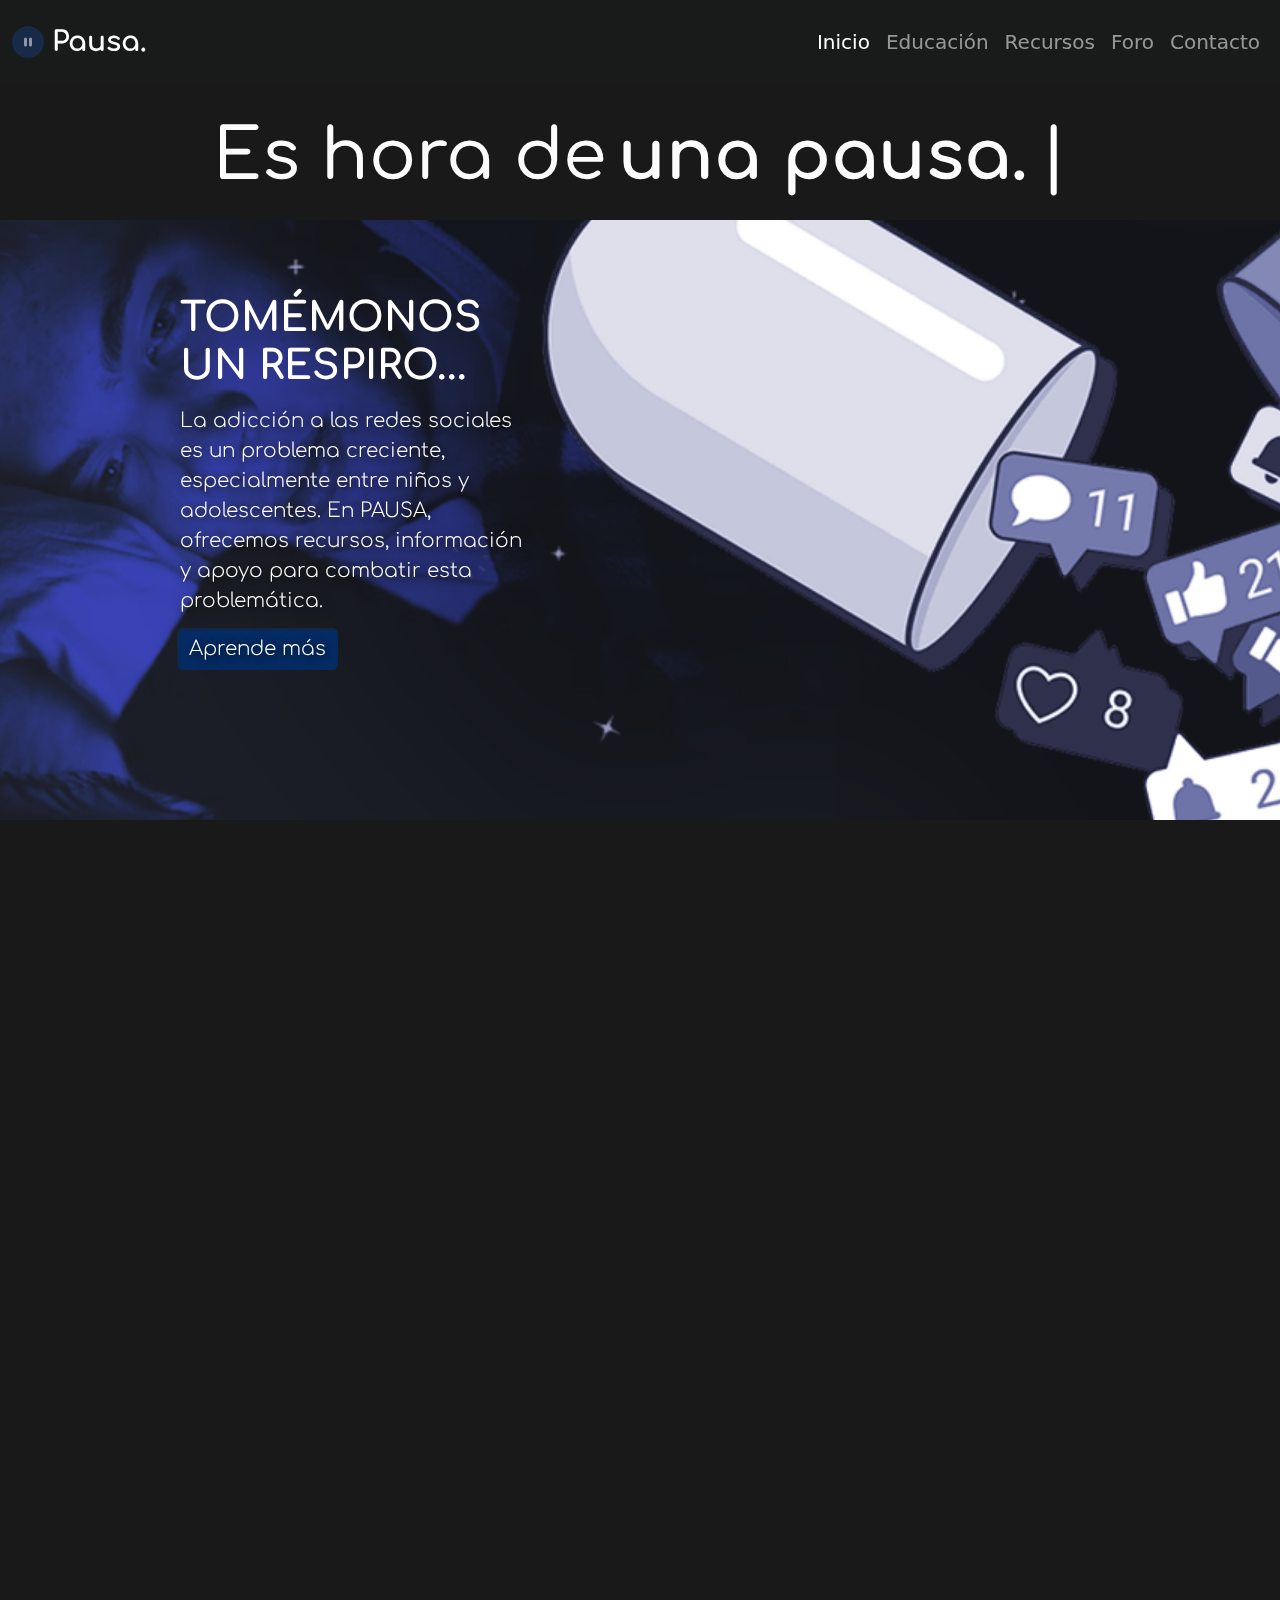
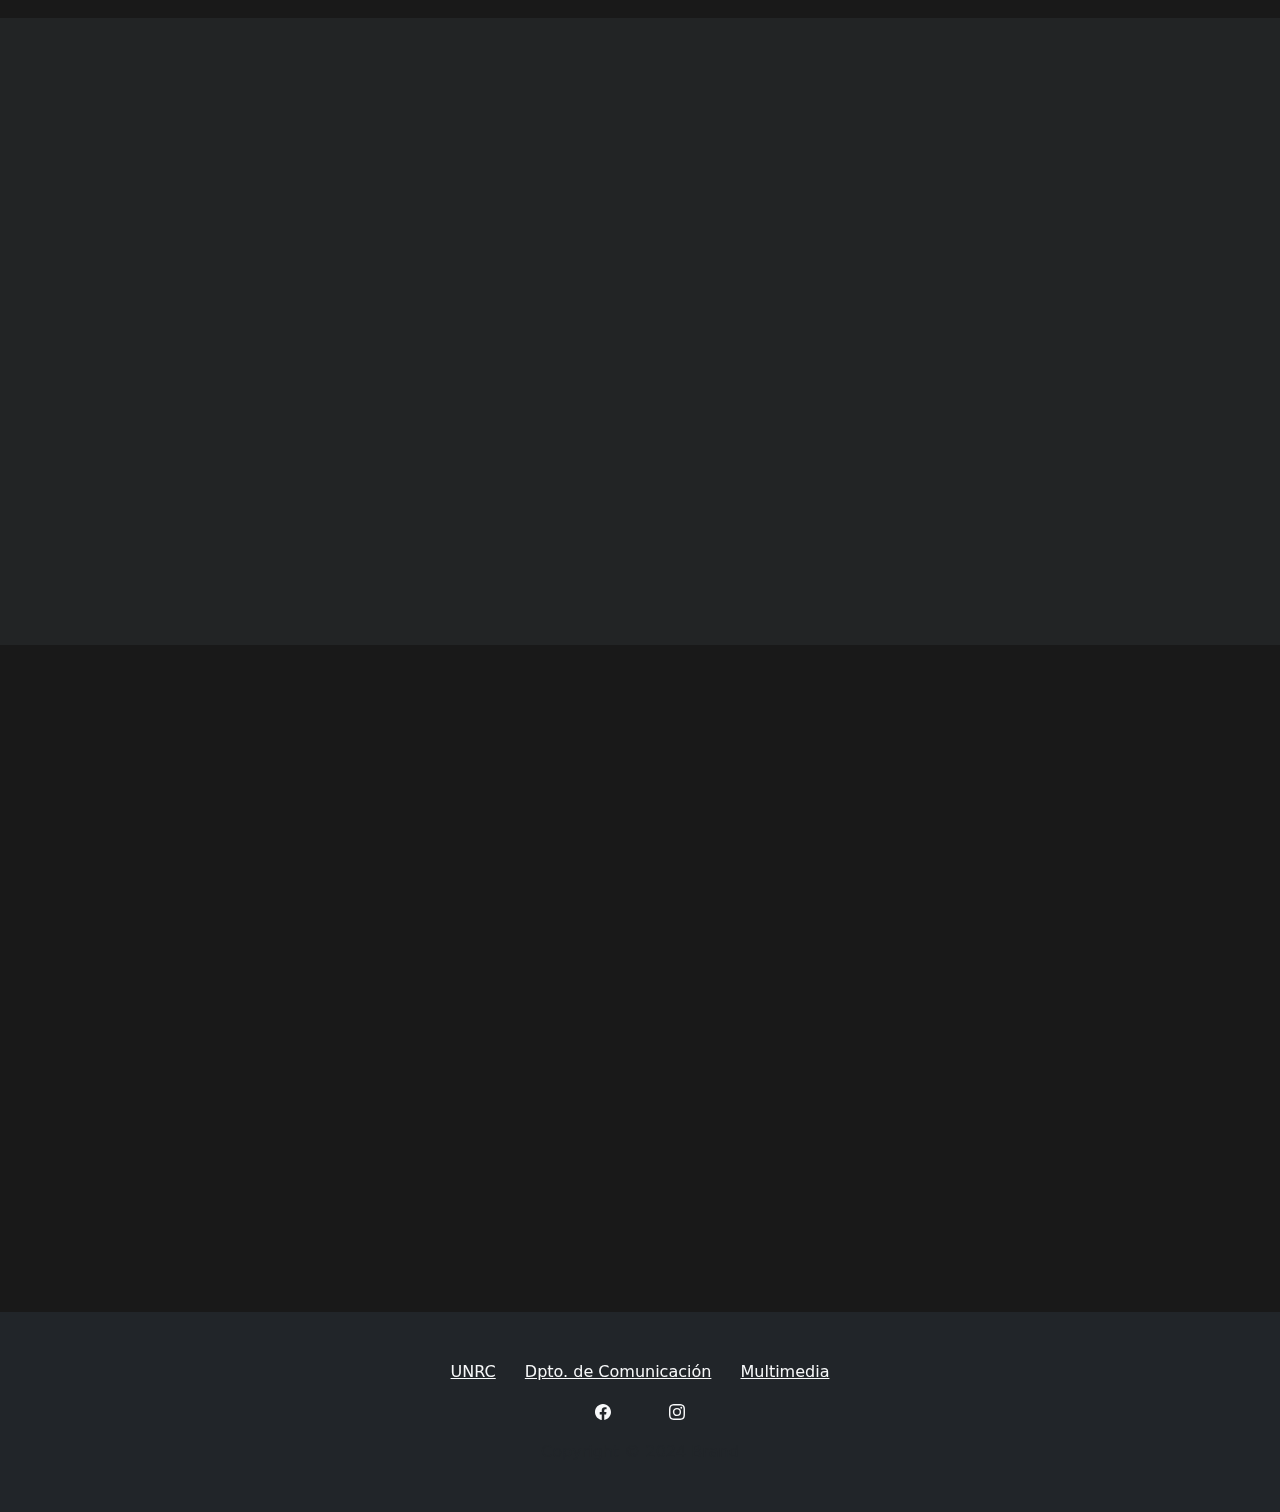
<file: index.html>
<!DOCTYPE html>
<html data-bs-theme="light" lang="en">

<head>
    <meta charset="utf-8">
    <meta name="viewport" content="width=device-width, initial-scale=1.0, shrink-to-fit=no">
    <title>Pausa . Web Pandolfi Nicolas</title>
    <link rel="icon" type="image/png" sizes="128x128" href="assets/img/Favicon.png">
    <link rel="icon" type="image/png" sizes="128x128" href="assets/img/Favicon.png" media="(prefers-color-scheme: dark)">
    <link rel="icon" type="image/png" sizes="128x128" href="assets/img/Favicon.png">
    <link rel="icon" type="image/png" sizes="128x128" href="assets/img/Favicon.png" media="(prefers-color-scheme: dark)">
    <link rel="icon" type="image/png" sizes="128x128" href="assets/img/Favicon.png">
    <link rel="icon" type="image/png" sizes="128x128" href="assets/img/Favicon.png">
    <link rel="icon" type="image/png" sizes="128x128" href="assets/img/Favicon.png">
    <link rel="stylesheet" href="assets/bootstrap/css/bootstrap.min.css">
    <link rel="stylesheet" href="https://fonts.googleapis.com/css?family=Arvo&amp;display=swap">
    <link rel="stylesheet" href="https://fonts.googleapis.com/css?family=Comfortaa&amp;display=swap">
    <link rel="stylesheet" href="https://fonts.googleapis.com/css?family=Inconsolata&amp;display=swap">
    <link rel="stylesheet" href="https://fonts.googleapis.com/css?family=Plus+Jakarta+Sans&amp;display=swap">
    <link rel="stylesheet" href="assets/fonts/fontawesome-all.min.css">
    <link rel="stylesheet" href="assets/css/aos.min.css">
    <link rel="stylesheet" href="assets/css/animated-services.css">
    <link rel="stylesheet" href="assets/css/Animated-Typing-With-Blinking.css">
    <link rel="stylesheet" href="assets/css/Community-ChatComments.css">
    <link rel="stylesheet" href="assets/css/Forum---Thread-listing-forum.css">
    <link rel="stylesheet" href="assets/css/Forum---Thread-listing.css">
    <link rel="stylesheet" href="assets/css/Hero-Carousel-images.css">
    <link rel="stylesheet" href="assets/css/Ludens---Custom-Code-Google-Map-just-the-iframe.css">
    <link rel="stylesheet" href="assets/css/Navbar-Right-Links-Dark-icons.css">
    <link rel="stylesheet" href="assets/css/Responsive-YouTube-Video-Section-Dark-Centered.css">
    <link rel="stylesheet" href="assets/css/Testimonial-Slider-9-1.css">
    <link rel="stylesheet" href="assets/css/Testimonial-Slider-9.css">
</head>

<body style="color: var(--bs-body-bg);background: rgb(25,25,25);">
    <nav class="navbar navbar-expand bg-dark bg-opacity-10 fs-5 fw-lighter py-3 navbar-dark" style="color: var(--bs-body-bg);">
        <div class="container-fluid"><a class="navbar-brand fs-3 fw-bold d-flex align-items-center" href="index.html"><span class="bs-icon-sm bs-icon-circle bs-icon-primary-light d-flex justify-content-center align-items-center me-2 bs-icon"><svg xmlns="http://www.w3.org/2000/svg" width="1em" height="1em" fill="currentColor" viewBox="0 0 16 16" class="bi bi-pause-fill text-white-50">
                        <path d="M5.5 3.5A1.5 1.5 0 0 1 7 5v6a1.5 1.5 0 0 1-3 0V5a1.5 1.5 0 0 1 1.5-1.5m5 0A1.5 1.5 0 0 1 12 5v6a1.5 1.5 0 0 1-3 0V5a1.5 1.5 0 0 1 1.5-1.5"></path>
                    </svg></span><span style="font-family: Comfortaa, serif;">Pausa.</span></a><button data-bs-toggle="collapse" class="navbar-toggler" data-bs-target="#navcol-5"><span class="visually-hidden">Toggle navigation</span><span class="navbar-toggler-icon"></span></button>
            <div class="collapse navbar-collapse" id="navcol-5">
                <ul class="navbar-nav ms-auto">
                    <li class="nav-item"><a class="nav-link active" href="index.html">Inicio</a></li>
                    <li class="nav-item"><a class="nav-link" href="Educacion.html">Educación</a></li>
                    <li class="nav-item"><a class="nav-link" href="Recursos.html">Recursos</a></li>
                    <li class="nav-item"><a class="nav-link" href="Foro.html">Foro</a></li>
                    <li class="nav-item"><a class="nav-link" href="Contacto.html">Contacto</a></li>
                </ul>
            </div>
        </div>
    </nav>
    <div class="text-nowrap d-flex justify-content-center align-items-center animated-text noSelect" data-aos="fade" data-aos-duration="1100" data-aos-delay="200" style="background: rgba(255,255,255,0);border-style: none;margin-top: 16px;width: 50%;margin-right: auto;margin-left: auto;font-family: Comfortaa, serif;text-align: center;color: var(--bs-light-bg-subtle);"><div class="caption v-middle text-center">
    <h1 class="cd-headline clip">
        <span class="blc">Es hora de</span>
        <span class="cd-words-wrapper">
          <b class="is-visible">una pausa.</b>
          <b>Busca ayuda.</b>
          <b>No estás solo.</b>
        </span>
        <span class="blinking">|</span>
    </h1>
</div></div>
    <section>
        <div data-bss-parallax-bg="true" style="height: 600px;background: url(&quot;assets/img/Portada.png&quot;) center / cover;">
            <div class="container h-100">
                <div class="row h-100">
                    <div class="col-md-6 text-center text-md-start d-flex d-sm-flex d-md-flex justify-content-center align-items-center justify-content-md-start align-items-md-center justify-content-xl-center">
                        <div style="max-width: 350px;">
                            <h1 class="text-uppercase fw-bold" data-aos="fade-up" data-aos-duration="500" style="font-family: Comfortaa, serif;">Tomémonos un respiro...</h1>
                            <p class="fs-5 fw-light my-3" data-aos="fade-up" data-aos-duration="500" data-aos-delay="200" style="font-weight: bold;text-shadow: 2px 2px 13px var(--bs-emphasis-color);font-family: Comfortaa, serif;">La adicción a las redes sociales es un problema creciente, especialmente entre niños y adolescentes. En PAUSA, ofrecemos recursos, información y apoyo para combatir esta problemática.<br><a class="btn btn-primary fs-5 fw-light" role="button" data-aos="fade-up" data-aos-duration="500" data-aos-delay="400" style="color: var(--bs-btn-disabled-color);background: var(--bs-primary-text-emphasis);border-style: hidden;border-color: var(--bs-btn-color);box-shadow: inset 1px 1px 3px 0px var(--bs-body-color);padding-left: 12px;margin-top: 12px;margin-left: -3px;" href="Educacion.html">Aprende más</a>
                            <div class="btn-group" role="group"></div><br></p>
                        </div>
                    </div>
                </div>
            </div>
        </div>
    </section>
    <section data-aos="fade-up" data-aos-duration="500" id="services" class="services" style="color: var(--bs-body-bg);background: var(--bs-secondary-color);font-family: Comfortaa, serif;">
        <div class="container-md section-title">
            <div class="text-center">
                <h5 class="d-inline-block justify-content-lg-center" data-aos="fade" style="width: 481px;margin-left: 0px;border-radius: 30px;padding: 5px;color: var(--bs-body-color);font-size: 18px;background: var(--bs-primary-bg-subtle);font-family: Comfortaa, serif;margin-bottom: 27px;margin-top: 38px;font-weight: bold;">¿QUIÉNES SOMOS Y QUÉ PROPONEMOS?</h5>
                <h2 data-aos="fade" style="color: #75aadb;font-family: Comfortaa, serif;">Pausa y reflexiona sobre tu relación con las redes sociales.</h2>
                <p class="d-inline-block" data-aos="fade" style="width: 72%;font-family: Comfortaa, serif;padding-left: 0px;margin-bottom: 40px;padding-top: 0px;">PAUSA es un sitio web dedicado a concienciar y proporcionar recursos sobre la adicción a las redes sociales, especialmente en niños y adolescentes. Nuestro objetivo es ofrecer información, estrategias y apoyo para promover un uso saludable de la tecnología y proteger el bienestar emocional y académico de los jóvenes.</p>
            </div>
            <div class="row">
                <div class="col-12 text-center col-md-6 col-lg-3 d-flex align-items-stretch mb-5 mb-lg-0">
                    <div class="text-center icon-box" style="color: var(--bs-emphasis-color);background: var(--bs-body-color);box-shadow: 0px 0px 20px var(--bs-emphasis-color);">
                        <div class="icon"><i class="far fa-lightbulb" style="margin-bottom: 15px;color: var(--bs-primary-border-subtle);"></i>
                            <h4 class="title" style="font-family: Comfortaa, serif;color: var(--bs-body-bg);">Educación</h4>
                            <p class="description" style="font-family: Comfortaa, serif;color: var(--bs-body-bg);">Información detallada sobre el uso y la adicción a las redes sociales, adaptada para diferentes grupos de edad y roles en la familia.</p>
                        </div><a class="btn btn-primary" role="button" href="Educacion.html" style="color: var(--bs-btn-disabled-color);background: var(--bs-gray-700);border-color: var(--bs-secondary-color);margin-top: -2px;">Ir</a>
                    </div>
                </div>
                <div class="col-12 col-md-6 col-lg-3 d-flex align-items-stretch mb-5 mb-lg-0">
                    <div class="icon-box" style="box-shadow: 0px 0px 20px var(--bs-emphasis-color);background: var(--bs-body-color);">
                        <div class="icon"><i class="far fa-object-ungroup" style="margin-bottom: 15px;"></i>
                            <h4 class="title" style="font-family: Comfortaa, serif;">Recursos</h4>
                        </div>
                        <p class="description">Ofrecemos guías, consejos y herramientas para un uso saludable de las redes sociales. Una sección repleta de ayuda y tips para ayudarte.</p><a class="btn btn-primary" role="button" href="Recursos.html" style="color: var(--bs-btn-disabled-color);background: var(--bs-gray-700);border-color: var(--bs-secondary-color);margin-top: 17px;">Ir</a>
                    </div>
                </div>
                <div class="col-12 col-md-6 col-lg-3 d-flex align-items-stretch mb-5 mb-lg-0">
                    <div class="icon-box" style="box-shadow: 0px 0px 20px var(--bs-emphasis-color);background: var(--bs-body-color);">
                        <div class="icon"><i class="far fa-comment-dots" style="margin-bottom: 15px;"></i>
                            <h4 class="title">Foro</h4>
                            <p class="description">Espacio para que los usuarios compartan experiencias y hagan preguntas. Espacio monitoreado por profesionales.</p>
                        </div><a class="btn btn-primary" role="button" href="Foro.html" style="color: var(--bs-btn-disabled-color);background: var(--bs-gray-700);border-color: var(--bs-secondary-color);">Ir</a>
                    </div>
                </div>
                <div class="col-12 col-md-6 col-lg-3 d-flex align-items-stretch mb-5 mb-lg-0">
                    <div class="icon-box" style="background: var(--bs-body-color);box-shadow: 0px 0px 20px var(--bs-emphasis-color);">
                        <div class="icon"><i class="far fa-map" style="margin-bottom: 15px;"></i>
                            <h4 class="title">Contacto</h4>
                            <p class="description">Información de contacto y redes de ayuda, incluyendo cómo conectarse con profesionales y centros de salud psicoterapéutica.</p>
                        </div><a class="btn btn-primary" role="button" href="Contacto.html" style="color: var(--bs-btn-disabled-color);background: var(--bs-gray-700);border-color: var(--bs-secondary-color);">Ir</a>
                    </div>
                </div>
            </div>
        </div>
    </section>
    <section class="clean-block clean-info dark">
        <div class="container">
            <div class="videoWrapper"><iframe allowfullscreen="" frameborder="0" src="https://www.youtube.com/embed/uNrdrMAXGUo" data-aos="zoom-in" data-aos-duration="500" class="embed-responsive-item" width="100%" height="auto"></iframe></div>
        </div>
    </section>
    <section data-aos="fade" class="py-4 py-xl-5" style="font-family: Comfortaa, serif;">
        <div class="container">
            <div class="row mb-5">
                <div class="col-md-8 col-xl-6 text-center mx-auto">
                    <h2>Contactate</h2>
                    <p>Si te interesa más y quieres contactarte con los desarrolladores de la página, ingresa tus datos y nos pondremos en contacto contigo.</p>
                </div>
            </div>
            <div class="row d-flex justify-content-center">
                <div class="col-md-6 col-lg-4 col-xl-4">
                    <div class="d-flex flex-column justify-content-center align-items-start h-100">
                        <div class="d-flex align-items-center p-3">
                            <div class="bs-icon-md bs-icon-rounded bs-icon-primary d-flex flex-shrink-0 justify-content-center align-items-center d-inline-block bs-icon" style="background: var(--bs-primary-border-subtle);"><svg xmlns="http://www.w3.org/2000/svg" width="1em" height="1em" fill="currentColor" viewBox="0 0 16 16" class="bi bi-telephone">
                                    <path d="M3.654 1.328a.678.678 0 0 0-1.015-.063L1.605 2.3c-.483.484-.661 1.169-.45 1.77a17.568 17.568 0 0 0 4.168 6.608 17.569 17.569 0 0 0 6.608 4.168c.601.211 1.286.033 1.77-.45l1.034-1.034a.678.678 0 0 0-.063-1.015l-2.307-1.794a.678.678 0 0 0-.58-.122l-2.19.547a1.745 1.745 0 0 1-1.657-.459L5.482 8.062a1.745 1.745 0 0 1-.46-1.657l.548-2.19a.678.678 0 0 0-.122-.58L3.654 1.328zM1.884.511a1.745 1.745 0 0 1 2.612.163L6.29 2.98c.329.423.445.974.315 1.494l-.547 2.19a.678.678 0 0 0 .178.643l2.457 2.457a.678.678 0 0 0 .644.178l2.189-.547a1.745 1.745 0 0 1 1.494.315l2.306 1.794c.829.645.905 1.87.163 2.611l-1.034 1.034c-.74.74-1.846 1.065-2.877.702a18.634 18.634 0 0 1-7.01-4.42 18.634 18.634 0 0 1-4.42-7.009c-.362-1.03-.037-2.137.703-2.877L1.885.511z"></path>
                                </svg></div>
                            <div class="px-2">
                                <h6 class="mb-0" style="font-weight: bold;">Teléfono</h6>
                                <p class="mb-0">+123456789</p>
                            </div>
                        </div>
                        <div class="d-flex align-items-center p-3">
                            <div class="bs-icon-md bs-icon-rounded bs-icon-primary d-flex flex-shrink-0 justify-content-center align-items-center d-inline-block bs-icon" style="background: var(--bs-primary-border-subtle);"><svg xmlns="http://www.w3.org/2000/svg" width="1em" height="1em" fill="currentColor" viewBox="0 0 16 16" class="bi bi-envelope">
                                    <path d="M0 4a2 2 0 0 1 2-2h12a2 2 0 0 1 2 2v8a2 2 0 0 1-2 2H2a2 2 0 0 1-2-2zm2-1a1 1 0 0 0-1 1v.217l7 4.2 7-4.2V4a1 1 0 0 0-1-1zm13 2.383-4.708 2.825L15 11.105zm-.034 6.876-5.64-3.471L8 9.583l-1.326-.795-5.64 3.47A1 1 0 0 0 2 13h12a1 1 0 0 0 .966-.741M1 11.105l4.708-2.897L1 5.383z"></path>
                                </svg></div>
                            <div class="px-2">
                                <h6 class="mb-0" style="font-weight: bold;">Email</h6>
                                <p class="mb-0">pausa@gmail.com</p>
                            </div>
                        </div>
                        <div class="d-flex align-items-center p-3">
                            <div class="bs-icon-md bs-icon-rounded bs-icon-primary d-flex flex-shrink-0 justify-content-center align-items-center d-inline-block bs-icon" style="background: var(--bs-primary-border-subtle);"><svg xmlns="http://www.w3.org/2000/svg" width="1em" height="1em" fill="currentColor" viewBox="0 0 16 16" class="bi bi-pin">
                                    <path d="M4.146.146A.5.5 0 0 1 4.5 0h7a.5.5 0 0 1 .5.5c0 .68-.342 1.174-.646 1.479-.126.125-.25.224-.354.298v4.431l.078.048c.203.127.476.314.751.555C12.36 7.775 13 8.527 13 9.5a.5.5 0 0 1-.5.5h-4v4.5c0 .276-.224 1.5-.5 1.5s-.5-1.224-.5-1.5V10h-4a.5.5 0 0 1-.5-.5c0-.973.64-1.725 1.17-2.189A5.921 5.921 0 0 1 5 6.708V2.277a2.77 2.77 0 0 1-.354-.298C4.342 1.674 4 1.179 4 .5a.5.5 0 0 1 .146-.354zm1.58 1.408-.002-.001.002.001m-.002-.001.002.001A.5.5 0 0 1 6 2v5a.5.5 0 0 1-.276.447h-.002l-.012.007-.054.03a4.922 4.922 0 0 0-.827.58c-.318.278-.585.596-.725.936h7.792c-.14-.34-.407-.658-.725-.936a4.915 4.915 0 0 0-.881-.61l-.012-.006h-.002A.5.5 0 0 1 10 7V2a.5.5 0 0 1 .295-.458 1.775 1.775 0 0 0 .351-.271c.08-.08.155-.17.214-.271H5.14c.06.1.133.191.214.271a1.78 1.78 0 0 0 .37.282"></path>
                                </svg></div>
                            <div class="px-2">
                                <h6 class="mb-0" style="font-weight: bold;">Ubicación</h6>
                                <p class="mb-0">Río Cuarto, Córdoba</p>
                            </div>
                        </div>
                    </div>
                </div>
                <div class="col-md-6 col-lg-5 col-xl-4">
                    <div>
                        <form class="p-3 p-xl-4" method="post">
                            <div class="mb-3"><input class="form-control" type="text" id="name-1" name="name" placeholder="Nombre"></div>
                            <div class="mb-3"><input class="form-control" type="email" id="email-1" name="email" placeholder="Email"></div>
                            <div class="mb-3"><textarea class="form-control" id="message-1" name="message" rows="6" placeholder="Deja acá tu mensaje"></textarea></div>
                            <div><button class="btn btn-primary d-block w-100" type="button" style="background: var(--bs-primary-border-subtle);color: var(--bs-emphasis-color);margin-right: 60px;padding-right: 12px;margin-left: -2px;">Enviar</button></div>
                        </form>
                    </div>
                </div>
            </div>
        </div>
    </section>
    <footer class="text-center bg-dark">
        <div class="container text-white py-4 py-lg-5">
            <ul class="list-inline">
                <li class="list-inline-item me-4"><a class="link-light" href="https://www.unrc.edu.ar/">UNRC</a></li>
                <li class="list-inline-item me-4"><a class="link-light" href="https://comunicampus.org/">Dpto. de Comunicación</a></li>
                <li class="list-inline-item"><a class="link-light" href="https://cubocampus.github.io/Multimedia/">Multimedia</a></li>
            </ul>
            <ul class="list-inline">
                <li class="list-inline-item me-4"><a href="https://www.facebook.com/comunicampus.org"><svg xmlns="http://www.w3.org/2000/svg" width="1em" height="1em" fill="currentColor" viewBox="0 0 16 16" class="bi bi-facebook text-light">
                            <path d="M16 8.049c0-4.446-3.582-8.05-8-8.05C3.58 0-.002 3.603-.002 8.05c0 4.017 2.926 7.347 6.75 7.951v-5.625h-2.03V8.05H6.75V6.275c0-2.017 1.195-3.131 3.022-3.131.876 0 1.791.157 1.791.157v1.98h-1.009c-.993 0-1.303.621-1.303 1.258v1.51h2.218l-.354 2.326H9.25V16c3.824-.604 6.75-3.934 6.75-7.951"></path>
                        </svg></a></li>
                <li class="list-inline-item me-4"></li>
                <li class="list-inline-item"><a href="https://www.instagram.com/comunicacion.unrc/"><svg xmlns="http://www.w3.org/2000/svg" width="1em" height="1em" fill="currentColor" viewBox="0 0 16 16" class="bi bi-instagram text-light">
                            <path d="M8 0C5.829 0 5.556.01 4.703.048 3.85.088 3.269.222 2.76.42a3.917 3.917 0 0 0-1.417.923A3.927 3.927 0 0 0 .42 2.76C.222 3.268.087 3.85.048 4.7.01 5.555 0 5.827 0 8.001c0 2.172.01 2.444.048 3.297.04.852.174 1.433.372 1.942.205.526.478.972.923 1.417.444.445.89.719 1.416.923.51.198 1.09.333 1.942.372C5.555 15.99 5.827 16 8 16s2.444-.01 3.298-.048c.851-.04 1.434-.174 1.943-.372a3.916 3.916 0 0 0 1.416-.923c.445-.445.718-.891.923-1.417.197-.509.332-1.09.372-1.942C15.99 10.445 16 10.173 16 8s-.01-2.445-.048-3.299c-.04-.851-.175-1.433-.372-1.941a3.926 3.926 0 0 0-.923-1.417A3.911 3.911 0 0 0 13.24.42c-.51-.198-1.092-.333-1.943-.372C10.443.01 10.172 0 7.998 0h.003zm-.717 1.442h.718c2.136 0 2.389.007 3.232.046.78.035 1.204.166 1.486.275.373.145.64.319.92.599.28.28.453.546.598.92.11.281.24.705.275 1.485.039.843.047 1.096.047 3.231s-.008 2.389-.047 3.232c-.035.78-.166 1.203-.275 1.485a2.47 2.47 0 0 1-.599.919c-.28.28-.546.453-.92.598-.28.11-.704.24-1.485.276-.843.038-1.096.047-3.232.047s-2.39-.009-3.233-.047c-.78-.036-1.203-.166-1.485-.276a2.478 2.478 0 0 1-.92-.598 2.48 2.48 0 0 1-.6-.92c-.109-.281-.24-.705-.275-1.485-.038-.843-.046-1.096-.046-3.233 0-2.136.008-2.388.046-3.231.036-.78.166-1.204.276-1.486.145-.373.319-.64.599-.92.28-.28.546-.453.92-.598.282-.11.705-.24 1.485-.276.738-.034 1.024-.044 2.515-.045v.002zm4.988 1.328a.96.96 0 1 0 0 1.92.96.96 0 0 0 0-1.92zm-4.27 1.122a4.109 4.109 0 1 0 0 8.217 4.109 4.109 0 0 0 0-8.217zm0 1.441a2.667 2.667 0 1 1 0 5.334 2.667 2.667 0 0 1 0-5.334"></path>
                        </svg></a></li>
            </ul>
            <p class="text-muted mb-0">Copyright © 2024 Brand</p>
        </div>
    </footer>
    <script src="assets/bootstrap/js/bootstrap.min.js"></script>
    <script src="assets/js/aos.min.js"></script>
    <script src="assets/js/bs-init.js"></script>
    <script src="assets/js/Animated-Typing-With-Blinking-Animated-Type-Heading.js"></script>
    <script src="assets/js/Testimonial-Slider-9.js"></script>
</body>

</html>
</file>
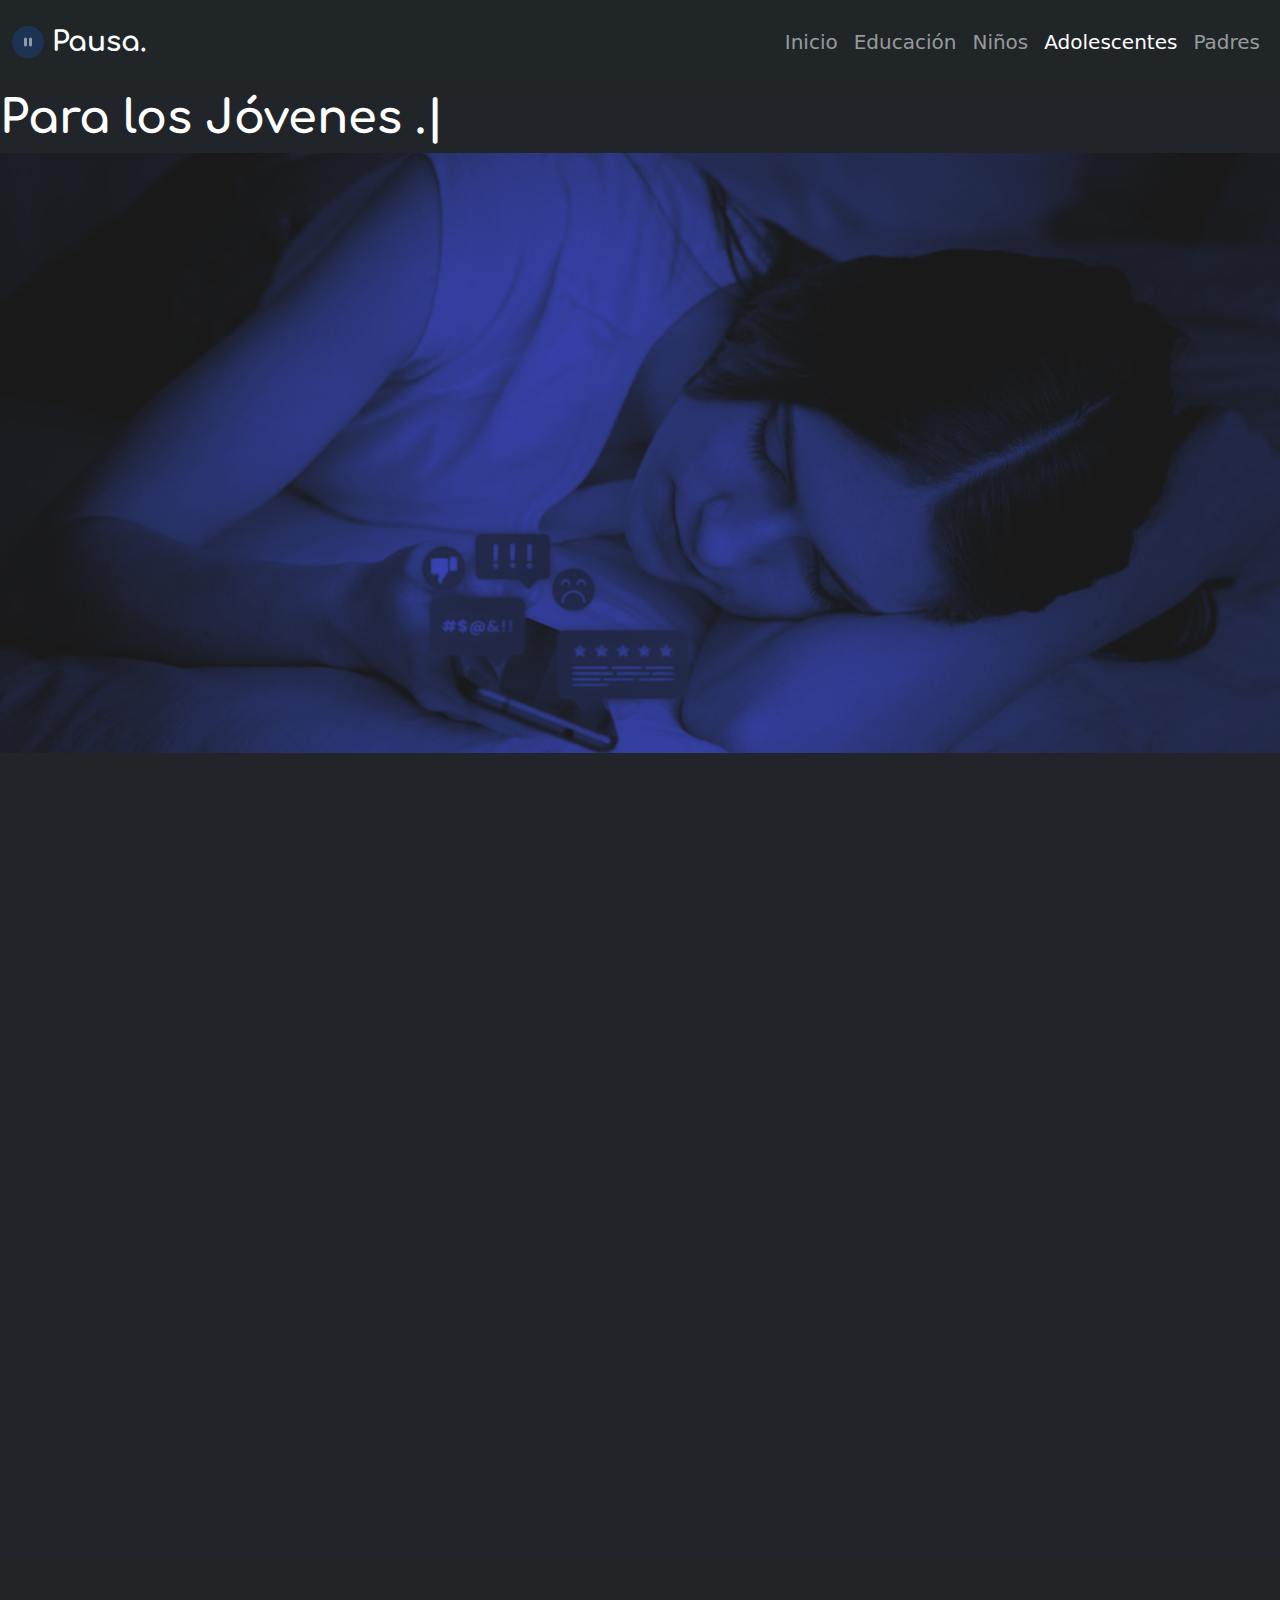
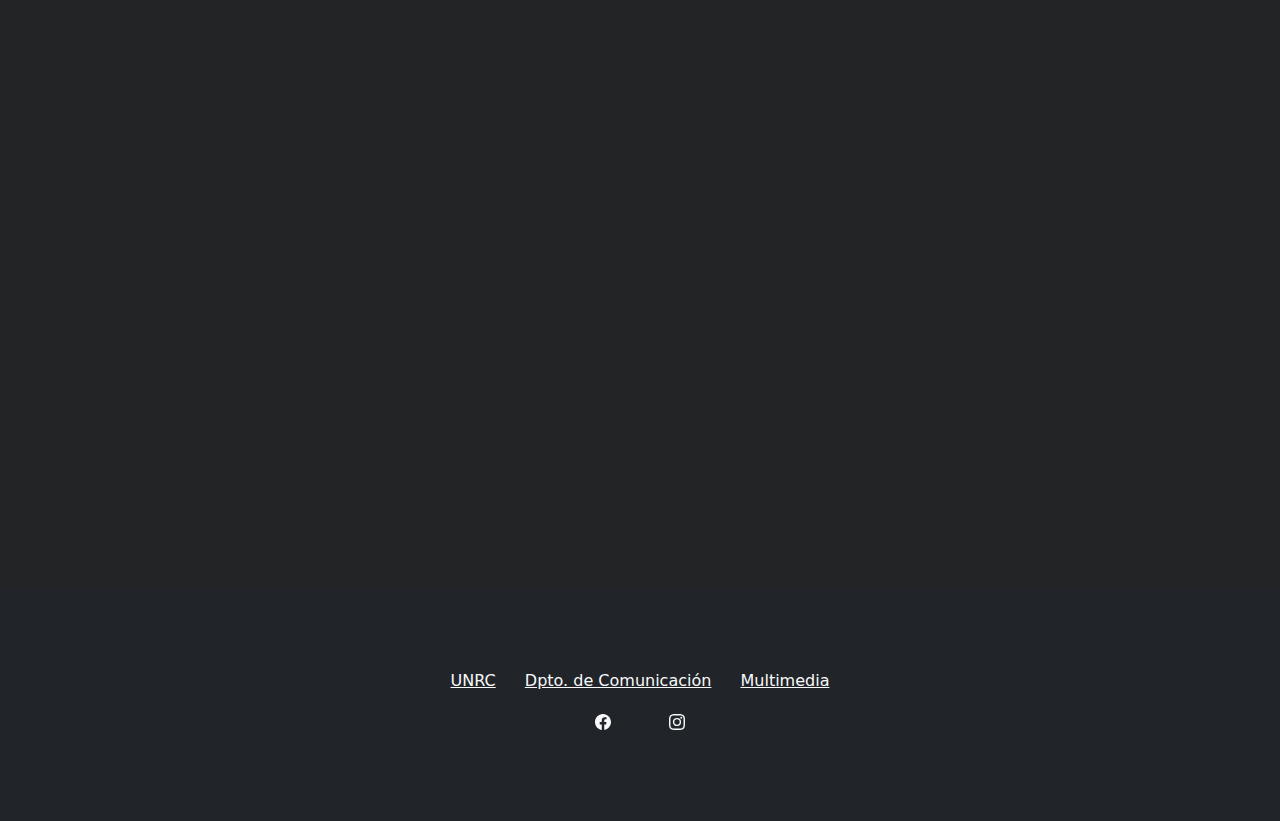
<file: Adolescentes.html>
<!DOCTYPE html>
<html data-bs-theme="light" lang="en">

<head>
    <meta charset="utf-8">
    <meta name="viewport" content="width=device-width, initial-scale=1.0, shrink-to-fit=no">
    <title>Pausa . Web Pandolfi Nicolas</title>
    <link rel="icon" type="image/png" sizes="128x128" href="assets/img/Favicon.png">
    <link rel="icon" type="image/png" sizes="128x128" href="assets/img/Favicon.png" media="(prefers-color-scheme: dark)">
    <link rel="icon" type="image/png" sizes="128x128" href="assets/img/Favicon.png">
    <link rel="icon" type="image/png" sizes="128x128" href="assets/img/Favicon.png" media="(prefers-color-scheme: dark)">
    <link rel="icon" type="image/png" sizes="128x128" href="assets/img/Favicon.png">
    <link rel="icon" type="image/png" sizes="128x128" href="assets/img/Favicon.png">
    <link rel="icon" type="image/png" sizes="128x128" href="assets/img/Favicon.png">
    <link rel="stylesheet" href="assets/bootstrap/css/bootstrap.min.css">
    <link rel="stylesheet" href="https://fonts.googleapis.com/css?family=Arvo&amp;display=swap">
    <link rel="stylesheet" href="https://fonts.googleapis.com/css?family=Comfortaa&amp;display=swap">
    <link rel="stylesheet" href="https://fonts.googleapis.com/css?family=Inconsolata&amp;display=swap">
    <link rel="stylesheet" href="https://fonts.googleapis.com/css?family=Plus+Jakarta+Sans&amp;display=swap">
    <link rel="stylesheet" href="assets/css/aos.min.css">
    <link rel="stylesheet" href="assets/css/animated-services.css">
    <link rel="stylesheet" href="assets/css/Animated-Typing-With-Blinking.css">
    <link rel="stylesheet" href="assets/css/Community-ChatComments.css">
    <link rel="stylesheet" href="assets/css/Forum---Thread-listing-forum.css">
    <link rel="stylesheet" href="assets/css/Forum---Thread-listing.css">
    <link rel="stylesheet" href="assets/css/Hero-Carousel-images.css">
    <link rel="stylesheet" href="assets/css/Ludens---Custom-Code-Google-Map-just-the-iframe.css">
    <link rel="stylesheet" href="assets/css/Navbar-Right-Links-Dark-icons.css">
    <link rel="stylesheet" href="assets/css/Responsive-YouTube-Video-Section-Dark-Centered.css">
    <link rel="stylesheet" href="assets/css/Testimonial-Slider-9-1.css">
    <link rel="stylesheet" href="assets/css/Testimonial-Slider-9.css">
</head>

<body style="background: var(--bs-body-color);">
    <nav class="navbar navbar-expand bg-dark bg-opacity-10 fs-5 fw-lighter py-3 navbar-dark" style="color: var(--bs-body-bg);">
        <div class="container-fluid"><a class="navbar-brand fs-3 fw-bold d-flex align-items-center" href="index.html"><span class="bs-icon-sm bs-icon-circle bs-icon-primary-light d-flex justify-content-center align-items-center me-2 bs-icon"><svg xmlns="http://www.w3.org/2000/svg" width="1em" height="1em" fill="currentColor" viewBox="0 0 16 16" class="bi bi-pause-fill text-white-50">
                        <path d="M5.5 3.5A1.5 1.5 0 0 1 7 5v6a1.5 1.5 0 0 1-3 0V5a1.5 1.5 0 0 1 1.5-1.5m5 0A1.5 1.5 0 0 1 12 5v6a1.5 1.5 0 0 1-3 0V5a1.5 1.5 0 0 1 1.5-1.5"></path>
                    </svg></span><span style="font-family: Comfortaa, serif;">Pausa.</span></a><button data-bs-toggle="collapse" class="navbar-toggler" data-bs-target="#navcol-1"><span class="visually-hidden">Toggle navigation</span><span class="navbar-toggler-icon"></span></button>
            <div class="collapse navbar-collapse" id="navcol-1">
                <ul class="navbar-nav ms-auto">
                    <li class="nav-item"><a class="nav-link" href="index.html">Inicio</a></li>
                    <li class="nav-item"><a class="nav-link" href="Educacion.html">Educación</a></li>
                    <li class="nav-item"><a class="nav-link" href="Niños.html">Niños</a></li>
                    <li class="nav-item"><a class="nav-link active" href="Adolescentes.html">Adolescentes</a></li>
                    <li class="nav-item"><a class="nav-link" href="Padres.html">Padres</a></li>
                </ul>
            </div>
        </div>
    </nav><strong class="text-center d-xxl-flex justify-content-xxl-center align-items-xxl-center" data-aos="fade" data-aos-duration="1100" data-aos-delay="200" style="text-align: center;font-size: 46px;color: var(--bs-body-bg);font-family: Comfortaa, serif;margin-bottom: 22px;margin-top: 22px;">Para los Jóvenes .|</strong>
    <section style="font-family: Comfortaa, serif;">
        <div style="height: 600px;background: url(&quot;assets/img/Niño.png&quot;) center / cover;"></div>
    </section>
    <div class="container text-white border rounded border-0 p-4 p-lg-5 py-4 py-xl-5" data-aos="fade" style="background: var(--bs-secondary-color);font-family: Comfortaa, serif;box-shadow: 0px 0px 20px var(--bs-emphasis-color);margin-top: 38px;margin-bottom: 44px;">
        <div class="row mb-5">
            <div class="col-md-8 col-xl-10 text-center mx-auto">
                <h2 class="text-white border rounded-pill border-0" style="background: var(--bs-primary-text-emphasis);font-weight: bold;border-style: none;box-shadow: 0px 0px 20px var(--bs-emphasis-color);margin: 23px;padding: 8px;">Efectos de la adicción a las redes sociales en la salud mental y el rendimiento escolar</h2>
                <p class="w-lg-50">La adicción a las redes sociales puede causar problemas como ansiedad, depresión, y trastornos del sueño. También puede distraerte de tus estudios, causando bajas calificaciones.&nbsp; Los adolescentes entenderán los riesgos y consecuencias de un uso excesivo de redes sociales.</p>
            </div>
        </div>
        <h2 class="text-white border rounded-pill border-0" style="background: var(--bs-primary-text-emphasis);font-weight: bold;border-style: none;box-shadow: 0px 0px 20px var(--bs-emphasis-color);margin: 23px;padding: 8px;text-align: center;">Consejos para mantener un uso saludable y equilibrado</h2>
        <div class="row gy-4 row-cols-1 row-cols-md-2 row-cols-xl-3">
            <div class="col">
                <div class="d-flex">
                    <div class="bs-icon-sm bs-icon-rounded bs-icon-semi-white text-primary d-flex flex-shrink-0 justify-content-center align-items-center d-inline-block mb-3 bs-icon"><svg xmlns="http://www.w3.org/2000/svg" width="1em" height="1em" viewBox="0 0 24 24" stroke-width="2" stroke="currentColor" fill="none" stroke-linecap="round" stroke-linejoin="round" class="icon icon-tabler icon-tabler-activity" style="color: var(--bs-primary-text-emphasis);">
                            <path stroke="none" d="M0 0h24v24H0z" fill="none"></path>
                            <path d="M3 12h4l3 8l4 -16l3 8h4"></path>
                        </svg></div>
                    <div class="px-3">
                        <h4 class="text-white" style="font-weight: bold;">Limita el tiempo en redes sociales a una hora al día.</h4>
                    </div>
                </div>
            </div>
            <div class="col">
                <div class="d-flex">
                    <div class="bs-icon-sm bs-icon-rounded bs-icon-semi-white text-primary d-flex flex-shrink-0 justify-content-center align-items-center d-inline-block mb-3 bs-icon"><svg xmlns="http://www.w3.org/2000/svg" width="1em" height="1em" fill="currentColor" viewBox="0 0 16 16" class="bi bi-brightness-alt-low" style="color: var(--bs-primary-text-emphasis);">
                            <path d="M8.5 5.5a.5.5 0 1 1-1 0 .5.5 0 0 1 1 0m5 6a.5.5 0 1 1 0-1 .5.5 0 0 1 0 1M2 11a.5.5 0 1 0 1 0 .5.5 0 0 0-1 0m10.243-3.536a.5.5 0 1 1-.707-.707.5.5 0 0 1 .707.707m-8.486-.707a.5.5 0 1 0 .707.707.5.5 0 0 0-.707-.707M8 7a4 4 0 0 0-4 4 .5.5 0 0 0 .5.5h7a.5.5 0 0 0 .5-.5 4 4 0 0 0-4-4m0 1a3 3 0 0 1 2.959 2.5H5.04A3 3 0 0 1 8 8"></path>
                        </svg></div>
                    <div class="px-3">
                        <h4 class="text-white" style="font-weight: bold;">Establece momentos del día sin dispositivos, como durante las comidas o antes de dormir.</h4>
                    </div>
                </div>
            </div>
            <div class="col">
                <div class="d-flex">
                    <div class="bs-icon-sm bs-icon-rounded bs-icon-semi-white text-primary d-flex flex-shrink-0 justify-content-center align-items-center d-inline-block mb-3 bs-icon"><svg xmlns="http://www.w3.org/2000/svg" width="1em" height="1em" fill="currentColor" viewBox="0 0 16 16" class="bi bi-people" style="color: var(--bs-primary-text-emphasis);">
                            <path d="M15 14s1 0 1-1-1-4-5-4-5 3-5 4 1 1 1 1zm-7.978-1A.261.261 0 0 1 7 12.996c.001-.264.167-1.03.76-1.72C8.312 10.629 9.282 10 11 10c1.717 0 2.687.63 3.24 1.276.593.69.758 1.457.76 1.72l-.008.002a.274.274 0 0 1-.014.002H7.022ZM11 7a2 2 0 1 0 0-4 2 2 0 0 0 0 4m3-2a3 3 0 1 1-6 0 3 3 0 0 1 6 0M6.936 9.28a5.88 5.88 0 0 0-1.23-.247A7.35 7.35 0 0 0 5 9c-4 0-5 3-5 4 0 .667.333 1 1 1h4.216A2.238 2.238 0 0 1 5 13c0-1.01.377-2.042 1.09-2.904.243-.294.526-.569.846-.816M4.92 10A5.493 5.493 0 0 0 4 13H1c0-.26.164-1.03.76-1.724.545-.636 1.492-1.256 3.16-1.275ZM1.5 5.5a3 3 0 1 1 6 0 3 3 0 0 1-6 0m3-2a2 2 0 1 0 0 4 2 2 0 0 0 0-4"></path>
                        </svg></div>
                    <div class="px-3">
                        <h4 class="text-white" style="font-weight: bold;">Enfócate en actividades que te apasionen, como deportes, música o arte.</h4>
                    </div>
                </div>
            </div>
            <div class="col">
                <div class="d-flex"></div>
            </div>
            <div class="col">
                <div class="d-flex"></div>
            </div>
        </div>
        <h2 class="text-white border rounded-pill border-0" style="background: var(--bs-primary-text-emphasis);font-weight: bold;border-style: none;box-shadow: 0px 0px 20px var(--bs-emphasis-color);margin: 23px;padding: 8px;text-align: center;">Mira el siguiente video y reflexiona...</h2>
    </div>
    <section class="clean-block clean-info dark">
        <div class="container">
            <div class="videoWrapper"><iframe allowfullscreen="" frameborder="0" src="https://www.youtube.com/embed/8n4hLzBunhA" data-aos="fade" class="embed-responsive-item" width="100%" height="auto" style="margin-top: -13px;"></iframe></div>
        </div>
    </section>
    <section class="clean-block clean-info dark" style="background: var(--bs-secondary-color);border-style: none;margin-top: 34px;"></section>
    <footer class="text-center bg-dark">
        <div class="container text-white py-4 py-lg-5">
            <ul class="list-inline">
                <li class="list-inline-item me-4"><a class="link-light" href="https://www.unrc.edu.ar/">UNRC</a></li>
                <li class="list-inline-item me-4"><a class="link-light" href="https://comunicampus.org/">Dpto. de Comunicación</a></li>
                <li class="list-inline-item"><a class="link-light" href="https://cubocampus.github.io/Multimedia/">Multimedia</a></li>
            </ul>
            <ul class="list-inline">
                <li class="list-inline-item me-4"><a href="https://www.facebook.com/comunicampus.org"><svg xmlns="http://www.w3.org/2000/svg" width="1em" height="1em" fill="currentColor" viewBox="0 0 16 16" class="bi bi-facebook text-light">
                            <path d="M16 8.049c0-4.446-3.582-8.05-8-8.05C3.58 0-.002 3.603-.002 8.05c0 4.017 2.926 7.347 6.75 7.951v-5.625h-2.03V8.05H6.75V6.275c0-2.017 1.195-3.131 3.022-3.131.876 0 1.791.157 1.791.157v1.98h-1.009c-.993 0-1.303.621-1.303 1.258v1.51h2.218l-.354 2.326H9.25V16c3.824-.604 6.75-3.934 6.75-7.951"></path>
                        </svg></a></li>
                <li class="list-inline-item me-4"></li>
                <li class="list-inline-item"><a href="https://www.instagram.com/comunicacion.unrc/"><svg xmlns="http://www.w3.org/2000/svg" width="1em" height="1em" fill="currentColor" viewBox="0 0 16 16" class="bi bi-instagram text-light">
                            <path d="M8 0C5.829 0 5.556.01 4.703.048 3.85.088 3.269.222 2.76.42a3.917 3.917 0 0 0-1.417.923A3.927 3.927 0 0 0 .42 2.76C.222 3.268.087 3.85.048 4.7.01 5.555 0 5.827 0 8.001c0 2.172.01 2.444.048 3.297.04.852.174 1.433.372 1.942.205.526.478.972.923 1.417.444.445.89.719 1.416.923.51.198 1.09.333 1.942.372C5.555 15.99 5.827 16 8 16s2.444-.01 3.298-.048c.851-.04 1.434-.174 1.943-.372a3.916 3.916 0 0 0 1.416-.923c.445-.445.718-.891.923-1.417.197-.509.332-1.09.372-1.942C15.99 10.445 16 10.173 16 8s-.01-2.445-.048-3.299c-.04-.851-.175-1.433-.372-1.941a3.926 3.926 0 0 0-.923-1.417A3.911 3.911 0 0 0 13.24.42c-.51-.198-1.092-.333-1.943-.372C10.443.01 10.172 0 7.998 0h.003zm-.717 1.442h.718c2.136 0 2.389.007 3.232.046.78.035 1.204.166 1.486.275.373.145.64.319.92.599.28.28.453.546.598.92.11.281.24.705.275 1.485.039.843.047 1.096.047 3.231s-.008 2.389-.047 3.232c-.035.78-.166 1.203-.275 1.485a2.47 2.47 0 0 1-.599.919c-.28.28-.546.453-.92.598-.28.11-.704.24-1.485.276-.843.038-1.096.047-3.232.047s-2.39-.009-3.233-.047c-.78-.036-1.203-.166-1.485-.276a2.478 2.478 0 0 1-.92-.598 2.48 2.48 0 0 1-.6-.92c-.109-.281-.24-.705-.275-1.485-.038-.843-.046-1.096-.046-3.233 0-2.136.008-2.388.046-3.231.036-.78.166-1.204.276-1.486.145-.373.319-.64.599-.92.28-.28.546-.453.92-.598.282-.11.705-.24 1.485-.276.738-.034 1.024-.044 2.515-.045v.002zm4.988 1.328a.96.96 0 1 0 0 1.92.96.96 0 0 0 0-1.92zm-4.27 1.122a4.109 4.109 0 1 0 0 8.217 4.109 4.109 0 0 0 0-8.217zm0 1.441a2.667 2.667 0 1 1 0 5.334 2.667 2.667 0 0 1 0-5.334"></path>
                        </svg></a></li>
            </ul>
            <p class="text-muted mb-0">Copyright © 2024 Brand</p>
        </div>
    </footer>
    <script src="assets/bootstrap/js/bootstrap.min.js"></script>
    <script src="assets/js/aos.min.js"></script>
    <script src="assets/js/bs-init.js"></script>
    <script src="assets/js/Animated-Typing-With-Blinking-Animated-Type-Heading.js"></script>
    <script src="assets/js/Testimonial-Slider-9.js"></script>
</body>

</html>
</file>
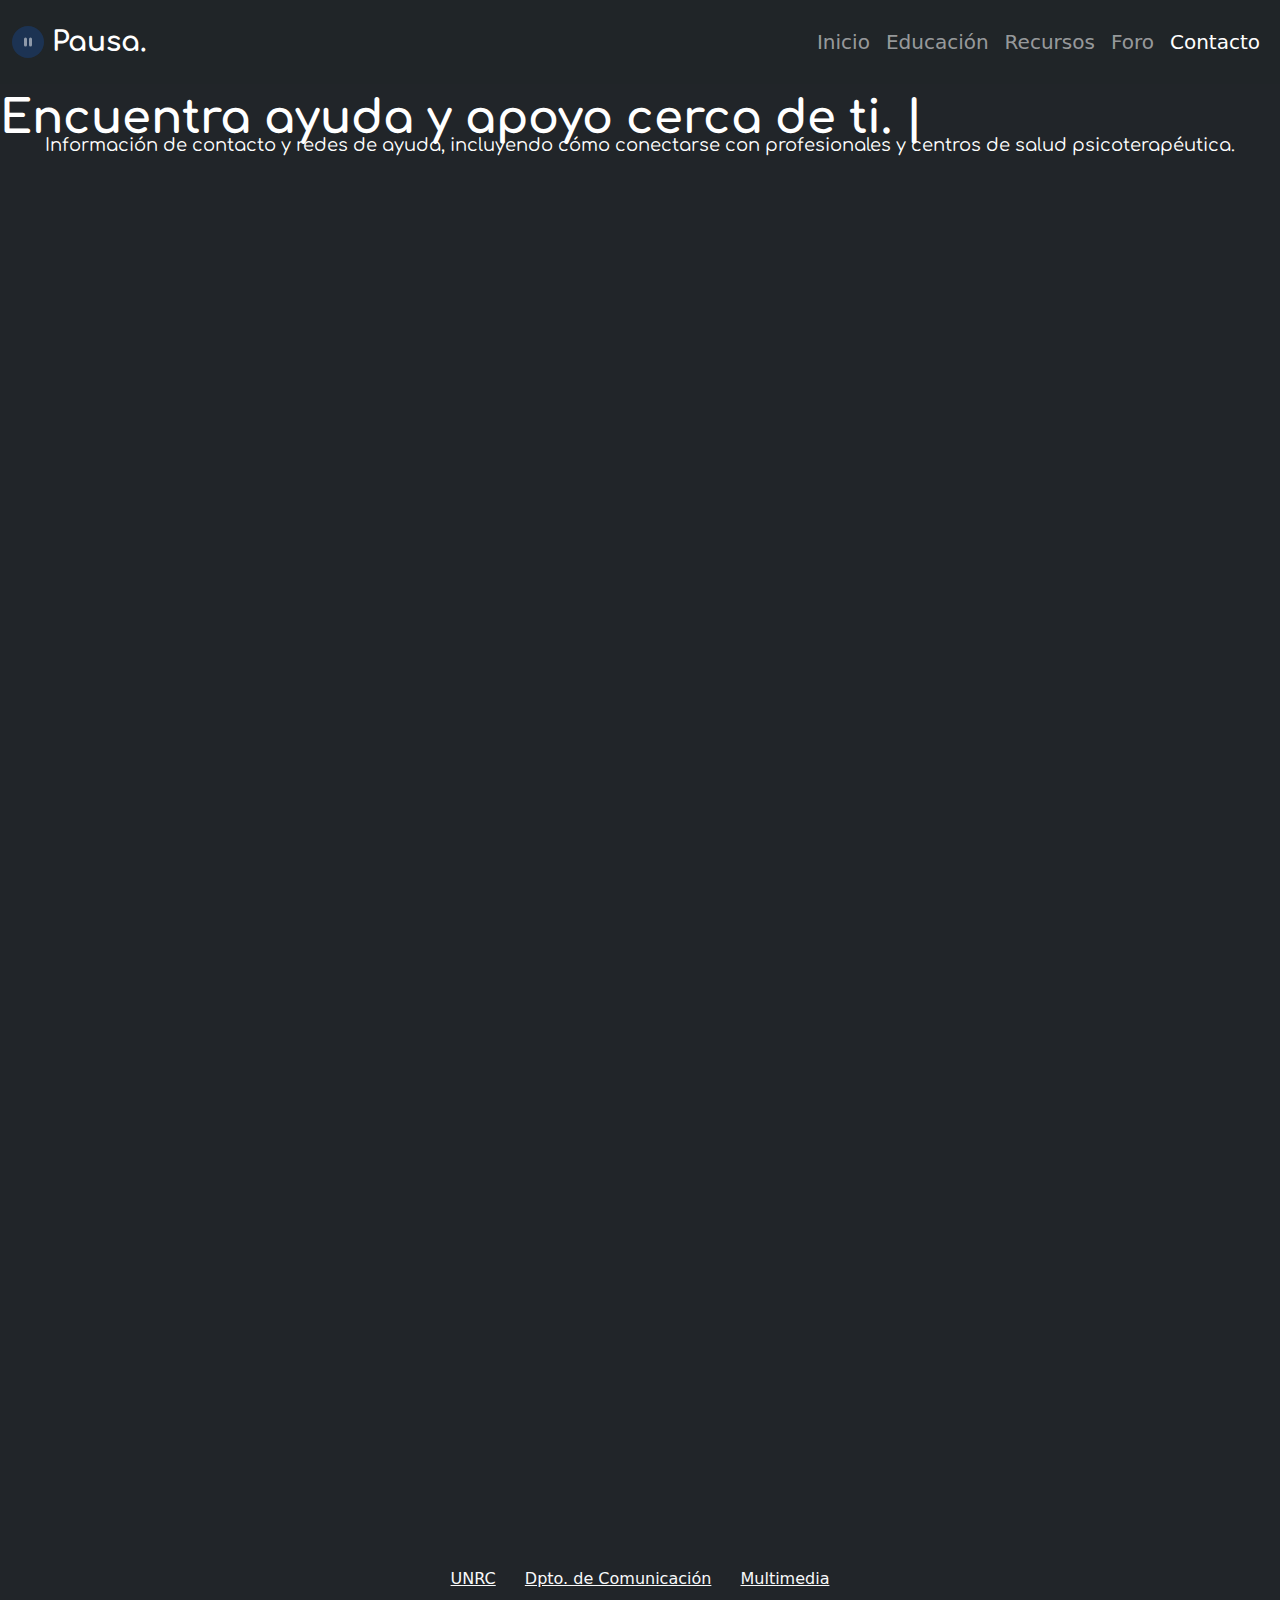
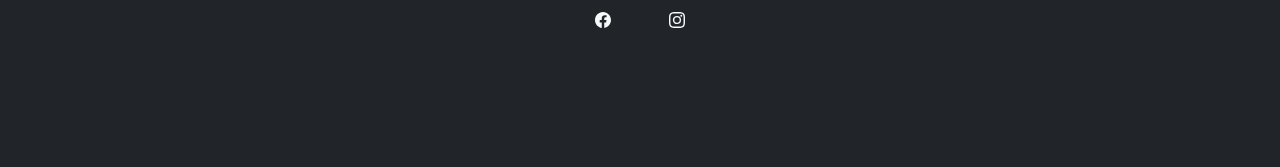
<file: Contacto.html>
<!DOCTYPE html>
<html data-bs-theme="light" lang="en">

<head>
    <meta charset="utf-8">
    <meta name="viewport" content="width=device-width, initial-scale=1.0, shrink-to-fit=no">
    <title>Pausa . Web Pandolfi Nicolas</title>
    <link rel="icon" type="image/png" sizes="128x128" href="assets/img/Favicon.png">
    <link rel="icon" type="image/png" sizes="128x128" href="assets/img/Favicon.png" media="(prefers-color-scheme: dark)">
    <link rel="icon" type="image/png" sizes="128x128" href="assets/img/Favicon.png">
    <link rel="icon" type="image/png" sizes="128x128" href="assets/img/Favicon.png" media="(prefers-color-scheme: dark)">
    <link rel="icon" type="image/png" sizes="128x128" href="assets/img/Favicon.png">
    <link rel="icon" type="image/png" sizes="128x128" href="assets/img/Favicon.png">
    <link rel="icon" type="image/png" sizes="128x128" href="assets/img/Favicon.png">
    <link rel="stylesheet" href="assets/bootstrap/css/bootstrap.min.css">
    <link rel="stylesheet" href="https://fonts.googleapis.com/css?family=Arvo&amp;display=swap">
    <link rel="stylesheet" href="https://fonts.googleapis.com/css?family=Comfortaa&amp;display=swap">
    <link rel="stylesheet" href="https://fonts.googleapis.com/css?family=Inconsolata&amp;display=swap">
    <link rel="stylesheet" href="https://fonts.googleapis.com/css?family=Plus+Jakarta+Sans&amp;display=swap">
    <link rel="stylesheet" href="assets/css/aos.min.css">
    <link rel="stylesheet" href="assets/css/animated-services.css">
    <link rel="stylesheet" href="assets/css/Animated-Typing-With-Blinking.css">
    <link rel="stylesheet" href="assets/css/Community-ChatComments.css">
    <link rel="stylesheet" href="assets/css/Forum---Thread-listing-forum.css">
    <link rel="stylesheet" href="assets/css/Forum---Thread-listing.css">
    <link rel="stylesheet" href="assets/css/Hero-Carousel-images.css">
    <link rel="stylesheet" href="assets/css/Ludens---Custom-Code-Google-Map-just-the-iframe.css">
    <link rel="stylesheet" href="assets/css/Navbar-Right-Links-Dark-icons.css">
    <link rel="stylesheet" href="assets/css/Responsive-YouTube-Video-Section-Dark-Centered.css">
    <link rel="stylesheet" href="assets/css/Testimonial-Slider-9-1.css">
    <link rel="stylesheet" href="assets/css/Testimonial-Slider-9.css">
</head>

<body style="background: var(--bs-body-color);">
    <nav class="navbar navbar-expand bg-dark bg-opacity-10 fs-5 fw-lighter py-3 navbar-dark" style="color: var(--bs-body-bg);">
        <div class="container-fluid"><a class="navbar-brand fs-3 fw-bold d-flex align-items-center" href="index.html"><span class="bs-icon-sm bs-icon-circle bs-icon-primary-light d-flex justify-content-center align-items-center me-2 bs-icon"><svg xmlns="http://www.w3.org/2000/svg" width="1em" height="1em" fill="currentColor" viewBox="0 0 16 16" class="bi bi-pause-fill text-white-50">
                        <path d="M5.5 3.5A1.5 1.5 0 0 1 7 5v6a1.5 1.5 0 0 1-3 0V5a1.5 1.5 0 0 1 1.5-1.5m5 0A1.5 1.5 0 0 1 12 5v6a1.5 1.5 0 0 1-3 0V5a1.5 1.5 0 0 1 1.5-1.5"></path>
                    </svg></span><span style="font-family: Comfortaa, serif;">Pausa.</span></a><button data-bs-toggle="collapse" class="navbar-toggler" data-bs-target="#navcol-1"><span class="visually-hidden">Toggle navigation</span><span class="navbar-toggler-icon"></span></button>
            <div class="collapse navbar-collapse" id="navcol-1">
                <ul class="navbar-nav ms-auto">
                    <li class="nav-item"><a class="nav-link" href="index.html">Inicio</a></li>
                    <li class="nav-item"><a class="nav-link" href="Educacion.html">Educación</a></li>
                    <li class="nav-item"><a class="nav-link" href="Recursos.html">Recursos</a></li>
                    <li class="nav-item"><a class="nav-link" href="Foro.html">Foro</a></li>
                    <li class="nav-item"><a class="nav-link active" href="Contacto.html">Contacto</a></li>
                </ul>
            </div>
        </div>
    </nav><strong class="text-center d-xxl-flex justify-content-xxl-center align-items-xxl-center" data-aos="fade" data-aos-duration="1100" data-aos-delay="200" style="text-align: center;font-size: 46px;color: var(--bs-body-bg);font-family: Comfortaa, serif;margin-bottom: 22px;margin-top: 22px;">Encuentra ayuda y apoyo cerca de ti.&nbsp;|</strong>
    <p data-aos="fade" data-aos-duration="1100" data-aos-delay="450" style="text-align: center;font-family: Comfortaa, serif;color: var(--bs-body-bg);font-size: 18px;padding-top: 0px;margin-top: -48px;"><br>Información de contacto y redes de ayuda, incluyendo cómo conectarse con profesionales y centros de salud psicoterapéutica.<br><br></p>
    <section style="font-family: Comfortaa, serif;"></section><div><iframe src="https://www.google.com/maps/embed?pb=!1m16!1m12!1m3!1d13364.789610250882!2d-64.3490087020924!3d-33.130178152572576!2m3!1f0!2f0!3f0!3m2!1i1024!2i768!4f13.1!2m1!1sPsic%C3%B3logas!5e0!3m2!1sen!2sar!4v1718567883842!5m2!1sen!2sar" width="2000" height="600" style="border:0;" allowfullscreen="" loading="lazy" referrerpolicy="no-referrer-when-downgrade"></iframe></div>
    <div class="container py-4 py-xl-5">
        <div class="row row-cols-1 row-cols-md-2">
            <div class="col" data-aos="fade"><img class="rounded w-100 h-100 fit-cover" data-aos="fade" style="min-height: 300px;" src="assets/img/Contacto.png"></div>
            <div class="col d-flex flex-column justify-content-center p-4" data-aos="fade" data-aos-delay="200" style="color: var(--bs-body-bg);font-family: Comfortaa, serif;">
                <div class="text-center text-md-start d-flex flex-column align-items-center align-items-md-start mb-5">
                    <div class="bs-icon-md bs-icon-rounded bs-icon-primary d-flex flex-shrink-0 justify-content-center align-items-center d-inline-block mb-3 bs-icon md" style="background: var(--bs-primary-border-subtle);"><svg xmlns="http://www.w3.org/2000/svg" width="1em" height="1em" fill="currentColor" viewBox="0 0 16 16" class="bi bi-bell">
                            <path d="M8 16a2 2 0 0 0 2-2H6a2 2 0 0 0 2 2M8 1.918l-.797.161A4.002 4.002 0 0 0 4 6c0 .628-.134 2.197-.459 3.742-.16.767-.376 1.566-.663 2.258h10.244c-.287-.692-.502-1.49-.663-2.258C12.134 8.197 12 6.628 12 6a4.002 4.002 0 0 0-3.203-3.92L8 1.917zM14.22 12c.223.447.481.801.78 1H1c.299-.199.557-.553.78-1C2.68 10.2 3 6.88 3 6c0-2.42 1.72-4.44 4.005-4.901a1 1 0 1 1 1.99 0A5.002 5.002 0 0 1 13 6c0 .88.32 4.2 1.22 6"></path>
                        </svg></div>
                    <div>
                        <h4>Lic. María Fulana</h4>
                        <p>Especialista en psicología en adolescentes</p><a href="#">Contactala acá&nbsp;<svg xmlns="http://www.w3.org/2000/svg" width="1em" height="1em" fill="currentColor" viewBox="0 0 16 16" class="bi bi-arrow-right">
                                <path fill-rule="evenodd" d="M1 8a.5.5 0 0 1 .5-.5h11.793l-3.147-3.146a.5.5 0 0 1 .708-.708l4 4a.5.5 0 0 1 0 .708l-4 4a.5.5 0 0 1-.708-.708L13.293 8.5H1.5A.5.5 0 0 1 1 8"></path>
                            </svg></a>
                    </div>
                </div>
                <div class="text-center text-md-start d-flex flex-column align-items-center align-items-md-start mb-5">
                    <div class="bs-icon-md bs-icon-rounded bs-icon-primary d-flex flex-shrink-0 justify-content-center align-items-center d-inline-block mb-3 bs-icon md" style="background: var(--bs-primary-border-subtle);"><svg xmlns="http://www.w3.org/2000/svg" width="1em" height="1em" fill="currentColor" viewBox="0 0 16 16" class="bi bi-bell">
                            <path d="M8 16a2 2 0 0 0 2-2H6a2 2 0 0 0 2 2M8 1.918l-.797.161A4.002 4.002 0 0 0 4 6c0 .628-.134 2.197-.459 3.742-.16.767-.376 1.566-.663 2.258h10.244c-.287-.692-.502-1.49-.663-2.258C12.134 8.197 12 6.628 12 6a4.002 4.002 0 0 0-3.203-3.92L8 1.917zM14.22 12c.223.447.481.801.78 1H1c.299-.199.557-.553.78-1C2.68 10.2 3 6.88 3 6c0-2.42 1.72-4.44 4.005-4.901a1 1 0 1 1 1.99 0A5.002 5.002 0 0 1 13 6c0 .88.32 4.2 1.22 6"></path>
                        </svg></div>
                    <div>
                        <h4>Lic. Nicolás Soza</h4>
                        <p>Psicopedagogo especializado en adicción a las pantallas.</p><a href="#">Contactalo acá&nbsp;<svg xmlns="http://www.w3.org/2000/svg" width="1em" height="1em" fill="currentColor" viewBox="0 0 16 16" class="bi bi-arrow-right">
                                <path fill-rule="evenodd" d="M1 8a.5.5 0 0 1 .5-.5h11.793l-3.147-3.146a.5.5 0 0 1 .708-.708l4 4a.5.5 0 0 1 0 .708l-4 4a.5.5 0 0 1-.708-.708L13.293 8.5H1.5A.5.5 0 0 1 1 8"></path>
                            </svg></a>
                    </div>
                </div>
                <div class="text-center text-md-start d-flex flex-column align-items-center align-items-md-start">
                    <div class="bs-icon-md bs-icon-rounded bs-icon-primary d-flex flex-shrink-0 justify-content-center align-items-center d-inline-block mb-3 bs-icon md" style="background: var(--bs-primary-border-subtle);"><svg xmlns="http://www.w3.org/2000/svg" width="1em" height="1em" fill="currentColor" viewBox="0 0 16 16" class="bi bi-bell">
                            <path d="M8 16a2 2 0 0 0 2-2H6a2 2 0 0 0 2 2M8 1.918l-.797.161A4.002 4.002 0 0 0 4 6c0 .628-.134 2.197-.459 3.742-.16.767-.376 1.566-.663 2.258h10.244c-.287-.692-.502-1.49-.663-2.258C12.134 8.197 12 6.628 12 6a4.002 4.002 0 0 0-3.203-3.92L8 1.917zM14.22 12c.223.447.481.801.78 1H1c.299-.199.557-.553.78-1C2.68 10.2 3 6.88 3 6c0-2.42 1.72-4.44 4.005-4.901a1 1 0 1 1 1.99 0A5.002 5.002 0 0 1 13 6c0 .88.32 4.2 1.22 6"></path>
                        </svg></div>
                    <div>
                        <h4>Lic. Angelina Martínez</h4>
                        <p>Psicóloga del área cognitiva-conductual especializada en el tratamiento de la ansiedad e imagen de las redes sociales.</p><a href="#">Contactala acá&nbsp;<svg xmlns="http://www.w3.org/2000/svg" width="1em" height="1em" fill="currentColor" viewBox="0 0 16 16" class="bi bi-arrow-right">
                                <path fill-rule="evenodd" d="M1 8a.5.5 0 0 1 .5-.5h11.793l-3.147-3.146a.5.5 0 0 1 .708-.708l4 4a.5.5 0 0 1 0 .708l-4 4a.5.5 0 0 1-.708-.708L13.293 8.5H1.5A.5.5 0 0 1 1 8"></path>
                            </svg></a>
                    </div>
                </div>
            </div>
        </div>
        <footer class="text-center bg-dark">
            <div class="container text-white py-4 py-lg-5">
                <ul class="list-inline">
                    <li class="list-inline-item me-4"><a class="link-light" href="https://www.unrc.edu.ar/">UNRC</a></li>
                    <li class="list-inline-item me-4"><a class="link-light" href="https://comunicampus.org/">Dpto. de Comunicación</a></li>
                    <li class="list-inline-item"><a class="link-light" href="https://cubocampus.github.io/Multimedia/">Multimedia</a></li>
                </ul>
                <ul class="list-inline">
                    <li class="list-inline-item me-4"><a href="https://www.facebook.com/comunicampus.org"><svg xmlns="http://www.w3.org/2000/svg" width="1em" height="1em" fill="currentColor" viewBox="0 0 16 16" class="bi bi-facebook text-light">
                                <path d="M16 8.049c0-4.446-3.582-8.05-8-8.05C3.58 0-.002 3.603-.002 8.05c0 4.017 2.926 7.347 6.75 7.951v-5.625h-2.03V8.05H6.75V6.275c0-2.017 1.195-3.131 3.022-3.131.876 0 1.791.157 1.791.157v1.98h-1.009c-.993 0-1.303.621-1.303 1.258v1.51h2.218l-.354 2.326H9.25V16c3.824-.604 6.75-3.934 6.75-7.951"></path>
                            </svg></a></li>
                    <li class="list-inline-item me-4"></li>
                    <li class="list-inline-item"><a href="https://www.instagram.com/comunicacion.unrc/"><svg xmlns="http://www.w3.org/2000/svg" width="1em" height="1em" fill="currentColor" viewBox="0 0 16 16" class="bi bi-instagram text-light">
                                <path d="M8 0C5.829 0 5.556.01 4.703.048 3.85.088 3.269.222 2.76.42a3.917 3.917 0 0 0-1.417.923A3.927 3.927 0 0 0 .42 2.76C.222 3.268.087 3.85.048 4.7.01 5.555 0 5.827 0 8.001c0 2.172.01 2.444.048 3.297.04.852.174 1.433.372 1.942.205.526.478.972.923 1.417.444.445.89.719 1.416.923.51.198 1.09.333 1.942.372C5.555 15.99 5.827 16 8 16s2.444-.01 3.298-.048c.851-.04 1.434-.174 1.943-.372a3.916 3.916 0 0 0 1.416-.923c.445-.445.718-.891.923-1.417.197-.509.332-1.09.372-1.942C15.99 10.445 16 10.173 16 8s-.01-2.445-.048-3.299c-.04-.851-.175-1.433-.372-1.941a3.926 3.926 0 0 0-.923-1.417A3.911 3.911 0 0 0 13.24.42c-.51-.198-1.092-.333-1.943-.372C10.443.01 10.172 0 7.998 0h.003zm-.717 1.442h.718c2.136 0 2.389.007 3.232.046.78.035 1.204.166 1.486.275.373.145.64.319.92.599.28.28.453.546.598.92.11.281.24.705.275 1.485.039.843.047 1.096.047 3.231s-.008 2.389-.047 3.232c-.035.78-.166 1.203-.275 1.485a2.47 2.47 0 0 1-.599.919c-.28.28-.546.453-.92.598-.28.11-.704.24-1.485.276-.843.038-1.096.047-3.232.047s-2.39-.009-3.233-.047c-.78-.036-1.203-.166-1.485-.276a2.478 2.478 0 0 1-.92-.598 2.48 2.48 0 0 1-.6-.92c-.109-.281-.24-.705-.275-1.485-.038-.843-.046-1.096-.046-3.233 0-2.136.008-2.388.046-3.231.036-.78.166-1.204.276-1.486.145-.373.319-.64.599-.92.28-.28.546-.453.92-.598.282-.11.705-.24 1.485-.276.738-.034 1.024-.044 2.515-.045v.002zm4.988 1.328a.96.96 0 1 0 0 1.92.96.96 0 0 0 0-1.92zm-4.27 1.122a4.109 4.109 0 1 0 0 8.217 4.109 4.109 0 0 0 0-8.217zm0 1.441a2.667 2.667 0 1 1 0 5.334 2.667 2.667 0 0 1 0-5.334"></path>
                            </svg></a></li>
                </ul>
                <p class="text-muted mb-0">Copyright © 2024 Brand</p>
            </div>
        </footer>
    </div>
    <script src="assets/bootstrap/js/bootstrap.min.js"></script>
    <script src="assets/js/aos.min.js"></script>
    <script src="assets/js/bs-init.js"></script>
    <script src="assets/js/Animated-Typing-With-Blinking-Animated-Type-Heading.js"></script>
    <script src="assets/js/Testimonial-Slider-9.js"></script>
</body>

</html>
</file>
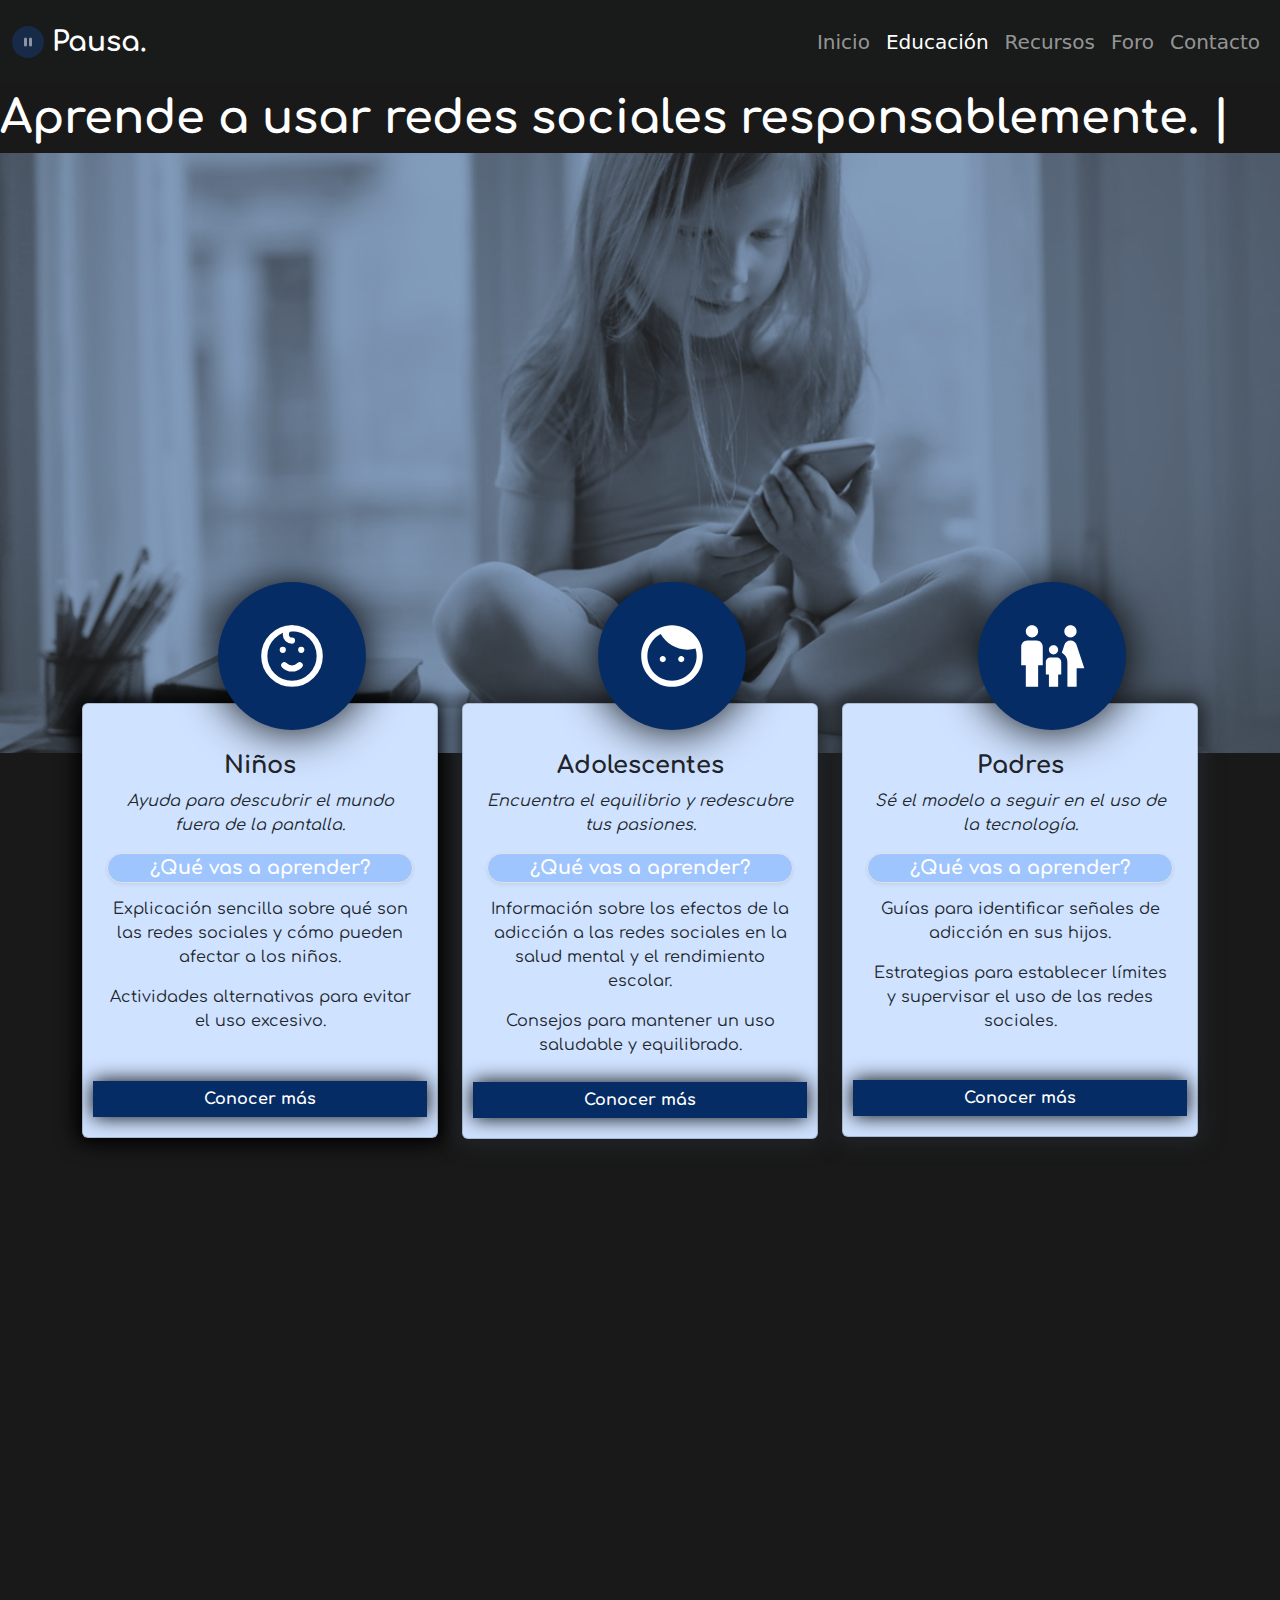
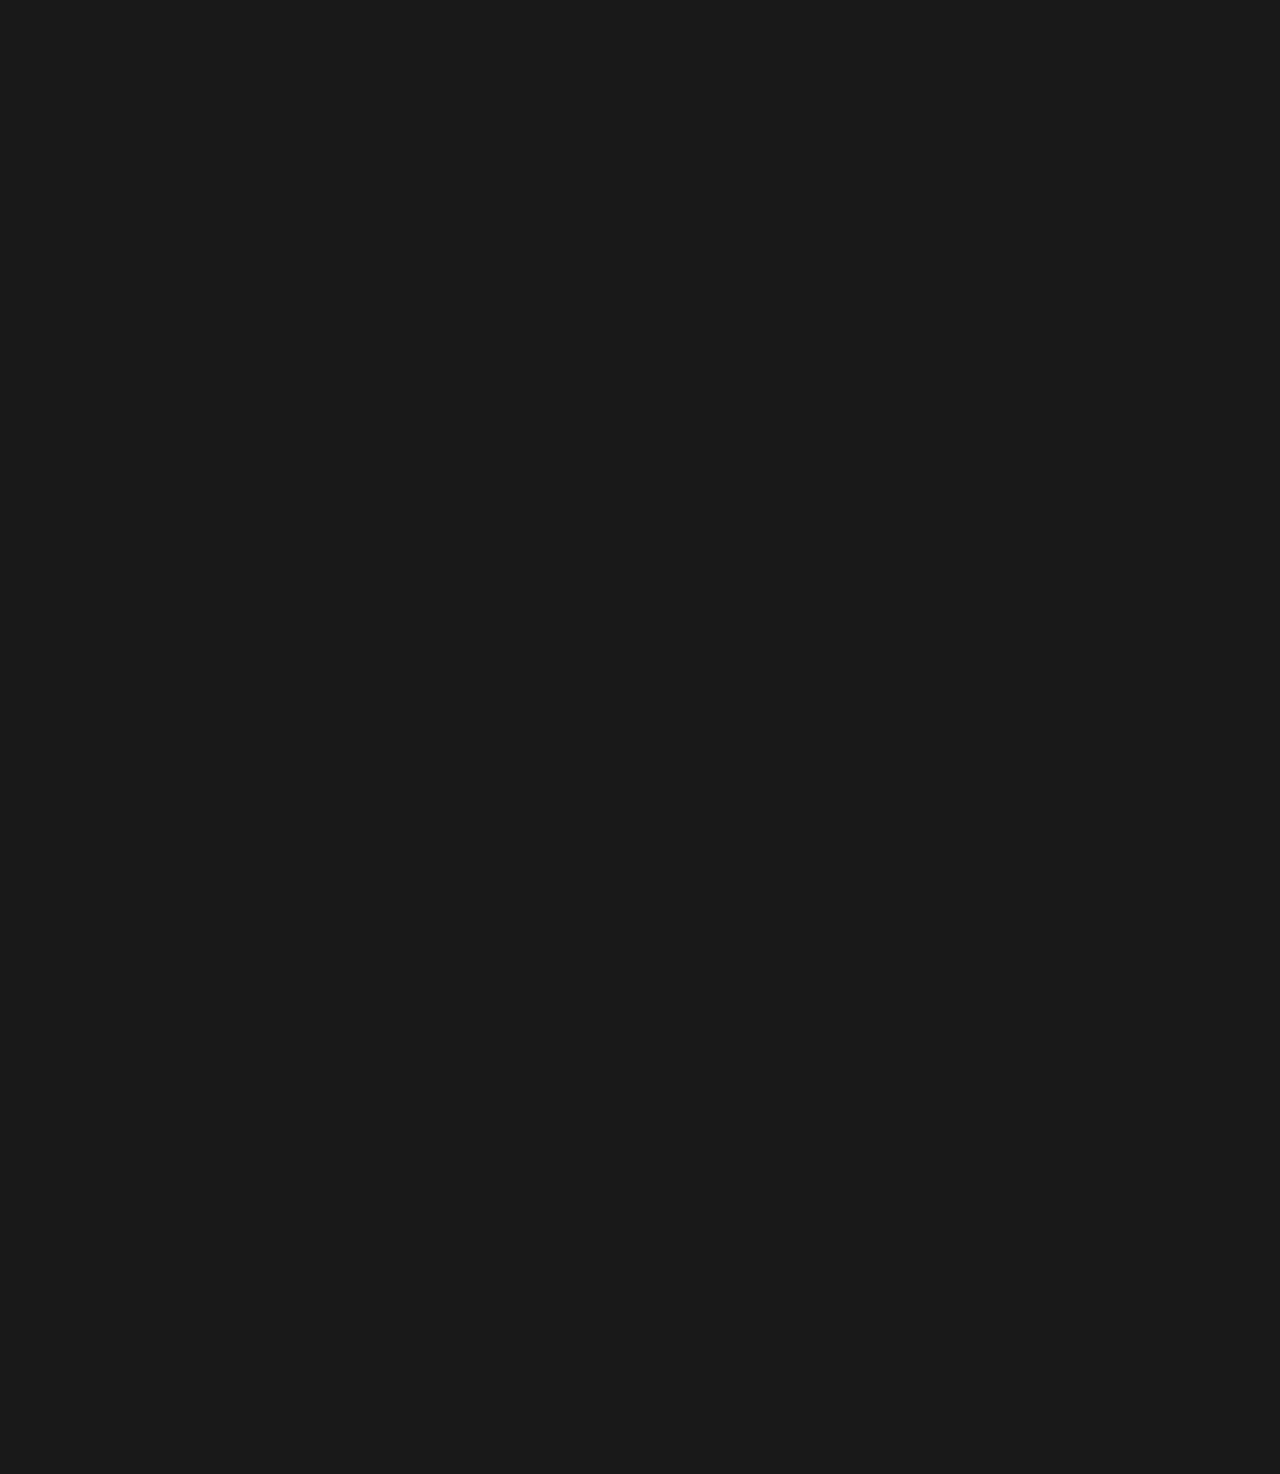
<file: Educacion.html>
<!DOCTYPE html>
<html data-bs-theme="light" lang="en">

<head>
    <meta charset="utf-8">
    <meta name="viewport" content="width=device-width, initial-scale=1.0, shrink-to-fit=no">
    <title>Pausa . Web Pandolfi Nicolas</title>
    <link rel="icon" type="image/png" sizes="128x128" href="assets/img/Favicon.png">
    <link rel="icon" type="image/png" sizes="128x128" href="assets/img/Favicon.png" media="(prefers-color-scheme: dark)">
    <link rel="icon" type="image/png" sizes="128x128" href="assets/img/Favicon.png">
    <link rel="icon" type="image/png" sizes="128x128" href="assets/img/Favicon.png" media="(prefers-color-scheme: dark)">
    <link rel="icon" type="image/png" sizes="128x128" href="assets/img/Favicon.png">
    <link rel="icon" type="image/png" sizes="128x128" href="assets/img/Favicon.png">
    <link rel="icon" type="image/png" sizes="128x128" href="assets/img/Favicon.png">
    <link rel="stylesheet" href="assets/bootstrap/css/bootstrap.min.css">
    <link rel="stylesheet" href="https://fonts.googleapis.com/css?family=Arvo&amp;display=swap">
    <link rel="stylesheet" href="https://fonts.googleapis.com/css?family=Comfortaa&amp;display=swap">
    <link rel="stylesheet" href="https://fonts.googleapis.com/css?family=Inconsolata&amp;display=swap">
    <link rel="stylesheet" href="https://fonts.googleapis.com/css?family=Plus+Jakarta+Sans&amp;display=swap">
    <link rel="stylesheet" href="assets/css/aos.min.css">
    <link rel="stylesheet" href="assets/css/animated-services.css">
    <link rel="stylesheet" href="assets/css/Animated-Typing-With-Blinking.css">
    <link rel="stylesheet" href="assets/css/Community-ChatComments.css">
    <link rel="stylesheet" href="assets/css/Forum---Thread-listing-forum.css">
    <link rel="stylesheet" href="assets/css/Forum---Thread-listing.css">
    <link rel="stylesheet" href="assets/css/Hero-Carousel-images.css">
    <link rel="stylesheet" href="assets/css/Ludens---Custom-Code-Google-Map-just-the-iframe.css">
    <link rel="stylesheet" href="assets/css/Navbar-Right-Links-Dark-icons.css">
    <link rel="stylesheet" href="assets/css/Responsive-YouTube-Video-Section-Dark-Centered.css">
    <link rel="stylesheet" href="assets/css/Testimonial-Slider-9-1.css">
    <link rel="stylesheet" href="assets/css/Testimonial-Slider-9.css">
</head>

<body style="background: rgb(25,25,25);">
    <nav class="navbar navbar-expand bg-dark bg-opacity-10 fs-5 fw-lighter py-3 navbar-dark" style="color: var(--bs-body-bg);">
        <div class="container-fluid"><a class="navbar-brand fs-3 fw-bold d-flex align-items-center" href="index.html"><span class="bs-icon-sm bs-icon-circle bs-icon-primary-light d-flex justify-content-center align-items-center me-2 bs-icon"><svg xmlns="http://www.w3.org/2000/svg" width="1em" height="1em" fill="currentColor" viewBox="0 0 16 16" class="bi bi-pause-fill text-white-50">
                        <path d="M5.5 3.5A1.5 1.5 0 0 1 7 5v6a1.5 1.5 0 0 1-3 0V5a1.5 1.5 0 0 1 1.5-1.5m5 0A1.5 1.5 0 0 1 12 5v6a1.5 1.5 0 0 1-3 0V5a1.5 1.5 0 0 1 1.5-1.5"></path>
                    </svg></span><span style="font-family: Comfortaa, serif;">Pausa.</span></a><button data-bs-toggle="collapse" class="navbar-toggler" data-bs-target="#navcol-1"><span class="visually-hidden">Toggle navigation</span><span class="navbar-toggler-icon"></span></button>
            <div class="collapse navbar-collapse" id="navcol-1">
                <ul class="navbar-nav ms-auto">
                    <li class="nav-item"><a class="nav-link" href="index.html">Inicio</a></li>
                    <li class="nav-item"><a class="nav-link active" href="Educacion.html">Educación</a></li>
                    <li class="nav-item"><a class="nav-link" href="Recursos.html">Recursos</a></li>
                    <li class="nav-item"><a class="nav-link" href="Foro.html">Foro</a></li>
                    <li class="nav-item"><a class="nav-link" href="Contacto.html">Contacto</a></li>
                </ul>
            </div>
        </div>
    </nav><strong class="text-center d-xxl-flex justify-content-xxl-center align-items-xxl-center" data-aos="fade" data-aos-duration="1100" data-aos-delay="200" style="text-align: center;font-size: 46px;color: var(--bs-body-bg);font-family: Comfortaa, serif;margin-bottom: 22px;margin-top: 22px;">Aprende a usar redes sociales responsablemente. |</strong>
    <section data-aos="fade" style="font-family: Comfortaa, serif;">
        <div style="height: 600px;background: url(&quot;assets/img/Educacion.png&quot;) center / cover;"></div>
        <div class="container h-100 position-relative" style="top: -50px;">
            <div class="row gy-5 gy-lg-0 row-cols-1 row-cols-md-2 row-cols-lg-3">
                <div class="col" style="color: var(--bs-body-bg);">
                    <div class="card" style="box-shadow: 0px 0px 20px 6px var(--bs-emphasis-color);background: var(--bs-primary-bg-subtle);">
                        <div class="card-body pt-5 p-4" style="padding-bottom: 14px;margin-bottom: 24px;">
                            <div class="bs-icon-lg bs-icon-circle bs-icon-primary d-flex flex-shrink-0 justify-content-center align-items-center position-absolute mb-3 bs-icon lg" style="top: -30px;background: var(--bs-primary-text-emphasis);text-align: center;box-shadow: 0px 0px 20px var(--bs-emphasis-color);transform: translate(153px) scale(2.31);padding-bottom: 0px;margin-bottom: -73px;margin-right: -10px;padding-top: 0px;margin-top: -50px;"><svg xmlns="http://www.w3.org/2000/svg" width="1em" height="1em" viewBox="0 0 24 24" stroke-width="2" stroke="currentColor" fill="none" stroke-linecap="round" stroke-linejoin="round" class="icon icon-tabler icon-tabler-mood-kid">
                                    <path stroke="none" d="M0 0h24v24H0z" fill="none"></path>
                                    <path d="M12 12m-9 0a9 9 0 1 0 18 0a9 9 0 1 0 -18 0"></path>
                                    <path d="M9 10l.01 0"></path>
                                    <path d="M15 10l.01 0"></path>
                                    <path d="M9.5 15a3.5 3.5 0 0 0 5 0"></path>
                                    <path d="M12 3a2 2 0 0 0 0 4"></path>
                                </svg></div>
                            <h4 class="card-title" style="text-align: center;font-weight: bold;">Niños</h4>
                            <p class="card-text" style="font-style: italic;text-align: center;">Ayuda para descubrir el mundo fuera de la pantalla.</p>
                            <p class="text-center border rounded-pill shadow-sm focus-ring d-xxl-flex justify-content-xxl-center align-items-xxl-center card-text" style="font-size: 19px;font-weight: bold;text-align: center;background: var(--bs-primary-border-subtle);color: var(--bs-body-bg);margin-top: 0px;padding: 14px;padding-top: 0px;border-style: none;padding-bottom: 0px;margin-bottom: 14px;">¿Qué vas a aprender?</p>
                            <p class="card-text" style="font-size: 16px;text-align: center;">Explicación sencilla sobre qué son las redes sociales y cómo pueden afectar a los niños.</p>
                            <p class="card-text" style="font-size: 16px;text-align: center;">Actividades alternativas para evitar el uso excesivo.</p>
                        </div><a class="btn btn-primary border rounded-0 border-0" role="button" style="background: var(--bs-primary-text-emphasis);box-shadow: 0px 0px 20px var(--bs-emphasis-color);border-color: var(--bs-tertiary-color);font-weight: bold;" href="Niños.html">Conocer más</a>
                    </div>
                </div>
                <div class="col">
                    <div class="card" style="background: var(--bs-primary-bg-subtle);box-shadow: 0px 0px 20px 6px;padding-bottom: 0px;margin-bottom: -13px;">
                        <div class="card-body pt-5 p-4" style="margin-bottom: 1px;">
                            <div class="bs-icon-lg bs-icon-circle bs-icon-primary d-flex flex-shrink-0 justify-content-center align-items-center position-absolute mb-3 bs-icon lg" style="top: -30px;background: var(--bs-primary-text-emphasis);transform: translate(153px) scale(2.31);box-shadow: 0px 0px 20px var(--bs-emphasis-color);padding-top: 0px;margin-top: -50px;"><svg xmlns="http://www.w3.org/2000/svg" width="1em" height="1em" viewBox="0 0 24 24" fill="none">
                                    <path d="M9 14C9.55228 14 10 13.5523 10 13C10 12.4477 9.55228 12 9 12C8.44771 12 8 12.4477 8 13C8 13.5523 8.44771 14 9 14Z" fill="currentColor"></path>
                                    <path d="M16 13C16 13.5523 15.5523 14 15 14C14.4477 14 14 13.5523 14 13C14 12.4477 14.4477 12 15 12C15.5523 12 16 12.4477 16 13Z" fill="currentColor"></path>
                                    <path fill-rule="evenodd" clip-rule="evenodd" d="M12 22C17.5228 22 22 17.5228 22 12C22 6.47715 17.5228 2 12 2C6.47715 2 2 6.47715 2 12C2 17.5228 6.47715 22 12 22ZM12 20C16.4183 20 20 16.4183 20 12C20 11.1637 19.8717 10.3574 19.6337 9.59973C18.7991 9.82556 17.9212 9.94604 17.0152 9.94604C13.2921 9.94604 10.0442 7.91139 8.32277 4.89334C5.75469 6.22486 4 8.90751 4 12C4 16.4183 7.58172 20 12 20Z" fill="currentColor"></path>
                                </svg></div>
                            <h4 class="card-title" style="font-weight: bold;text-align: center;">Adolescentes</h4>
                            <p class="card-text" style="text-align: center;font-style: italic;">Encuentra el equilibrio y redescubre tus pasiones.</p>
                            <p class="text-center border rounded-pill shadow-sm focus-ring d-xxl-flex justify-content-xxl-center align-items-xxl-center card-text" style="font-size: 19px;font-weight: bold;text-align: center;background: var(--bs-primary-border-subtle);color: var(--bs-body-bg);margin-top: 0px;padding: 14px;padding-top: 0px;border-style: none;padding-bottom: 0px;margin-bottom: 14px;">¿Qué vas a aprender?</p>
                            <p class="card-text" style="font-size: 16px;text-align: center;">Información sobre los efectos de la adicción a las redes sociales en la salud mental y el rendimiento escolar.</p>
                            <p class="card-text" style="font-size: 16px;text-align: center;">Consejos para mantener un uso saludable y equilibrado.</p>
                        </div><a class="btn btn-primary border rounded-0 border-0" role="button" style="background: var(--bs-primary-text-emphasis);box-shadow: 0px 0px 20px var(--bs-emphasis-color);border-color: var(--bs-tertiary-color);font-weight: bold;" href="Adolescentes.html">Conocer más</a>
                    </div>
                </div>
                <div class="col">
                    <div class="card" style="background: var(--bs-primary-bg-subtle);box-shadow: 0px 0px 20px 6px;">
                        <div class="card-body pt-5 p-4" style="margin-bottom: 23px;">
                            <div class="bs-icon-lg bs-icon-circle bs-icon-primary d-flex flex-shrink-0 justify-content-center align-items-center position-absolute mb-3 bs-icon lg" style="top: -30px;background: var(--bs-primary-text-emphasis);box-shadow: 0px 0px 20px var(--bs-emphasis-color);transform: translate(153px) scale(2.31);margin-top: -50px;"><svg xmlns="http://www.w3.org/2000/svg" enable-background="new 0 0 24 24" height="1em" viewBox="0 0 24 24" width="1em" fill="currentColor">
                                    <g>
                                        <rect fill="none" height="24" width="24"></rect>
                                        <path d="M16,4c0-1.11,0.89-2,2-2s2,0.89,2,2s-0.89,2-2,2S16,5.11,16,4z M20,22v-6h2.5l-2.54-7.63C19.68,7.55,18.92,7,18.06,7h-0.12 c-0.86,0-1.63,0.55-1.9,1.37l-0.86,2.58C16.26,11.55,17,12.68,17,14v8H20z M12.5,11.5c0.83,0,1.5-0.67,1.5-1.5s-0.67-1.5-1.5-1.5 S11,9.17,11,10S11.67,11.5,12.5,11.5z M5.5,6c1.11,0,2-0.89,2-2s-0.89-2-2-2s-2,0.89-2,2S4.39,6,5.5,6z M7.5,22v-7H9V9 c0-1.1-0.9-2-2-2H4C2.9,7,2,7.9,2,9v6h1.5v7H7.5z M14,22v-4h1v-4c0-0.82-0.68-1.5-1.5-1.5h-2c-0.82,0-1.5,0.68-1.5,1.5v4h1v4H14z"></path>
                                    </g>
                                </svg></div>
                            <h4 class="card-title" style="font-weight: bold;text-align: center;">Padres</h4>
                            <p class="card-text" style="text-align: center;font-style: italic;">Sé el modelo a seguir en el uso de la tecnología.</p>
                            <p class="text-center border rounded-pill shadow-sm focus-ring d-xxl-flex justify-content-xxl-center align-items-xxl-center card-text" style="font-size: 19px;font-weight: bold;text-align: center;background: var(--bs-primary-border-subtle);color: var(--bs-body-bg);margin-top: 0px;padding: 14px;padding-top: 0px;border-style: none;padding-bottom: 0px;margin-bottom: 14px;">¿Qué vas a aprender?</p>
                            <p class="card-text" style="font-size: 16px;text-align: center;">Guías para identificar señales de adicción en sus hijos.</p>
                            <p class="card-text" style="font-size: 16px;text-align: center;">Estrategias para establecer límites y supervisar el uso de las redes sociales.</p>
                        </div><a class="btn btn-primary border rounded-0 border-0" role="button" style="background: var(--bs-primary-text-emphasis);box-shadow: 0px 0px 20px var(--bs-emphasis-color);border-color: var(--bs-tertiary-color);font-weight: bold;" href="Padres.html">Conocer más</a>
                    </div>
                </div>
            </div>
        </div>
    </section>
    <div class="container text-white border rounded border-0 p-4 p-lg-5 py-4 py-xl-5" data-aos="fade" style="background: var(--bs-secondary-color);font-family: Comfortaa, serif;box-shadow: 0px 0px 20px var(--bs-emphasis-color);">
        <div class="row mb-5">
            <div class="col-md-8 col-xl-10 text-center mx-auto">
                <h2 class="text-white border rounded-pill border-0" style="background: var(--bs-primary-text-emphasis);font-weight: bold;border-style: none;box-shadow: 0px 0px 20px var(--bs-emphasis-color);margin: 23px;padding: 8px;">Conceptos claves</h2>
                <p class="w-lg-50">Este grupo de secciones aborda los efectos adversos de la adicción a las redes sociales en niños y adolescentes, incluyendo impactos en la salud mental, el sistema de recompensa cerebral, y la influencia del grupo de iguales. Se detallan las señales de alerta de la adicción y se ofrecen consejos prácticos para padres y educadores, como establecer límites y promover actividades offline. Se enfatiza la importancia del apoyo comunitario y profesional para mitigar este problema de manera integral.</p>
            </div>
        </div>
        <div class="row gy-4 row-cols-1 row-cols-md-2 row-cols-xl-3">
            <div class="col">
                <div class="d-flex">
                    <div class="bs-icon-sm bs-icon-rounded bs-icon-semi-white text-primary d-flex flex-shrink-0 justify-content-center align-items-center d-inline-block mb-3 bs-icon"><svg xmlns="http://www.w3.org/2000/svg" width="1em" height="1em" viewBox="0 0 24 24" stroke-width="2" stroke="currentColor" fill="none" stroke-linecap="round" stroke-linejoin="round" class="icon icon-tabler icon-tabler-activity" style="color: var(--bs-primary-text-emphasis);">
                            <path stroke="none" d="M0 0h24v24H0z" fill="none"></path>
                            <path d="M3 12h4l3 8l4 -16l3 8h4"></path>
                        </svg></div>
                    <div class="px-3">
                        <h4 class="text-white" style="font-weight: bold;">Efectos en la Conducta y la Salud Mental</h4>
                        <p>La adicción a las redes sociales puede tener profundos efectos negativos en la conducta y la salud mental de niños y adolescentes.</p>
                    </div>
                </div>
            </div>
            <div class="col">
                <div class="d-flex">
                    <div class="bs-icon-sm bs-icon-rounded bs-icon-semi-white text-primary d-flex flex-shrink-0 justify-content-center align-items-center d-inline-block mb-3 bs-icon"><svg xmlns="http://www.w3.org/2000/svg" width="1em" height="1em" fill="currentColor" viewBox="0 0 16 16" class="bi bi-brightness-alt-low" style="color: var(--bs-primary-text-emphasis);">
                            <path d="M8.5 5.5a.5.5 0 1 1-1 0 .5.5 0 0 1 1 0m5 6a.5.5 0 1 1 0-1 .5.5 0 0 1 0 1M2 11a.5.5 0 1 0 1 0 .5.5 0 0 0-1 0m10.243-3.536a.5.5 0 1 1-.707-.707.5.5 0 0 1 .707.707m-8.486-.707a.5.5 0 1 0 .707.707.5.5 0 0 0-.707-.707M8 7a4 4 0 0 0-4 4 .5.5 0 0 0 .5.5h7a.5.5 0 0 0 .5-.5 4 4 0 0 0-4-4m0 1a3 3 0 0 1 2.959 2.5H5.04A3 3 0 0 1 8 8"></path>
                        </svg></div>
                    <div class="px-3">
                        <h4 class="text-white" style="font-weight: bold;">El Sistema de Recompensa y la Adicción</h4>
                        <p>Las redes sociales están diseñadas para ser adictivas, activando el sistema de recompensa en el cerebro, específicamente el sistema mesolímbico dopaminérgico.</p>
                    </div>
                </div>
            </div>
            <div class="col">
                <div class="d-flex">
                    <div class="bs-icon-sm bs-icon-rounded bs-icon-semi-white text-primary d-flex flex-shrink-0 justify-content-center align-items-center d-inline-block mb-3 bs-icon"><svg xmlns="http://www.w3.org/2000/svg" width="1em" height="1em" fill="currentColor" viewBox="0 0 16 16" class="bi bi-people" style="color: var(--bs-primary-text-emphasis);">
                            <path d="M15 14s1 0 1-1-1-4-5-4-5 3-5 4 1 1 1 1zm-7.978-1A.261.261 0 0 1 7 12.996c.001-.264.167-1.03.76-1.72C8.312 10.629 9.282 10 11 10c1.717 0 2.687.63 3.24 1.276.593.69.758 1.457.76 1.72l-.008.002a.274.274 0 0 1-.014.002H7.022ZM11 7a2 2 0 1 0 0-4 2 2 0 0 0 0 4m3-2a3 3 0 1 1-6 0 3 3 0 0 1 6 0M6.936 9.28a5.88 5.88 0 0 0-1.23-.247A7.35 7.35 0 0 0 5 9c-4 0-5 3-5 4 0 .667.333 1 1 1h4.216A2.238 2.238 0 0 1 5 13c0-1.01.377-2.042 1.09-2.904.243-.294.526-.569.846-.816M4.92 10A5.493 5.493 0 0 0 4 13H1c0-.26.164-1.03.76-1.724.545-.636 1.492-1.256 3.16-1.275ZM1.5 5.5a3 3 0 1 1 6 0 3 3 0 0 1-6 0m3-2a2 2 0 1 0 0 4 2 2 0 0 0 0-4"></path>
                        </svg></div>
                    <div class="px-3">
                        <h4 class="text-white" style="font-weight: bold;">Influencia del Grupo de Iguales</h4>
                        <p>Durante la adolescencia, el grupo de iguales juega un papel crucial en la construcción de la identidad. Las redes sociales proporcionan un espacio para la interacción y el feedback, pero esto puede ser perjudicial.</p>
                    </div>
                </div>
            </div>
            <div class="col">
                <div class="d-flex">
                    <div class="bs-icon-sm bs-icon-rounded bs-icon-semi-white text-primary d-flex flex-shrink-0 justify-content-center align-items-center d-inline-block mb-3 bs-icon"><svg xmlns="http://www.w3.org/2000/svg" width="1em" height="1em" fill="currentColor" viewBox="0 0 16 16" class="bi bi-bell" style="color: var(--bs-primary-text-emphasis);">
                            <path d="M8 16a2 2 0 0 0 2-2H6a2 2 0 0 0 2 2M8 1.918l-.797.161A4.002 4.002 0 0 0 4 6c0 .628-.134 2.197-.459 3.742-.16.767-.376 1.566-.663 2.258h10.244c-.287-.692-.502-1.49-.663-2.258C12.134 8.197 12 6.628 12 6a4.002 4.002 0 0 0-3.203-3.92L8 1.917zM14.22 12c.223.447.481.801.78 1H1c.299-.199.557-.553.78-1C2.68 10.2 3 6.88 3 6c0-2.42 1.72-4.44 4.005-4.901a1 1 0 1 1 1.99 0A5.002 5.002 0 0 1 13 6c0 .88.32 4.2 1.22 6"></path>
                        </svg></div>
                    <div class="px-3">
                        <h4 class="text-white" style="font-weight: bold;">Señales de Alarma de la Adicción a las Redes Sociales</h4>
                        <p>Reconocer las señales de adicción a las redes sociales es fundamental para abordar el problema de manera temprana.</p>
                    </div>
                </div>
            </div>
            <div class="col">
                <div class="d-flex">
                    <div class="bs-icon-sm bs-icon-rounded bs-icon-semi-white text-primary d-flex flex-shrink-0 justify-content-center align-items-center d-inline-block mb-3 bs-icon"><svg xmlns="http://www.w3.org/2000/svg" width="1em" height="1em" fill="currentColor" viewBox="0 0 16 16" class="bi bi-bezier" style="color: var(--bs-primary-text-emphasis);">
                            <path fill-rule="evenodd" d="M0 10.5A1.5 1.5 0 0 1 1.5 9h1A1.5 1.5 0 0 1 4 10.5v1A1.5 1.5 0 0 1 2.5 13h-1A1.5 1.5 0 0 1 0 11.5zm1.5-.5a.5.5 0 0 0-.5.5v1a.5.5 0 0 0 .5.5h1a.5.5 0 0 0 .5-.5v-1a.5.5 0 0 0-.5-.5zm10.5.5A1.5 1.5 0 0 1 13.5 9h1a1.5 1.5 0 0 1 1.5 1.5v1a1.5 1.5 0 0 1-1.5 1.5h-1a1.5 1.5 0 0 1-1.5-1.5zm1.5-.5a.5.5 0 0 0-.5.5v1a.5.5 0 0 0 .5.5h1a.5.5 0 0 0 .5-.5v-1a.5.5 0 0 0-.5-.5zM6 4.5A1.5 1.5 0 0 1 7.5 3h1A1.5 1.5 0 0 1 10 4.5v1A1.5 1.5 0 0 1 8.5 7h-1A1.5 1.5 0 0 1 6 5.5zM7.5 4a.5.5 0 0 0-.5.5v1a.5.5 0 0 0 .5.5h1a.5.5 0 0 0 .5-.5v-1a.5.5 0 0 0-.5-.5z"></path>
                            <path d="M6 4.5H1.866a1 1 0 1 0 0 1h2.668A6.517 6.517 0 0 0 1.814 9H2.5c.123 0 .244.015.358.043a5.517 5.517 0 0 1 3.185-3.185A1.503 1.503 0 0 1 6 5.5zm3.957 1.358A1.5 1.5 0 0 0 10 5.5v-1h4.134a1 1 0 1 1 0 1h-2.668a6.517 6.517 0 0 1 2.72 3.5H13.5c-.123 0-.243.015-.358.043a5.517 5.517 0 0 0-3.185-3.185z"></path>
                        </svg></div>
                    <div class="px-3">
                        <h4 class="text-white" style="font-weight: bold;">Recomendaciones para los Padres y Educadores</h4>
                        <p>Para mitigar los efectos negativos de la adicción a las redes sociales en los niños y adolescentes, es crucial implementar estrategias efectivas.</p>
                    </div>
                </div>
            </div>
            <div class="col">
                <div class="d-flex">
                    <div class="bs-icon-sm bs-icon-rounded bs-icon-semi-white text-primary d-flex flex-shrink-0 justify-content-center align-items-center d-inline-block mb-3 bs-icon"><svg xmlns="http://www.w3.org/2000/svg" width="1em" height="1em" fill="currentColor" viewBox="0 0 16 16" class="bi bi-flag" style="color: var(--bs-primary-text-emphasis);">
                            <path d="M14.778.085A.5.5 0 0 1 15 .5V8a.5.5 0 0 1-.314.464L14.5 8l.186.464-.003.001-.006.003-.023.009a12.435 12.435 0 0 1-.397.15c-.264.095-.631.223-1.047.35-.816.252-1.879.523-2.71.523-.847 0-1.548-.28-2.158-.525l-.028-.01C7.68 8.71 7.14 8.5 6.5 8.5c-.7 0-1.638.23-2.437.477A19.626 19.626 0 0 0 3 9.342V15.5a.5.5 0 0 1-1 0V.5a.5.5 0 0 1 1 0v.282c.226-.079.496-.17.79-.26C4.606.272 5.67 0 6.5 0c.84 0 1.524.277 2.121.519l.043.018C9.286.788 9.828 1 10.5 1c.7 0 1.638-.23 2.437-.477a19.587 19.587 0 0 0 1.349-.476l.019-.007.004-.002h.001M14 1.221c-.22.078-.48.167-.766.255-.81.252-1.872.523-2.734.523-.886 0-1.592-.286-2.203-.534l-.008-.003C7.662 1.21 7.139 1 6.5 1c-.669 0-1.606.229-2.415.478A21.294 21.294 0 0 0 3 1.845v6.433c.22-.078.48-.167.766-.255C4.576 7.77 5.638 7.5 6.5 7.5c.847 0 1.548.28 2.158.525l.028.01C9.32 8.29 9.86 8.5 10.5 8.5c.668 0 1.606-.229 2.415-.478A21.317 21.317 0 0 0 14 7.655V1.222z"></path>
                        </svg></div>
                    <div class="px-3">
                        <h4 class="text-white" style="font-weight: bold;">Importancia e Interés Social</h4>
                        <p>La adicción a redes sociales en jóvenes requiere atención de padres y educadores. Reconocer señales tempranas y actuar con estrategias adecuadas es clave para promover un uso equilibrado de la tecnología y proteger su bienestar emocional y académico.</p>
                    </div>
                </div>
            </div>
        </div>
    </div>
    <section data-aos="fade" class="clean-block clean-info dark" style="background: var(--bs-secondary-color);border-style: none;margin-top: 34px;">
        <div class="container">
            <div class="videoWrapper"><iframe allowfullscreen="" frameborder="0" src="https://www.youtube.com/embed/2hgDoJtWOy0" class="embed-responsive-item" width="100%" height="auto"></iframe></div>
        </div>
        <footer class="text-center bg-dark">
            <div class="container text-white py-4 py-lg-5">
                <ul class="list-inline">
                    <li class="list-inline-item me-4"><a class="link-light" href="https://www.unrc.edu.ar/">UNRC</a></li>
                    <li class="list-inline-item me-4"><a class="link-light" href="https://comunicampus.org/">Dpto. de Comunicación</a></li>
                    <li class="list-inline-item"><a class="link-light" href="https://cubocampus.github.io/Multimedia/">Multimedia</a></li>
                </ul>
                <ul class="list-inline">
                    <li class="list-inline-item me-4"><a href="https://www.facebook.com/comunicampus.org"><svg xmlns="http://www.w3.org/2000/svg" width="1em" height="1em" fill="currentColor" viewBox="0 0 16 16" class="bi bi-facebook text-light">
                                <path d="M16 8.049c0-4.446-3.582-8.05-8-8.05C3.58 0-.002 3.603-.002 8.05c0 4.017 2.926 7.347 6.75 7.951v-5.625h-2.03V8.05H6.75V6.275c0-2.017 1.195-3.131 3.022-3.131.876 0 1.791.157 1.791.157v1.98h-1.009c-.993 0-1.303.621-1.303 1.258v1.51h2.218l-.354 2.326H9.25V16c3.824-.604 6.75-3.934 6.75-7.951"></path>
                            </svg></a></li>
                    <li class="list-inline-item me-4"></li>
                    <li class="list-inline-item"><a href="https://www.instagram.com/comunicacion.unrc/"><svg xmlns="http://www.w3.org/2000/svg" width="1em" height="1em" fill="currentColor" viewBox="0 0 16 16" class="bi bi-instagram text-light">
                                <path d="M8 0C5.829 0 5.556.01 4.703.048 3.85.088 3.269.222 2.76.42a3.917 3.917 0 0 0-1.417.923A3.927 3.927 0 0 0 .42 2.76C.222 3.268.087 3.85.048 4.7.01 5.555 0 5.827 0 8.001c0 2.172.01 2.444.048 3.297.04.852.174 1.433.372 1.942.205.526.478.972.923 1.417.444.445.89.719 1.416.923.51.198 1.09.333 1.942.372C5.555 15.99 5.827 16 8 16s2.444-.01 3.298-.048c.851-.04 1.434-.174 1.943-.372a3.916 3.916 0 0 0 1.416-.923c.445-.445.718-.891.923-1.417.197-.509.332-1.09.372-1.942C15.99 10.445 16 10.173 16 8s-.01-2.445-.048-3.299c-.04-.851-.175-1.433-.372-1.941a3.926 3.926 0 0 0-.923-1.417A3.911 3.911 0 0 0 13.24.42c-.51-.198-1.092-.333-1.943-.372C10.443.01 10.172 0 7.998 0h.003zm-.717 1.442h.718c2.136 0 2.389.007 3.232.046.78.035 1.204.166 1.486.275.373.145.64.319.92.599.28.28.453.546.598.92.11.281.24.705.275 1.485.039.843.047 1.096.047 3.231s-.008 2.389-.047 3.232c-.035.78-.166 1.203-.275 1.485a2.47 2.47 0 0 1-.599.919c-.28.28-.546.453-.92.598-.28.11-.704.24-1.485.276-.843.038-1.096.047-3.232.047s-2.39-.009-3.233-.047c-.78-.036-1.203-.166-1.485-.276a2.478 2.478 0 0 1-.92-.598 2.48 2.48 0 0 1-.6-.92c-.109-.281-.24-.705-.275-1.485-.038-.843-.046-1.096-.046-3.233 0-2.136.008-2.388.046-3.231.036-.78.166-1.204.276-1.486.145-.373.319-.64.599-.92.28-.28.546-.453.92-.598.282-.11.705-.24 1.485-.276.738-.034 1.024-.044 2.515-.045v.002zm4.988 1.328a.96.96 0 1 0 0 1.92.96.96 0 0 0 0-1.92zm-4.27 1.122a4.109 4.109 0 1 0 0 8.217 4.109 4.109 0 0 0 0-8.217zm0 1.441a2.667 2.667 0 1 1 0 5.334 2.667 2.667 0 0 1 0-5.334"></path>
                            </svg></a></li>
                </ul>
                <p class="text-muted mb-0">Copyright © 2024 Brand</p>
            </div>
        </footer>
    </section>
    <script src="assets/bootstrap/js/bootstrap.min.js"></script>
    <script src="assets/js/aos.min.js"></script>
    <script src="assets/js/bs-init.js"></script>
    <script src="assets/js/Animated-Typing-With-Blinking-Animated-Type-Heading.js"></script>
    <script src="assets/js/Testimonial-Slider-9.js"></script>
</body>

</html>
</file>
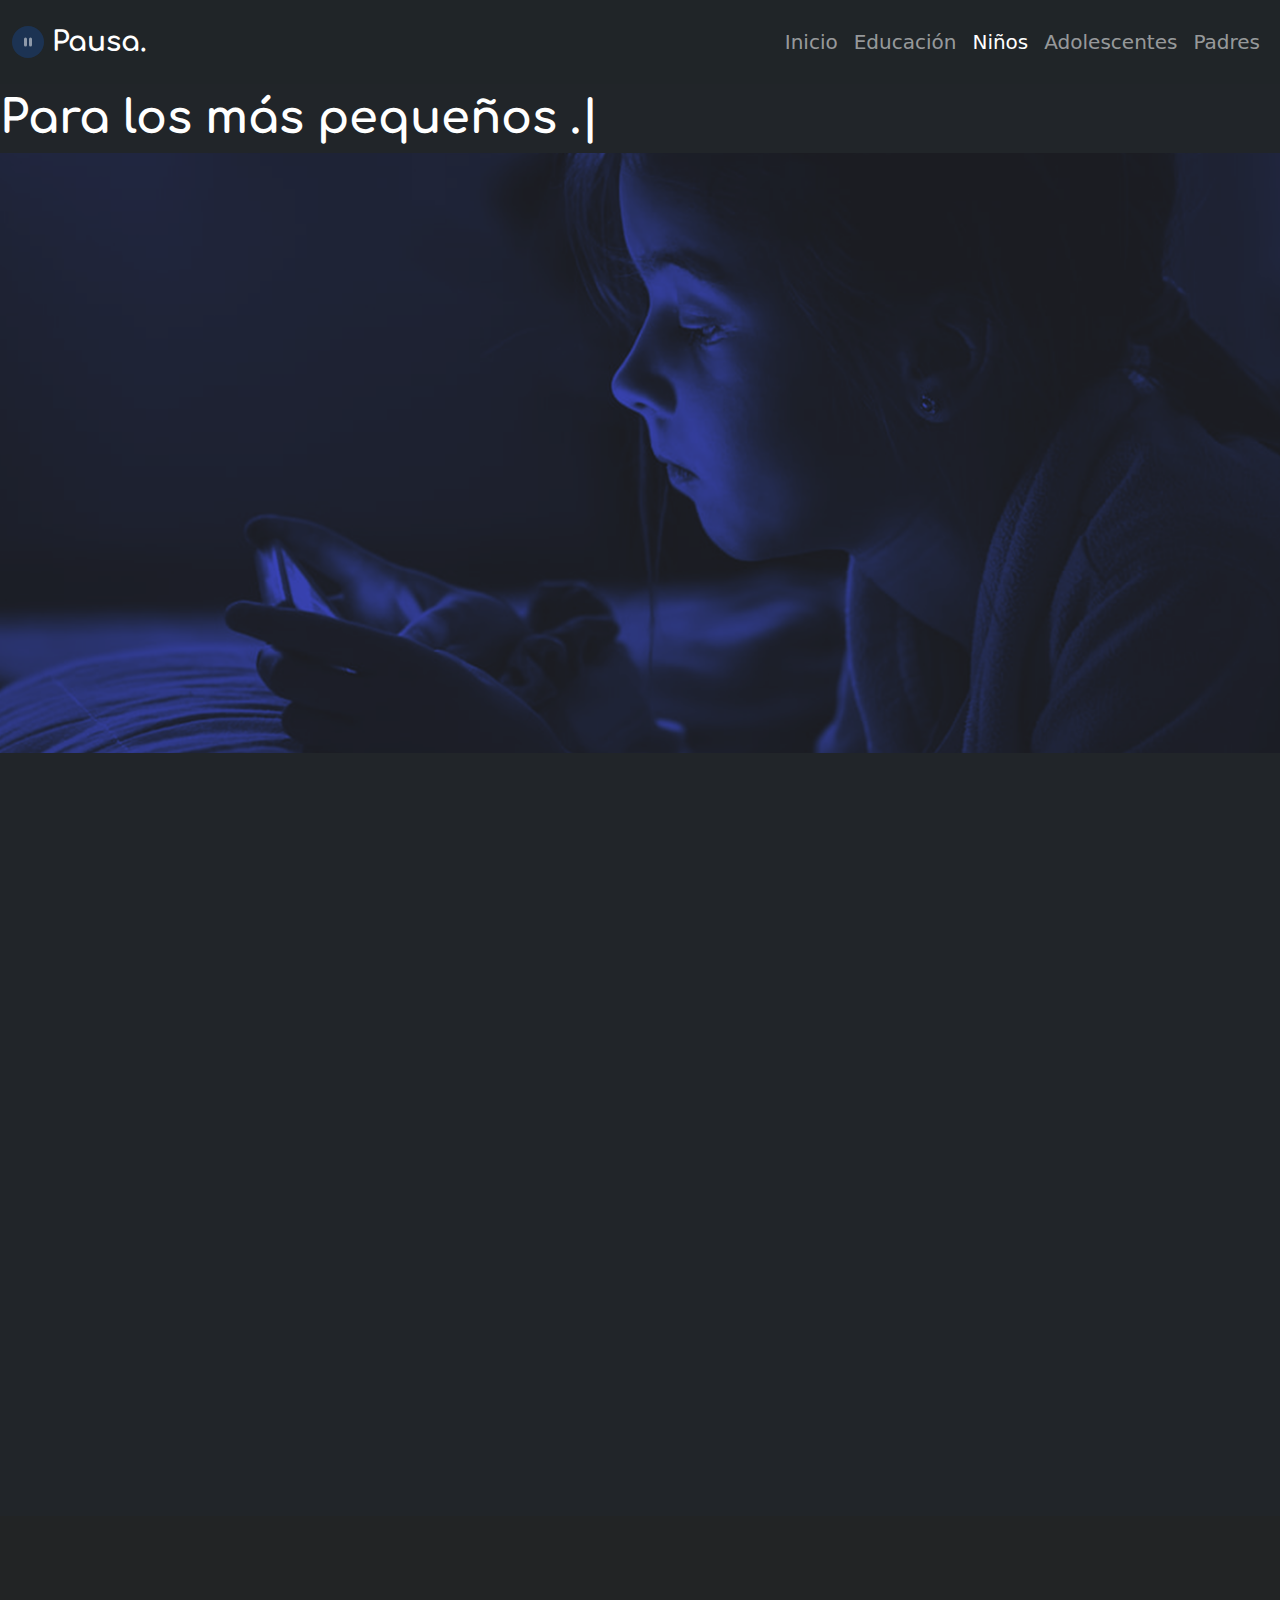
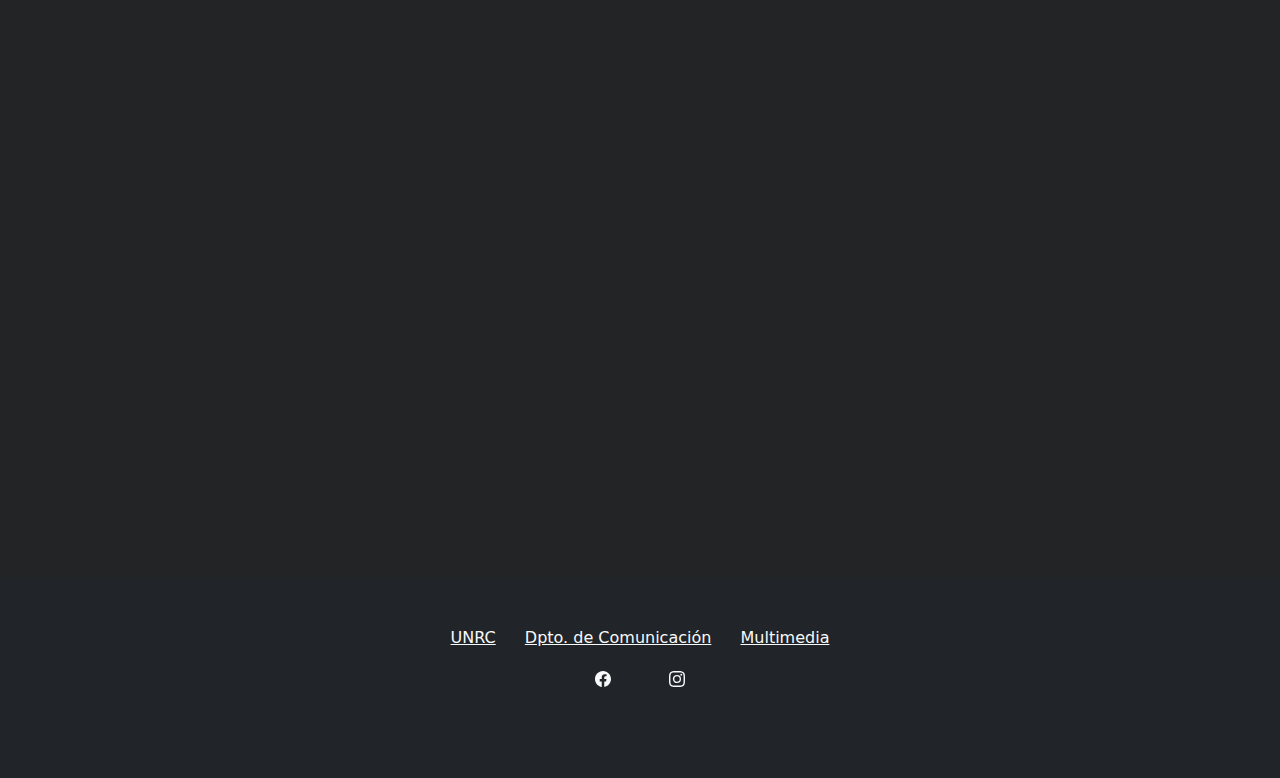
<file: Niños.html>
<!DOCTYPE html>
<html data-bs-theme="light" lang="en">

<head>
    <meta charset="utf-8">
    <meta name="viewport" content="width=device-width, initial-scale=1.0, shrink-to-fit=no">
    <title>Pausa . Web Pandolfi Nicolas</title>
    <link rel="icon" type="image/png" sizes="128x128" href="assets/img/Favicon.png">
    <link rel="icon" type="image/png" sizes="128x128" href="assets/img/Favicon.png" media="(prefers-color-scheme: dark)">
    <link rel="icon" type="image/png" sizes="128x128" href="assets/img/Favicon.png">
    <link rel="icon" type="image/png" sizes="128x128" href="assets/img/Favicon.png" media="(prefers-color-scheme: dark)">
    <link rel="icon" type="image/png" sizes="128x128" href="assets/img/Favicon.png">
    <link rel="icon" type="image/png" sizes="128x128" href="assets/img/Favicon.png">
    <link rel="icon" type="image/png" sizes="128x128" href="assets/img/Favicon.png">
    <link rel="stylesheet" href="assets/bootstrap/css/bootstrap.min.css">
    <link rel="stylesheet" href="https://fonts.googleapis.com/css?family=Arvo&amp;display=swap">
    <link rel="stylesheet" href="https://fonts.googleapis.com/css?family=Comfortaa&amp;display=swap">
    <link rel="stylesheet" href="https://fonts.googleapis.com/css?family=Inconsolata&amp;display=swap">
    <link rel="stylesheet" href="https://fonts.googleapis.com/css?family=Plus+Jakarta+Sans&amp;display=swap">
    <link rel="stylesheet" href="assets/css/aos.min.css">
    <link rel="stylesheet" href="assets/css/animated-services.css">
    <link rel="stylesheet" href="assets/css/Animated-Typing-With-Blinking.css">
    <link rel="stylesheet" href="assets/css/Community-ChatComments.css">
    <link rel="stylesheet" href="assets/css/Forum---Thread-listing-forum.css">
    <link rel="stylesheet" href="assets/css/Forum---Thread-listing.css">
    <link rel="stylesheet" href="assets/css/Hero-Carousel-images.css">
    <link rel="stylesheet" href="assets/css/Ludens---Custom-Code-Google-Map-just-the-iframe.css">
    <link rel="stylesheet" href="assets/css/Navbar-Right-Links-Dark-icons.css">
    <link rel="stylesheet" href="assets/css/Responsive-YouTube-Video-Section-Dark-Centered.css">
    <link rel="stylesheet" href="assets/css/Testimonial-Slider-9-1.css">
    <link rel="stylesheet" href="assets/css/Testimonial-Slider-9.css">
</head>

<body style="background: var(--bs-body-color);">
    <nav class="navbar navbar-expand bg-dark bg-opacity-10 fs-5 fw-lighter py-3 navbar-dark" style="color: var(--bs-body-bg);">
        <div class="container-fluid"><a class="navbar-brand fs-3 fw-bold d-flex align-items-center" href="index.html"><span class="bs-icon-sm bs-icon-circle bs-icon-primary-light d-flex justify-content-center align-items-center me-2 bs-icon"><svg xmlns="http://www.w3.org/2000/svg" width="1em" height="1em" fill="currentColor" viewBox="0 0 16 16" class="bi bi-pause-fill text-white-50">
                        <path d="M5.5 3.5A1.5 1.5 0 0 1 7 5v6a1.5 1.5 0 0 1-3 0V5a1.5 1.5 0 0 1 1.5-1.5m5 0A1.5 1.5 0 0 1 12 5v6a1.5 1.5 0 0 1-3 0V5a1.5 1.5 0 0 1 1.5-1.5"></path>
                    </svg></span><span style="font-family: Comfortaa, serif;">Pausa.</span></a><button data-bs-toggle="collapse" class="navbar-toggler" data-bs-target="#navcol-1"><span class="visually-hidden">Toggle navigation</span><span class="navbar-toggler-icon"></span></button>
            <div class="collapse navbar-collapse" id="navcol-1">
                <ul class="navbar-nav ms-auto">
                    <li class="nav-item"><a class="nav-link" href="index.html">Inicio</a></li>
                    <li class="nav-item"><a class="nav-link" href="Educacion.html">Educación</a></li>
                    <li class="nav-item"><a class="nav-link active" href="Niños.html">Niños</a></li>
                    <li class="nav-item"><a class="nav-link" href="Adolescentes.html">Adolescentes</a></li>
                    <li class="nav-item"><a class="nav-link" href="Padres.html">Padres</a></li>
                </ul>
            </div>
        </div>
    </nav><strong class="text-center d-xxl-flex justify-content-xxl-center align-items-xxl-center" data-aos="fade" data-aos-duration="1100" data-aos-delay="200" style="text-align: center;font-size: 46px;color: var(--bs-body-bg);font-family: Comfortaa, serif;margin-bottom: 22px;margin-top: 22px;">Para los más pequeños .|</strong>
    <section style="font-family: Comfortaa, serif;">
        <div style="height: 600px;background: url(&quot;assets/img/Niña.png&quot;) center / cover;"></div>
    </section>
    <div class="container text-white border rounded border-0 p-4 p-lg-5 py-4 py-xl-5" data-aos="fade" style="background: var(--bs-secondary-color);font-family: Comfortaa, serif;box-shadow: 0px 0px 20px var(--bs-emphasis-color);margin-top: 38px;margin-bottom: 44px;">
        <div class="row mb-5">
            <div class="col-md-8 col-xl-10 text-center mx-auto">
                <h2 class="text-white border rounded-pill border-0" style="background: var(--bs-primary-text-emphasis);font-weight: bold;border-style: none;box-shadow: 0px 0px 20px var(--bs-emphasis-color);margin: 23px;padding: 8px;">Explicación sencilla sobre las redes sociales:</h2>
                <p class="w-lg-50">Las redes sociales son lugares en Internet donde las personas pueden hablar, compartir fotos y videos, y hacer nuevos amigos. Aunque son divertidas, es importante no pasar demasiado tiempo en ellas. Los niños pueden entender cómo las redes sociales pueden influir en su tiempo y actividades diarias.</p>
            </div>
        </div>
        <h2 class="text-white border rounded-pill border-0" style="background: var(--bs-primary-text-emphasis);font-weight: bold;border-style: none;box-shadow: 0px 0px 20px var(--bs-emphasis-color);margin: 23px;padding: 8px;text-align: center;">Cosas que podés hacer para evitar el uso excesivo:</h2>
        <div class="row gy-4 row-cols-1 row-cols-md-2 row-cols-xl-3">
            <div class="col">
                <div class="d-flex">
                    <div class="bs-icon-sm bs-icon-rounded bs-icon-semi-white text-primary d-flex flex-shrink-0 justify-content-center align-items-center d-inline-block mb-3 bs-icon"><svg xmlns="http://www.w3.org/2000/svg" width="1em" height="1em" viewBox="0 0 24 24" stroke-width="2" stroke="currentColor" fill="none" stroke-linecap="round" stroke-linejoin="round" class="icon icon-tabler icon-tabler-activity" style="color: var(--bs-primary-text-emphasis);">
                            <path stroke="none" d="M0 0h24v24H0z" fill="none"></path>
                            <path d="M3 12h4l3 8l4 -16l3 8h4"></path>
                        </svg></div>
                    <div class="px-3">
                        <h4 class="text-white" style="font-weight: bold;">Juegos al aire libre como correr, saltar la soga y jugar con amigos.</h4>
                    </div>
                </div>
            </div>
            <div class="col">
                <div class="d-flex">
                    <div class="bs-icon-sm bs-icon-rounded bs-icon-semi-white text-primary d-flex flex-shrink-0 justify-content-center align-items-center d-inline-block mb-3 bs-icon"><svg xmlns="http://www.w3.org/2000/svg" width="1em" height="1em" fill="currentColor" viewBox="0 0 16 16" class="bi bi-brightness-alt-low" style="color: var(--bs-primary-text-emphasis);">
                            <path d="M8.5 5.5a.5.5 0 1 1-1 0 .5.5 0 0 1 1 0m5 6a.5.5 0 1 1 0-1 .5.5 0 0 1 0 1M2 11a.5.5 0 1 0 1 0 .5.5 0 0 0-1 0m10.243-3.536a.5.5 0 1 1-.707-.707.5.5 0 0 1 .707.707m-8.486-.707a.5.5 0 1 0 .707.707.5.5 0 0 0-.707-.707M8 7a4 4 0 0 0-4 4 .5.5 0 0 0 .5.5h7a.5.5 0 0 0 .5-.5 4 4 0 0 0-4-4m0 1a3 3 0 0 1 2.959 2.5H5.04A3 3 0 0 1 8 8"></path>
                        </svg></div>
                    <div class="px-3">
                        <h4 class="text-white" style="font-weight: bold;">Hobbies creativos como dibujar, leer libros, o construir con bloques.</h4>
                    </div>
                </div>
            </div>
            <div class="col">
                <div class="d-flex">
                    <div class="bs-icon-sm bs-icon-rounded bs-icon-semi-white text-primary d-flex flex-shrink-0 justify-content-center align-items-center d-inline-block mb-3 bs-icon"><svg xmlns="http://www.w3.org/2000/svg" width="1em" height="1em" fill="currentColor" viewBox="0 0 16 16" class="bi bi-people" style="color: var(--bs-primary-text-emphasis);">
                            <path d="M15 14s1 0 1-1-1-4-5-4-5 3-5 4 1 1 1 1zm-7.978-1A.261.261 0 0 1 7 12.996c.001-.264.167-1.03.76-1.72C8.312 10.629 9.282 10 11 10c1.717 0 2.687.63 3.24 1.276.593.69.758 1.457.76 1.72l-.008.002a.274.274 0 0 1-.014.002H7.022ZM11 7a2 2 0 1 0 0-4 2 2 0 0 0 0 4m3-2a3 3 0 1 1-6 0 3 3 0 0 1 6 0M6.936 9.28a5.88 5.88 0 0 0-1.23-.247A7.35 7.35 0 0 0 5 9c-4 0-5 3-5 4 0 .667.333 1 1 1h4.216A2.238 2.238 0 0 1 5 13c0-1.01.377-2.042 1.09-2.904.243-.294.526-.569.846-.816M4.92 10A5.493 5.493 0 0 0 4 13H1c0-.26.164-1.03.76-1.724.545-.636 1.492-1.256 3.16-1.275ZM1.5 5.5a3 3 0 1 1 6 0 3 3 0 0 1-6 0m3-2a2 2 0 1 0 0 4 2 2 0 0 0 0-4"></path>
                        </svg></div>
                    <div class="px-3">
                        <h4 class="text-white" style="font-weight: bold;">Participar en deportes o clubes después de la escuela.</h4>
                    </div>
                </div>
            </div>
            <div class="col">
                <div class="d-flex"></div>
            </div>
            <div class="col">
                <div class="d-flex"></div>
            </div>
        </div>
        <h2 class="text-white border rounded-pill border-0" style="background: var(--bs-primary-text-emphasis);font-weight: bold;border-style: none;box-shadow: 0px 0px 20px var(--bs-emphasis-color);margin: 23px;padding: 8px;text-align: center;">Mira el siguiente video y reflexiona...</h2>
    </div>
    <section class="clean-block clean-info dark">
        <div class="container">
            <div class="videoWrapper"><iframe allowfullscreen="" frameborder="0" src="https://www.youtube.com/embed/n5zTA4n1E14" data-aos="fade" class="embed-responsive-item" width="100%" height="auto" style="margin-top: -13px;"></iframe></div>
        </div>
        <section class="clean-block clean-info dark" style="background: var(--bs-secondary-color);border-style: none;margin-top: 34px;"></section>
        <footer class="text-center bg-dark">
            <div class="container text-white py-4 py-lg-5">
                <ul class="list-inline">
                    <li class="list-inline-item me-4"><a class="link-light" href="https://www.unrc.edu.ar/">UNRC</a></li>
                    <li class="list-inline-item me-4"><a class="link-light" href="https://comunicampus.org/">Dpto. de Comunicación</a></li>
                    <li class="list-inline-item"><a class="link-light" href="https://cubocampus.github.io/Multimedia/">Multimedia</a></li>
                </ul>
                <ul class="list-inline">
                    <li class="list-inline-item me-4"><a href="https://www.facebook.com/comunicampus.org"><svg xmlns="http://www.w3.org/2000/svg" width="1em" height="1em" fill="currentColor" viewBox="0 0 16 16" class="bi bi-facebook text-light">
                                <path d="M16 8.049c0-4.446-3.582-8.05-8-8.05C3.58 0-.002 3.603-.002 8.05c0 4.017 2.926 7.347 6.75 7.951v-5.625h-2.03V8.05H6.75V6.275c0-2.017 1.195-3.131 3.022-3.131.876 0 1.791.157 1.791.157v1.98h-1.009c-.993 0-1.303.621-1.303 1.258v1.51h2.218l-.354 2.326H9.25V16c3.824-.604 6.75-3.934 6.75-7.951"></path>
                            </svg></a></li>
                    <li class="list-inline-item me-4"></li>
                    <li class="list-inline-item"><a href="https://www.instagram.com/comunicacion.unrc/"><svg xmlns="http://www.w3.org/2000/svg" width="1em" height="1em" fill="currentColor" viewBox="0 0 16 16" class="bi bi-instagram text-light">
                                <path d="M8 0C5.829 0 5.556.01 4.703.048 3.85.088 3.269.222 2.76.42a3.917 3.917 0 0 0-1.417.923A3.927 3.927 0 0 0 .42 2.76C.222 3.268.087 3.85.048 4.7.01 5.555 0 5.827 0 8.001c0 2.172.01 2.444.048 3.297.04.852.174 1.433.372 1.942.205.526.478.972.923 1.417.444.445.89.719 1.416.923.51.198 1.09.333 1.942.372C5.555 15.99 5.827 16 8 16s2.444-.01 3.298-.048c.851-.04 1.434-.174 1.943-.372a3.916 3.916 0 0 0 1.416-.923c.445-.445.718-.891.923-1.417.197-.509.332-1.09.372-1.942C15.99 10.445 16 10.173 16 8s-.01-2.445-.048-3.299c-.04-.851-.175-1.433-.372-1.941a3.926 3.926 0 0 0-.923-1.417A3.911 3.911 0 0 0 13.24.42c-.51-.198-1.092-.333-1.943-.372C10.443.01 10.172 0 7.998 0h.003zm-.717 1.442h.718c2.136 0 2.389.007 3.232.046.78.035 1.204.166 1.486.275.373.145.64.319.92.599.28.28.453.546.598.92.11.281.24.705.275 1.485.039.843.047 1.096.047 3.231s-.008 2.389-.047 3.232c-.035.78-.166 1.203-.275 1.485a2.47 2.47 0 0 1-.599.919c-.28.28-.546.453-.92.598-.28.11-.704.24-1.485.276-.843.038-1.096.047-3.232.047s-2.39-.009-3.233-.047c-.78-.036-1.203-.166-1.485-.276a2.478 2.478 0 0 1-.92-.598 2.48 2.48 0 0 1-.6-.92c-.109-.281-.24-.705-.275-1.485-.038-.843-.046-1.096-.046-3.233 0-2.136.008-2.388.046-3.231.036-.78.166-1.204.276-1.486.145-.373.319-.64.599-.92.28-.28.546-.453.92-.598.282-.11.705-.24 1.485-.276.738-.034 1.024-.044 2.515-.045v.002zm4.988 1.328a.96.96 0 1 0 0 1.92.96.96 0 0 0 0-1.92zm-4.27 1.122a4.109 4.109 0 1 0 0 8.217 4.109 4.109 0 0 0 0-8.217zm0 1.441a2.667 2.667 0 1 1 0 5.334 2.667 2.667 0 0 1 0-5.334"></path>
                            </svg></a></li>
                </ul>
                <p class="text-muted mb-0">Copyright © 2024 Brand</p>
            </div>
        </footer>
    </section>
    <script src="assets/bootstrap/js/bootstrap.min.js"></script>
    <script src="assets/js/aos.min.js"></script>
    <script src="assets/js/bs-init.js"></script>
    <script src="assets/js/Animated-Typing-With-Blinking-Animated-Type-Heading.js"></script>
    <script src="assets/js/Testimonial-Slider-9.js"></script>
</body>

</html>
</file>
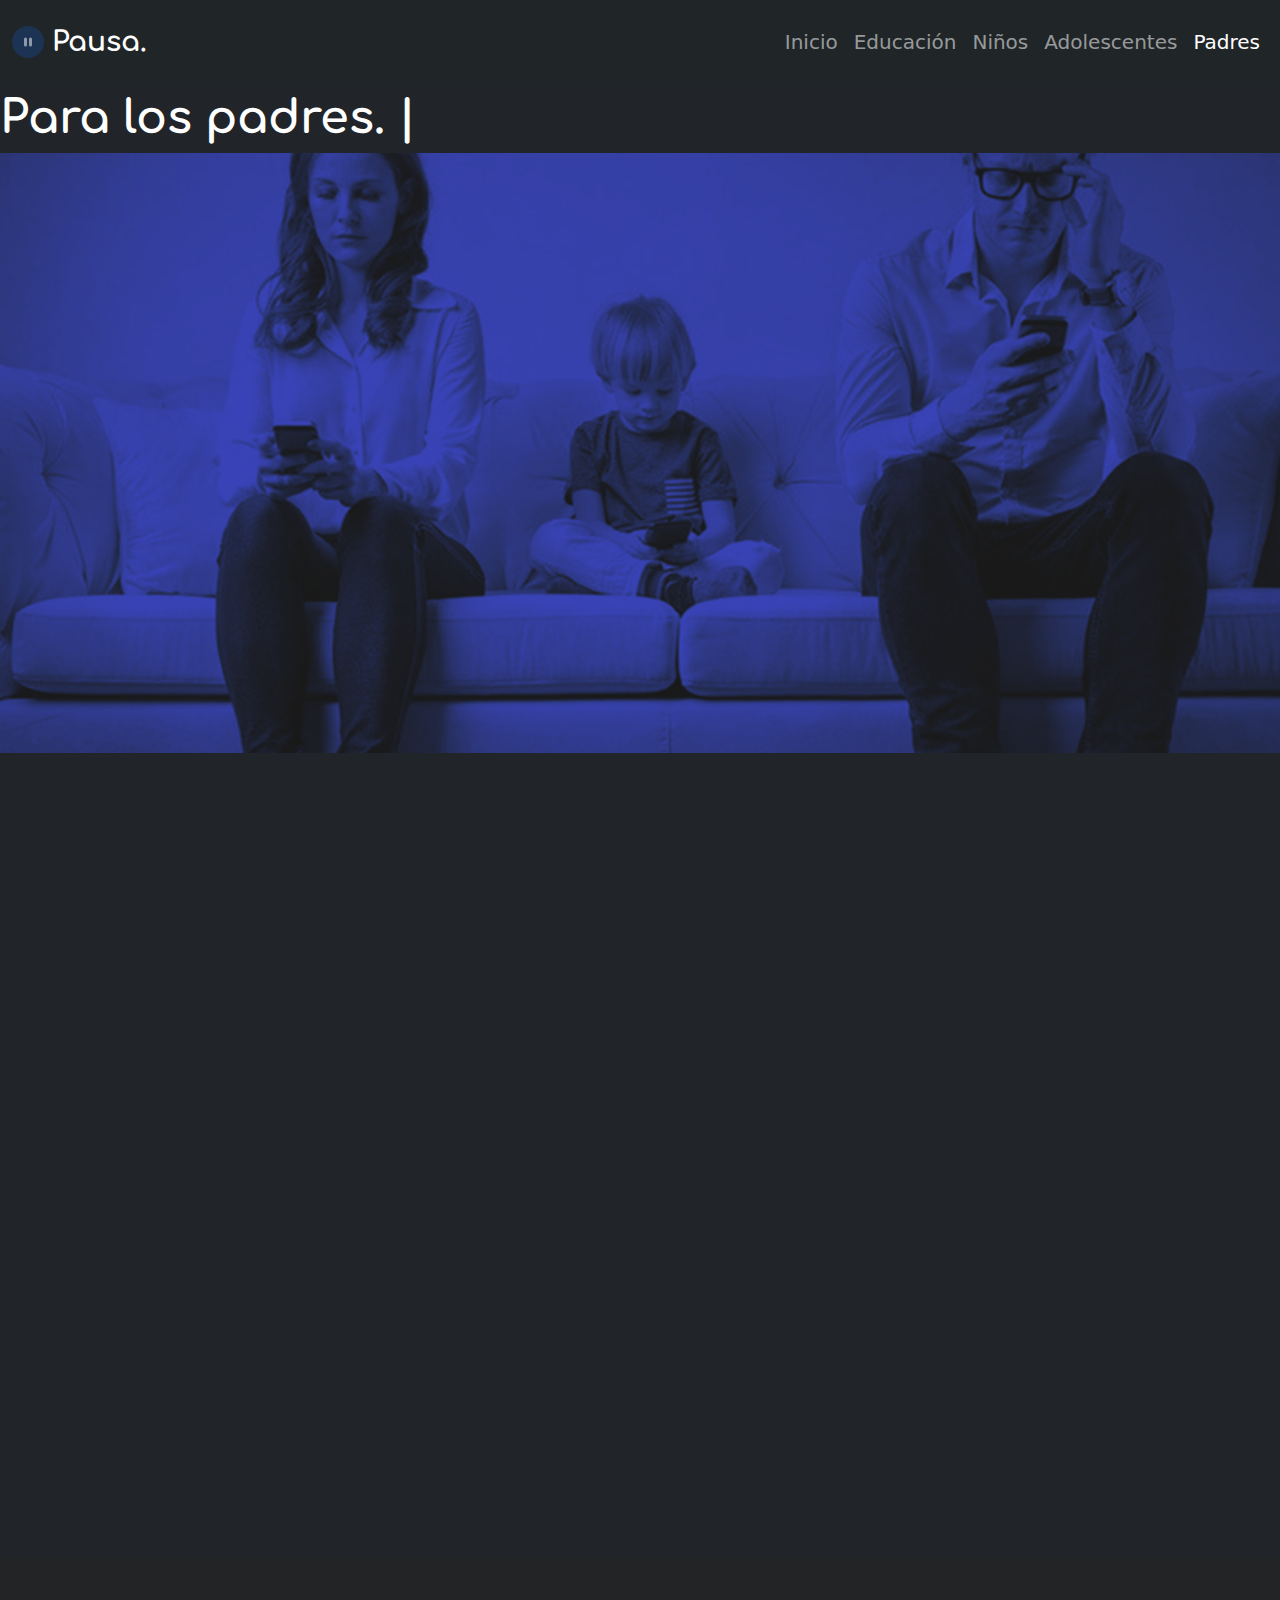
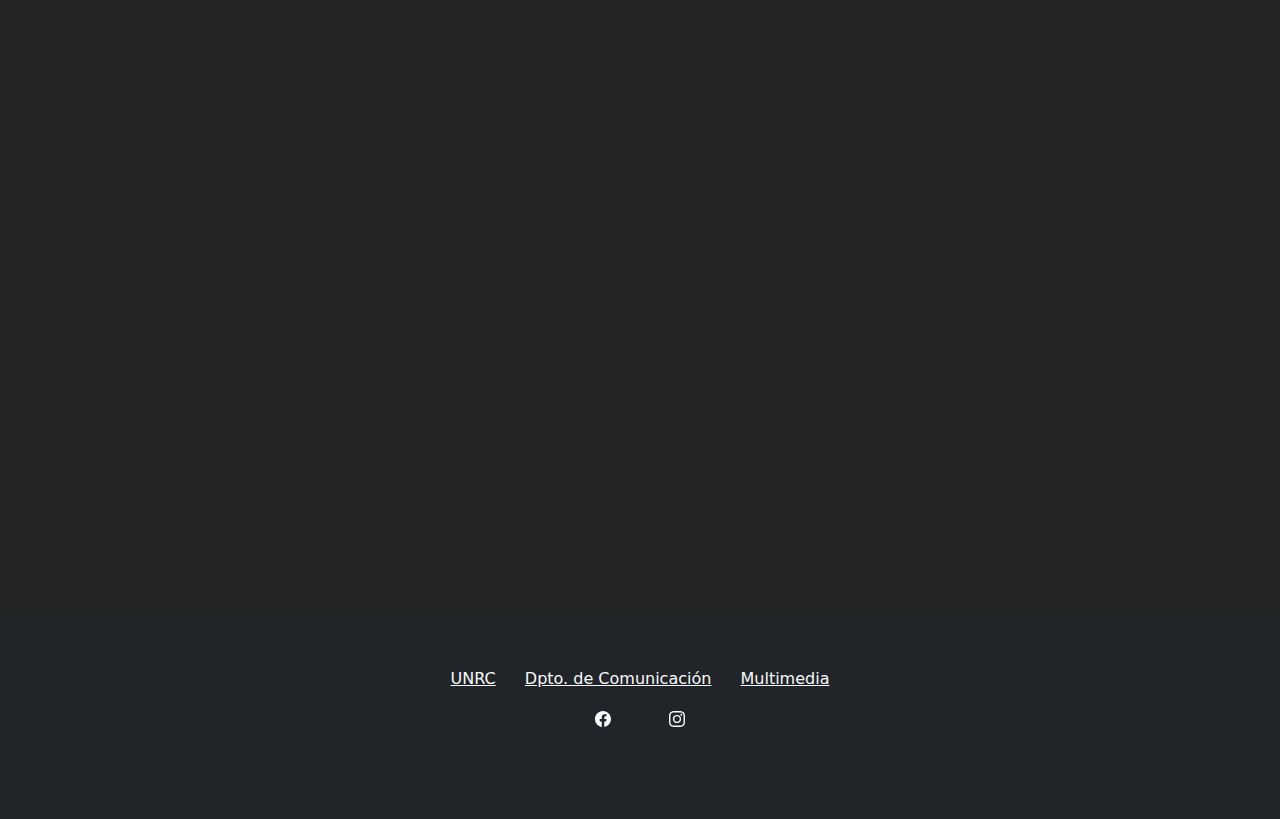
<file: Padres.html>
<!DOCTYPE html>
<html data-bs-theme="light" lang="en">

<head>
    <meta charset="utf-8">
    <meta name="viewport" content="width=device-width, initial-scale=1.0, shrink-to-fit=no">
    <title>Pausa . Web Pandolfi Nicolas</title>
    <link rel="icon" type="image/png" sizes="128x128" href="assets/img/Favicon.png">
    <link rel="icon" type="image/png" sizes="128x128" href="assets/img/Favicon.png" media="(prefers-color-scheme: dark)">
    <link rel="icon" type="image/png" sizes="128x128" href="assets/img/Favicon.png">
    <link rel="icon" type="image/png" sizes="128x128" href="assets/img/Favicon.png" media="(prefers-color-scheme: dark)">
    <link rel="icon" type="image/png" sizes="128x128" href="assets/img/Favicon.png">
    <link rel="icon" type="image/png" sizes="128x128" href="assets/img/Favicon.png">
    <link rel="icon" type="image/png" sizes="128x128" href="assets/img/Favicon.png">
    <link rel="stylesheet" href="assets/bootstrap/css/bootstrap.min.css">
    <link rel="stylesheet" href="https://fonts.googleapis.com/css?family=Arvo&amp;display=swap">
    <link rel="stylesheet" href="https://fonts.googleapis.com/css?family=Comfortaa&amp;display=swap">
    <link rel="stylesheet" href="https://fonts.googleapis.com/css?family=Inconsolata&amp;display=swap">
    <link rel="stylesheet" href="https://fonts.googleapis.com/css?family=Plus+Jakarta+Sans&amp;display=swap">
    <link rel="stylesheet" href="assets/css/aos.min.css">
    <link rel="stylesheet" href="assets/css/animated-services.css">
    <link rel="stylesheet" href="assets/css/Animated-Typing-With-Blinking.css">
    <link rel="stylesheet" href="assets/css/Community-ChatComments.css">
    <link rel="stylesheet" href="assets/css/Forum---Thread-listing-forum.css">
    <link rel="stylesheet" href="assets/css/Forum---Thread-listing.css">
    <link rel="stylesheet" href="assets/css/Hero-Carousel-images.css">
    <link rel="stylesheet" href="assets/css/Ludens---Custom-Code-Google-Map-just-the-iframe.css">
    <link rel="stylesheet" href="assets/css/Navbar-Right-Links-Dark-icons.css">
    <link rel="stylesheet" href="assets/css/Responsive-YouTube-Video-Section-Dark-Centered.css">
    <link rel="stylesheet" href="assets/css/Testimonial-Slider-9-1.css">
    <link rel="stylesheet" href="assets/css/Testimonial-Slider-9.css">
</head>

<body style="background: var(--bs-body-color);">
    <nav class="navbar navbar-expand bg-dark bg-opacity-10 fs-5 fw-lighter py-3 navbar-dark" style="color: var(--bs-body-bg);">
        <div class="container-fluid"><a class="navbar-brand fs-3 fw-bold d-flex align-items-center" href="index.html"><span class="bs-icon-sm bs-icon-circle bs-icon-primary-light d-flex justify-content-center align-items-center me-2 bs-icon"><svg xmlns="http://www.w3.org/2000/svg" width="1em" height="1em" fill="currentColor" viewBox="0 0 16 16" class="bi bi-pause-fill text-white-50">
                        <path d="M5.5 3.5A1.5 1.5 0 0 1 7 5v6a1.5 1.5 0 0 1-3 0V5a1.5 1.5 0 0 1 1.5-1.5m5 0A1.5 1.5 0 0 1 12 5v6a1.5 1.5 0 0 1-3 0V5a1.5 1.5 0 0 1 1.5-1.5"></path>
                    </svg></span><span style="font-family: Comfortaa, serif;">Pausa.</span></a><button data-bs-toggle="collapse" class="navbar-toggler" data-bs-target="#navcol-1"><span class="visually-hidden">Toggle navigation</span><span class="navbar-toggler-icon"></span></button>
            <div class="collapse navbar-collapse" id="navcol-1">
                <ul class="navbar-nav ms-auto">
                    <li class="nav-item"><a class="nav-link" href="index.html">Inicio</a></li>
                    <li class="nav-item"><a class="nav-link" href="Educacion.html">Educación</a></li>
                    <li class="nav-item"><a class="nav-link" href="Niños.html">Niños</a></li>
                    <li class="nav-item"><a class="nav-link" href="Adolescentes.html">Adolescentes</a></li>
                    <li class="nav-item"><a class="nav-link active" href="Padres.html">Padres</a></li>
                </ul>
            </div>
        </div>
    </nav><strong class="text-center d-xxl-flex justify-content-xxl-center align-items-xxl-center" data-aos="fade" data-aos-duration="1100" data-aos-delay="200" style="text-align: center;font-size: 46px;color: var(--bs-body-bg);font-family: Comfortaa, serif;margin-bottom: 22px;margin-top: 22px;">Para los padres. |</strong>
    <section style="font-family: Comfortaa, serif;">
        <div style="height: 600px;background: url(&quot;assets/img/Padres.png&quot;) center / cover;"></div>
    </section>
    <div class="container text-white border rounded border-0 p-4 p-lg-5 py-4 py-xl-5" data-aos="fade" style="background: var(--bs-secondary-color);font-family: Comfortaa, serif;box-shadow: 0px 0px 20px var(--bs-emphasis-color);margin-top: 38px;margin-bottom: 44px;">
        <div class="row mb-5">
            <div class="col-md-8 col-xl-10 text-center mx-auto">
                <h2 class="text-white border rounded-pill border-0" style="background: var(--bs-primary-text-emphasis);font-weight: bold;border-style: none;box-shadow: 0px 0px 20px var(--bs-emphasis-color);margin: 23px;padding: 8px;">Guía para identificar señales de adicción en sus hijos</h2>
                <p class="w-lg-50">Los signos de adicción incluyen pasar mucho tiempo en redes sociales, descuidar tareas y deberes, mostrar ansiedad cuando no están en línea, y cambios en el comportamiento y el estado de ánimo.</p>
            </div>
        </div>
        <h2 class="text-white border rounded-pill border-0" style="background: var(--bs-primary-text-emphasis);font-weight: bold;border-style: none;box-shadow: 0px 0px 20px var(--bs-emphasis-color);margin: 23px;padding: 8px;text-align: center;font-size: 25px;">Estrategias para establecer límites y supervisar el uso de las redes sociales:</h2>
        <div class="row gy-4 row-cols-1 row-cols-md-2 row-cols-xl-3">
            <div class="col">
                <div class="d-flex">
                    <div class="bs-icon-sm bs-icon-rounded bs-icon-semi-white text-primary d-flex flex-shrink-0 justify-content-center align-items-center d-inline-block mb-3 bs-icon"><svg xmlns="http://www.w3.org/2000/svg" width="1em" height="1em" viewBox="0 0 24 24" stroke-width="2" stroke="currentColor" fill="none" stroke-linecap="round" stroke-linejoin="round" class="icon icon-tabler icon-tabler-activity" style="color: var(--bs-primary-text-emphasis);">
                            <path stroke="none" d="M0 0h24v24H0z" fill="none"></path>
                            <path d="M3 12h4l3 8l4 -16l3 8h4"></path>
                        </svg></div>
                    <div class="px-3">
                        <h4 class="text-white" style="font-weight: bold;">Establece reglas claras sobre el tiempo permitido en redes sociales.</h4>
                    </div>
                </div>
            </div>
            <div class="col">
                <div class="d-flex">
                    <div class="bs-icon-sm bs-icon-rounded bs-icon-semi-white text-primary d-flex flex-shrink-0 justify-content-center align-items-center d-inline-block mb-3 bs-icon"><svg xmlns="http://www.w3.org/2000/svg" width="1em" height="1em" fill="currentColor" viewBox="0 0 16 16" class="bi bi-brightness-alt-low" style="color: var(--bs-primary-text-emphasis);">
                            <path d="M8.5 5.5a.5.5 0 1 1-1 0 .5.5 0 0 1 1 0m5 6a.5.5 0 1 1 0-1 .5.5 0 0 1 0 1M2 11a.5.5 0 1 0 1 0 .5.5 0 0 0-1 0m10.243-3.536a.5.5 0 1 1-.707-.707.5.5 0 0 1 .707.707m-8.486-.707a.5.5 0 1 0 .707.707.5.5 0 0 0-.707-.707M8 7a4 4 0 0 0-4 4 .5.5 0 0 0 .5.5h7a.5.5 0 0 0 .5-.5 4 4 0 0 0-4-4m0 1a3 3 0 0 1 2.959 2.5H5.04A3 3 0 0 1 8 8"></path>
                        </svg></div>
                    <div class="px-3">
                        <h4 class="text-white" style="font-weight: bold;">Supervisa los contenidos y las plataformas que utilizan tus hijos.</h4>
                    </div>
                </div>
            </div>
            <div class="col">
                <div class="d-flex">
                    <div class="bs-icon-sm bs-icon-rounded bs-icon-semi-white text-primary d-flex flex-shrink-0 justify-content-center align-items-center d-inline-block mb-3 bs-icon"><svg xmlns="http://www.w3.org/2000/svg" width="1em" height="1em" fill="currentColor" viewBox="0 0 16 16" class="bi bi-people" style="color: var(--bs-primary-text-emphasis);">
                            <path d="M15 14s1 0 1-1-1-4-5-4-5 3-5 4 1 1 1 1zm-7.978-1A.261.261 0 0 1 7 12.996c.001-.264.167-1.03.76-1.72C8.312 10.629 9.282 10 11 10c1.717 0 2.687.63 3.24 1.276.593.69.758 1.457.76 1.72l-.008.002a.274.274 0 0 1-.014.002H7.022ZM11 7a2 2 0 1 0 0-4 2 2 0 0 0 0 4m3-2a3 3 0 1 1-6 0 3 3 0 0 1 6 0M6.936 9.28a5.88 5.88 0 0 0-1.23-.247A7.35 7.35 0 0 0 5 9c-4 0-5 3-5 4 0 .667.333 1 1 1h4.216A2.238 2.238 0 0 1 5 13c0-1.01.377-2.042 1.09-2.904.243-.294.526-.569.846-.816M4.92 10A5.493 5.493 0 0 0 4 13H1c0-.26.164-1.03.76-1.724.545-.636 1.492-1.256 3.16-1.275ZM1.5 5.5a3 3 0 1 1 6 0 3 3 0 0 1-6 0m3-2a2 2 0 1 0 0 4 2 2 0 0 0 0-4"></path>
                        </svg></div>
                    <div class="px-3">
                        <h4 class="text-white" style="font-weight: bold;">Fomenta la comunicación abierta sobre el uso de las redes sociales y sus efectos.</h4>
                    </div>
                </div>
            </div>
            <div class="col">
                <div class="d-flex"></div>
            </div>
            <div class="col">
                <div class="d-flex"></div>
            </div>
        </div>
        <h2 class="text-white border rounded-pill border-0" style="background: var(--bs-primary-text-emphasis);font-weight: bold;border-style: none;box-shadow: 0px 0px 20px var(--bs-emphasis-color);margin: 23px;padding: 8px;text-align: center;">Mira el siguiente video y actúa...</h2>
    </div>
    <section class="clean-block clean-info dark">
        <div class="container">
            <div class="videoWrapper"><iframe allowfullscreen="" frameborder="0" src="https://www.youtube.com/embed/o5CMnZEoWk0" data-aos="fade" class="embed-responsive-item" width="100%" height="auto" style="margin-top: -13px;"></iframe></div>
        </div>
        <section class="clean-block clean-info dark" style="background: var(--bs-secondary-color);border-style: none;margin-top: 34px;"></section>
        <footer class="text-center bg-dark">
            <div class="container text-white py-4 py-lg-5">
                <ul class="list-inline">
                    <li class="list-inline-item me-4"><a class="link-light" href="https://www.unrc.edu.ar/">UNRC</a></li>
                    <li class="list-inline-item me-4"><a class="link-light" href="https://comunicampus.org/">Dpto. de Comunicación</a></li>
                    <li class="list-inline-item"><a class="link-light" href="https://cubocampus.github.io/Multimedia/">Multimedia</a></li>
                </ul>
                <ul class="list-inline">
                    <li class="list-inline-item me-4"><a href="https://www.facebook.com/comunicampus.org"><svg xmlns="http://www.w3.org/2000/svg" width="1em" height="1em" fill="currentColor" viewBox="0 0 16 16" class="bi bi-facebook text-light">
                                <path d="M16 8.049c0-4.446-3.582-8.05-8-8.05C3.58 0-.002 3.603-.002 8.05c0 4.017 2.926 7.347 6.75 7.951v-5.625h-2.03V8.05H6.75V6.275c0-2.017 1.195-3.131 3.022-3.131.876 0 1.791.157 1.791.157v1.98h-1.009c-.993 0-1.303.621-1.303 1.258v1.51h2.218l-.354 2.326H9.25V16c3.824-.604 6.75-3.934 6.75-7.951"></path>
                            </svg></a></li>
                    <li class="list-inline-item me-4"></li>
                    <li class="list-inline-item"><a href="https://www.instagram.com/comunicacion.unrc/"><svg xmlns="http://www.w3.org/2000/svg" width="1em" height="1em" fill="currentColor" viewBox="0 0 16 16" class="bi bi-instagram text-light">
                                <path d="M8 0C5.829 0 5.556.01 4.703.048 3.85.088 3.269.222 2.76.42a3.917 3.917 0 0 0-1.417.923A3.927 3.927 0 0 0 .42 2.76C.222 3.268.087 3.85.048 4.7.01 5.555 0 5.827 0 8.001c0 2.172.01 2.444.048 3.297.04.852.174 1.433.372 1.942.205.526.478.972.923 1.417.444.445.89.719 1.416.923.51.198 1.09.333 1.942.372C5.555 15.99 5.827 16 8 16s2.444-.01 3.298-.048c.851-.04 1.434-.174 1.943-.372a3.916 3.916 0 0 0 1.416-.923c.445-.445.718-.891.923-1.417.197-.509.332-1.09.372-1.942C15.99 10.445 16 10.173 16 8s-.01-2.445-.048-3.299c-.04-.851-.175-1.433-.372-1.941a3.926 3.926 0 0 0-.923-1.417A3.911 3.911 0 0 0 13.24.42c-.51-.198-1.092-.333-1.943-.372C10.443.01 10.172 0 7.998 0h.003zm-.717 1.442h.718c2.136 0 2.389.007 3.232.046.78.035 1.204.166 1.486.275.373.145.64.319.92.599.28.28.453.546.598.92.11.281.24.705.275 1.485.039.843.047 1.096.047 3.231s-.008 2.389-.047 3.232c-.035.78-.166 1.203-.275 1.485a2.47 2.47 0 0 1-.599.919c-.28.28-.546.453-.92.598-.28.11-.704.24-1.485.276-.843.038-1.096.047-3.232.047s-2.39-.009-3.233-.047c-.78-.036-1.203-.166-1.485-.276a2.478 2.478 0 0 1-.92-.598 2.48 2.48 0 0 1-.6-.92c-.109-.281-.24-.705-.275-1.485-.038-.843-.046-1.096-.046-3.233 0-2.136.008-2.388.046-3.231.036-.78.166-1.204.276-1.486.145-.373.319-.64.599-.92.28-.28.546-.453.92-.598.282-.11.705-.24 1.485-.276.738-.034 1.024-.044 2.515-.045v.002zm4.988 1.328a.96.96 0 1 0 0 1.92.96.96 0 0 0 0-1.92zm-4.27 1.122a4.109 4.109 0 1 0 0 8.217 4.109 4.109 0 0 0 0-8.217zm0 1.441a2.667 2.667 0 1 1 0 5.334 2.667 2.667 0 0 1 0-5.334"></path>
                            </svg></a></li>
                </ul>
                <p class="text-muted mb-0">Copyright © 2024 Brand</p>
            </div>
        </footer>
    </section>
    <script src="assets/bootstrap/js/bootstrap.min.js"></script>
    <script src="assets/js/aos.min.js"></script>
    <script src="assets/js/bs-init.js"></script>
    <script src="assets/js/Animated-Typing-With-Blinking-Animated-Type-Heading.js"></script>
    <script src="assets/js/Testimonial-Slider-9.js"></script>
</body>

</html>
</file>
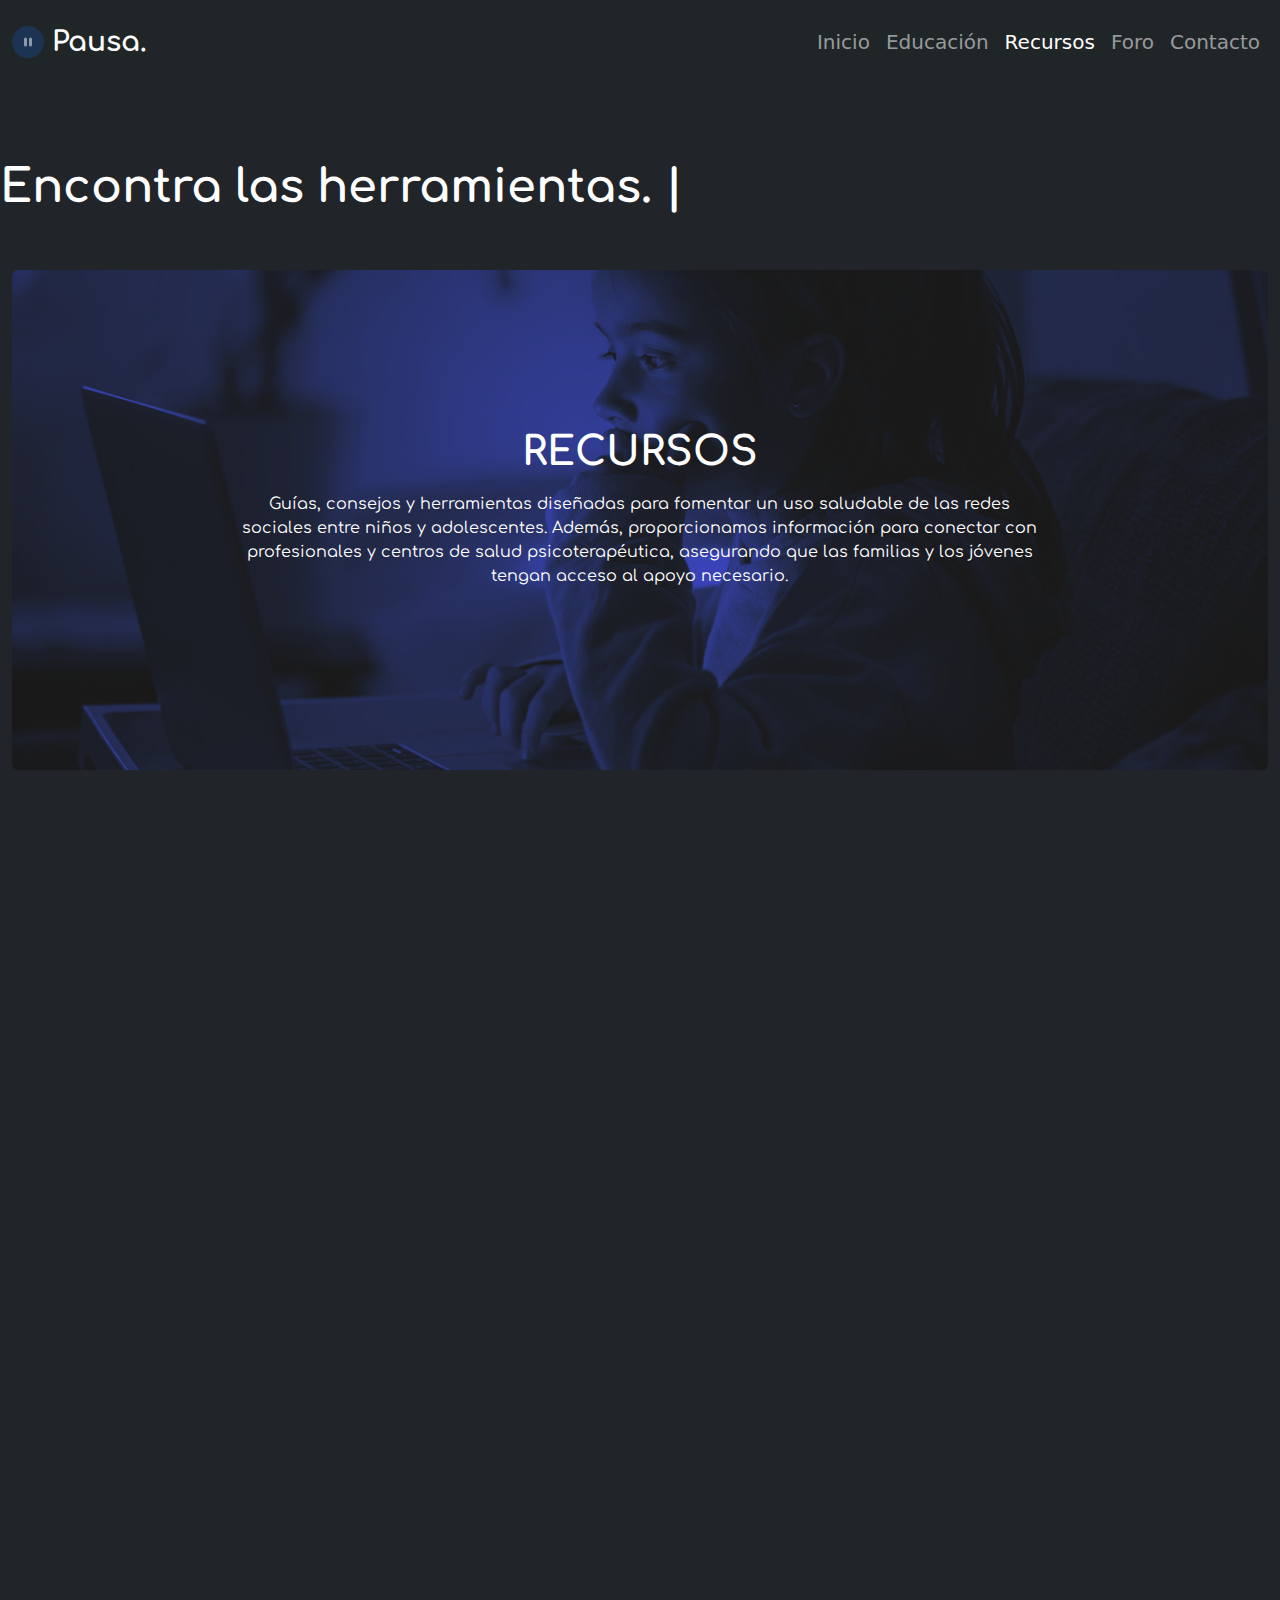
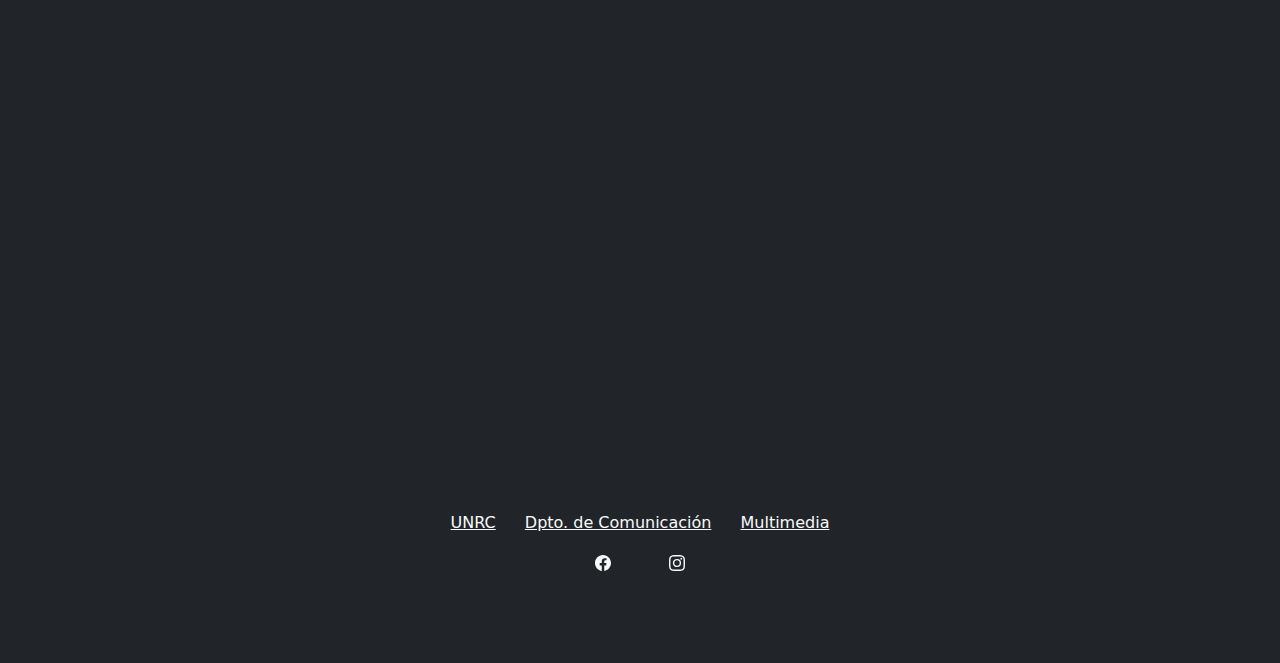
<file: Recursos.html>
<!DOCTYPE html>
<html data-bs-theme="light" lang="en">

<head>
    <meta charset="utf-8">
    <meta name="viewport" content="width=device-width, initial-scale=1.0, shrink-to-fit=no">
    <title>Pausa . Web Pandolfi Nicolas</title>
    <link rel="icon" type="image/png" sizes="128x128" href="assets/img/Favicon.png">
    <link rel="icon" type="image/png" sizes="128x128" href="assets/img/Favicon.png" media="(prefers-color-scheme: dark)">
    <link rel="icon" type="image/png" sizes="128x128" href="assets/img/Favicon.png">
    <link rel="icon" type="image/png" sizes="128x128" href="assets/img/Favicon.png" media="(prefers-color-scheme: dark)">
    <link rel="icon" type="image/png" sizes="128x128" href="assets/img/Favicon.png">
    <link rel="icon" type="image/png" sizes="128x128" href="assets/img/Favicon.png">
    <link rel="icon" type="image/png" sizes="128x128" href="assets/img/Favicon.png">
    <link rel="stylesheet" href="assets/bootstrap/css/bootstrap.min.css">
    <link rel="stylesheet" href="https://fonts.googleapis.com/css?family=Arvo&amp;display=swap">
    <link rel="stylesheet" href="https://fonts.googleapis.com/css?family=Comfortaa&amp;display=swap">
    <link rel="stylesheet" href="https://fonts.googleapis.com/css?family=Inconsolata&amp;display=swap">
    <link rel="stylesheet" href="https://fonts.googleapis.com/css?family=Plus+Jakarta+Sans&amp;display=swap">
    <link rel="stylesheet" href="assets/fonts/material-icons.min.css">
    <link rel="stylesheet" href="assets/css/aos.min.css">
    <link rel="stylesheet" href="assets/css/animated-services.css">
    <link rel="stylesheet" href="assets/css/Animated-Typing-With-Blinking.css">
    <link rel="stylesheet" href="assets/css/Community-ChatComments.css">
    <link rel="stylesheet" href="assets/css/Forum---Thread-listing-forum.css">
    <link rel="stylesheet" href="assets/css/Forum---Thread-listing.css">
    <link rel="stylesheet" href="assets/css/Hero-Carousel-images.css">
    <link rel="stylesheet" href="assets/css/Ludens---Custom-Code-Google-Map-just-the-iframe.css">
    <link rel="stylesheet" href="assets/css/Navbar-Right-Links-Dark-icons.css">
    <link rel="stylesheet" href="assets/css/Responsive-YouTube-Video-Section-Dark-Centered.css">
    <link rel="stylesheet" href="assets/css/Testimonial-Slider-9-1.css">
    <link rel="stylesheet" href="assets/css/Testimonial-Slider-9.css">
</head>

<body style="background: var(--bs-body-color);">
    <nav class="navbar navbar-expand bg-dark bg-opacity-10 fs-5 fw-lighter py-3 navbar-dark" style="color: var(--bs-body-bg);">
        <div class="container-fluid"><a class="navbar-brand fs-3 fw-bold d-flex align-items-center" href="index.html"><span class="bs-icon-sm bs-icon-circle bs-icon-primary-light d-flex justify-content-center align-items-center me-2 bs-icon"><svg xmlns="http://www.w3.org/2000/svg" width="1em" height="1em" fill="currentColor" viewBox="0 0 16 16" class="bi bi-pause-fill text-white-50">
                        <path d="M5.5 3.5A1.5 1.5 0 0 1 7 5v6a1.5 1.5 0 0 1-3 0V5a1.5 1.5 0 0 1 1.5-1.5m5 0A1.5 1.5 0 0 1 12 5v6a1.5 1.5 0 0 1-3 0V5a1.5 1.5 0 0 1 1.5-1.5"></path>
                    </svg></span><span style="font-family: Comfortaa, serif;">Pausa.</span></a><button data-bs-toggle="collapse" class="navbar-toggler" data-bs-target="#navcol-1"><span class="visually-hidden">Toggle navigation</span><span class="navbar-toggler-icon"></span></button>
            <div class="collapse navbar-collapse" id="navcol-1">
                <ul class="navbar-nav ms-auto">
                    <li class="nav-item"><a class="nav-link" href="index.html">Inicio</a></li>
                    <li class="nav-item"><a class="nav-link" href="Educacion.html">Educación</a></li>
                    <li class="nav-item"><a class="nav-link active" href="Recursos.html">Recursos</a></li>
                    <li class="nav-item"><a class="nav-link" href="Foro.html">Foro</a></li>
                    <li class="nav-item"><a class="nav-link" href="Contacto.html">Contacto</a></li>
                </ul>
            </div>
        </div>
    </nav><strong class="text-center d-xxl-flex justify-content-xxl-center align-items-xxl-center" data-aos="fade" data-aos-duration="1100" data-aos-delay="200" style="text-align: center;font-size: 46px;color: var(--bs-body-bg);font-family: Comfortaa, serif;margin-bottom: 22px;margin-top: 22px;"><br>Encontra las herramientas. |</strong>
    <div class="container-fluid text-white py-4 py-xl-5">
        <div class="border rounded border-0 d-flex flex-column justify-content-center align-items-center p-4 py-5" style="background: url(&quot;assets/img/Recursos.png&quot;) center / cover;height: 500px;font-family: Comfortaa, serif;">
            <div class="row">
                <div class="col-md-10 col-xl-8 text-center d-flex d-sm-flex d-md-flex justify-content-center align-items-center mx-auto justify-content-md-start align-items-md-center justify-content-xl-center">
                    <div>
                        <h1 class="text-uppercase fw-bold mb-3" data-aos="fade" data-aos-duration="1100" data-aos-delay="150" style="font-weight: bold;text-align: center;">RECURSOS</h1>
                        <p data-aos="fade" data-aos-duration="1100" data-aos-delay="350" class="mb-4">Guías, consejos y herramientas diseñadas para fomentar un uso saludable de las redes sociales entre niños y adolescentes. Además, proporcionamos información para conectar con profesionales y centros de salud psicoterapéutica, asegurando que las familias y los jóvenes tengan acceso al apoyo necesario.</p>
                    </div>
                </div>
            </div>
        </div>
        <section class="text-white py-4 py-xl-5" style="font-family: Comfortaa, serif;"></section>
        <div class="row">
            <div class="col-md-8 col-xl-6 mx-auto p-4" data-aos="fade" style="font-family: Comfortaa, serif;">
                <div class="d-flex align-items-center align-items-md-start align-items-xl-center">
                    <div class="bs-icon-xl bs-icon-circle bs-icon-primary d-flex flex-shrink-0 justify-content-center align-items-center me-4 d-inline-block bs-icon xl" style="background: var(--bs-primary-text-emphasis);"><i class="material-icons">highlight</i></div>
                    <div>
                        <h4 style="font-size: 28px;">Guías y Consejos</h4>
                        <p>Recursos educativos y prácticos para ayudar tanto a padres como a adolescentes a comprender y manejar el uso de las redes sociales de manera efectiva.</p><a href="#">¡Accede a nuestra lista de consejos!&nbsp;<svg xmlns="http://www.w3.org/2000/svg" width="1em" height="1em" fill="currentColor" viewBox="0 0 16 16" class="bi bi-arrow-right">
                                <path fill-rule="evenodd" d="M1 8a.5.5 0 0 1 .5-.5h11.793l-3.147-3.146a.5.5 0 0 1 .708-.708l4 4a.5.5 0 0 1 0 .708l-4 4a.5.5 0 0 1-.708-.708L13.293 8.5H1.5A.5.5 0 0 1 1 8"></path>
                            </svg></a>
                    </div>
                </div>
                <hr class="my-5">
                <div class="d-flex align-items-center align-items-md-start align-items-xl-center">
                    <div class="bs-icon-xl bs-icon-circle bs-icon-primary d-flex flex-shrink-0 justify-content-center align-items-center order-last ms-4 d-inline-block bs-icon xl" style="background: var(--bs-primary-text-emphasis);"><i class="material-icons">extension</i></div>
                    <div>
                        <h4 style="font-size: 28px;">Herramientas</h4>
                        <p>Variedad de aplicaciones y programas diseñados para ayudar a las familias a monitorizar y gestionar el uso de las redes sociales.</p><a href="#">¡Echa un vistazo!&nbsp;<svg xmlns="http://www.w3.org/2000/svg" width="1em" height="1em" fill="currentColor" viewBox="0 0 16 16" class="bi bi-arrow-right">
                                <path fill-rule="evenodd" d="M1 8a.5.5 0 0 1 .5-.5h11.793l-3.147-3.146a.5.5 0 0 1 .708-.708l4 4a.5.5 0 0 1 0 .708l-4 4a.5.5 0 0 1-.708-.708L13.293 8.5H1.5A.5.5 0 0 1 1 8"></path>
                            </svg></a>
                    </div>
                </div>
                <hr class="my-5">
                <div class="d-flex align-items-center align-items-md-start align-items-xl-center">
                    <div class="bs-icon-xl bs-icon-circle bs-icon-primary d-flex flex-shrink-0 justify-content-center align-items-center me-4 d-inline-block bs-icon xl" style="background: var(--bs-primary-text-emphasis);"><svg xmlns="http://www.w3.org/2000/svg" width="1em" height="1em" fill="currentColor" viewBox="0 0 16 16" class="bi bi-heart-fill">
                            <path fill-rule="evenodd" d="M8 1.314C12.438-3.248 23.534 4.735 8 15-7.534 4.736 3.562-3.248 8 1.314"></path>
                        </svg></div>
                    <div>
                        <h4 style="font-size: 28px;">Conexión con Profesionales</h4>
                        <p>Información detallada sobre cómo contactar y acceder a profesionales de salud mental y centros de salud psicoterapéutica.</p><a href="Contacto.html">No estás solo, encuentra apoyo.&nbsp;<svg xmlns="http://www.w3.org/2000/svg" width="1em" height="1em" fill="currentColor" viewBox="0 0 16 16" class="bi bi-arrow-right">
                                <path fill-rule="evenodd" d="M1 8a.5.5 0 0 1 .5-.5h11.793l-3.147-3.146a.5.5 0 0 1 .708-.708l4 4a.5.5 0 0 1 0 .708l-4 4a.5.5 0 0 1-.708-.708L13.293 8.5H1.5A.5.5 0 0 1 1 8"></path>
                            </svg></a>
                    </div>
                </div>
            </div>
        </div>
    </div><strong class="text-center d-xxl-flex justify-content-xxl-center align-items-xxl-center" data-aos="fade" style="text-align: center;font-size: 29px;color: var(--bs-body-bg);font-family: Comfortaa, serif;margin-bottom: 22px;margin-top: 22px;"><br>Te dejamos esta playlist para que te desconectes y te tomes una PAUSA.&nbsp;</strong><div><iframe style="border-radius:12px" src="https://open.spotify.com/embed/playlist/37i9dQZF1DZ06evO3MmF5S?utm_source=generator&theme=0" width="100%" height="352" frameBorder="0" allowfullscreen="" allow="autoplay; clipboard-write; encrypted-media; fullscreen; picture-in-picture" loading="lazy"></iframe></div>
    <footer class="text-center bg-dark">
        <div class="container text-white py-4 py-lg-5">
            <ul class="list-inline">
                <li class="list-inline-item me-4"><a class="link-light" href="https://www.unrc.edu.ar/">UNRC</a></li>
                <li class="list-inline-item me-4"><a class="link-light" href="https://comunicampus.org/">Dpto. de Comunicación</a></li>
                <li class="list-inline-item"><a class="link-light" href="https://cubocampus.github.io/Multimedia/">Multimedia</a></li>
            </ul>
            <ul class="list-inline">
                <li class="list-inline-item me-4"><a href="https://www.facebook.com/comunicampus.org"><svg xmlns="http://www.w3.org/2000/svg" width="1em" height="1em" fill="currentColor" viewBox="0 0 16 16" class="bi bi-facebook text-light">
                            <path d="M16 8.049c0-4.446-3.582-8.05-8-8.05C3.58 0-.002 3.603-.002 8.05c0 4.017 2.926 7.347 6.75 7.951v-5.625h-2.03V8.05H6.75V6.275c0-2.017 1.195-3.131 3.022-3.131.876 0 1.791.157 1.791.157v1.98h-1.009c-.993 0-1.303.621-1.303 1.258v1.51h2.218l-.354 2.326H9.25V16c3.824-.604 6.75-3.934 6.75-7.951"></path>
                        </svg></a></li>
                <li class="list-inline-item me-4"></li>
                <li class="list-inline-item"><a href="https://www.instagram.com/comunicacion.unrc/"><svg xmlns="http://www.w3.org/2000/svg" width="1em" height="1em" fill="currentColor" viewBox="0 0 16 16" class="bi bi-instagram text-light">
                            <path d="M8 0C5.829 0 5.556.01 4.703.048 3.85.088 3.269.222 2.76.42a3.917 3.917 0 0 0-1.417.923A3.927 3.927 0 0 0 .42 2.76C.222 3.268.087 3.85.048 4.7.01 5.555 0 5.827 0 8.001c0 2.172.01 2.444.048 3.297.04.852.174 1.433.372 1.942.205.526.478.972.923 1.417.444.445.89.719 1.416.923.51.198 1.09.333 1.942.372C5.555 15.99 5.827 16 8 16s2.444-.01 3.298-.048c.851-.04 1.434-.174 1.943-.372a3.916 3.916 0 0 0 1.416-.923c.445-.445.718-.891.923-1.417.197-.509.332-1.09.372-1.942C15.99 10.445 16 10.173 16 8s-.01-2.445-.048-3.299c-.04-.851-.175-1.433-.372-1.941a3.926 3.926 0 0 0-.923-1.417A3.911 3.911 0 0 0 13.24.42c-.51-.198-1.092-.333-1.943-.372C10.443.01 10.172 0 7.998 0h.003zm-.717 1.442h.718c2.136 0 2.389.007 3.232.046.78.035 1.204.166 1.486.275.373.145.64.319.92.599.28.28.453.546.598.92.11.281.24.705.275 1.485.039.843.047 1.096.047 3.231s-.008 2.389-.047 3.232c-.035.78-.166 1.203-.275 1.485a2.47 2.47 0 0 1-.599.919c-.28.28-.546.453-.92.598-.28.11-.704.24-1.485.276-.843.038-1.096.047-3.232.047s-2.39-.009-3.233-.047c-.78-.036-1.203-.166-1.485-.276a2.478 2.478 0 0 1-.92-.598 2.48 2.48 0 0 1-.6-.92c-.109-.281-.24-.705-.275-1.485-.038-.843-.046-1.096-.046-3.233 0-2.136.008-2.388.046-3.231.036-.78.166-1.204.276-1.486.145-.373.319-.64.599-.92.28-.28.546-.453.92-.598.282-.11.705-.24 1.485-.276.738-.034 1.024-.044 2.515-.045v.002zm4.988 1.328a.96.96 0 1 0 0 1.92.96.96 0 0 0 0-1.92zm-4.27 1.122a4.109 4.109 0 1 0 0 8.217 4.109 4.109 0 0 0 0-8.217zm0 1.441a2.667 2.667 0 1 1 0 5.334 2.667 2.667 0 0 1 0-5.334"></path>
                        </svg></a></li>
            </ul>
            <p class="text-muted mb-0">Copyright © 2024 Brand</p>
        </div>
    </footer>
    <script src="assets/bootstrap/js/bootstrap.min.js"></script>
    <script src="assets/js/aos.min.js"></script>
    <script src="assets/js/bs-init.js"></script>
    <script src="assets/js/Animated-Typing-With-Blinking-Animated-Type-Heading.js"></script>
    <script src="assets/js/Testimonial-Slider-9.js"></script>
</body>

</html>
</file>
<file: assets/css/Community-ChatComments.css>
img {
  border-radius: 5px;
}

img {
  border-radius: 5px;
}

.btn {
  margin: 0px 10px;
  margin-bottom: 20px;
}
</file>
<file: assets/css/Forum---Thread-listing-forum.css>
.spacer {
  height: 1px;
  margin-top: 5px;
  margin-bottom: 5px;
}

.thread-list {
  list-style: none;
  padding: 10px;
  width: 100%;
}

.thread-list .thread {
  display: table;
  height: 35px;
  width: 100%;
  padding: 2px;
}

.thread span.icon {
  float: right;
  font-size: 20px;
}

.thread span.icon a:hover {
  opacity: 1;
}

.icon a, .icon a:focus {
  text-decoration: none;
  color: #000;
  padding: 0 2px;
  opacity: 0.2;
}

.icon .flag.active {
  color: red;
}

.thread .time {
  font-weight: bold;
  padding: 0 10px;
  width: 68px;
  font-size: 12px;
  display: inline-block;
}

.thread .title {
  padding: 2px 5px;
  font-size: 18px;
}

.thread:hover {
  font-weight: bold;
  background: rgba(70,163,230,0.2);
}

.thread-list-head {
  width: 100%;
  padding-top: 10px;
}

.thread-list-head .thread-pages {
  float: right;
}

.thread-pages {
  padding: 0;
  margin: 0;
}

.thread-pages .pagination {
  margin: 0;
  padding: 0;
}

.badge {
  border-radius: 50%;
  padding: 5px;
  background: rgb(255,94,3);
  font-size: 10px;
  min-width: 10px;
}
</file>
<file: assets/css/Forum---Thread-listing.css>
.thread-list {
  list-style: none;
  padding: 10px;
  width: 100%;
}

.thread-list .thread {
  display: table;
  height: 35px;
  width: 100%;
  padding: 2px;
}

.thread span.icon {
  float: right;
  font-size: 20px;
}

.thread span.icon a:hover {
  opacity: 1;
}

.icon a, .icon a:focus {
  text-decoration: none;
  color: #000;
  padding: 0 2px;
  opacity: 0.2;
}

.thread .time {
  font-weight: bold;
  padding: 0 10px;
  width: 68px;
  font-size: 12px;
  display: inline-block;
}

.thread .title {
  padding: 2px 5px;
  font-size: 18px;
}

.thread:hover {
  font-weight: bold;
  background: rgba(70,163,230,0.2);
}

.thread-list-head {
  width: 100%;
  padding-top: 10px;
}

.thread-list-head .thread-pages {
  float: right;
}

.thread-pages {
  padding: 0;
  margin: 0;
}

.thread-pages .pagination {
  margin: 0;
  padding: 0;
}

.badge {
  border-radius: 50%;
  padding: 5px;
  background: rgb(255,94,3);
  font-size: 10px;
  min-width: 10px;
}
</file>
<file: assets/css/Hero-Carousel-images.css>
.fit-cover {
  object-fit: cover;
}
</file>
<file: assets/css/Ludens---Custom-Code-Google-Map-just-the-iframe.css>
*, *:before, *:after {
  -webkit-box-sizing: border-box;
  -moz-box-sizing: border-box;
  box-sizing: border-box;
}

*, *:before, *:after {
  -webkit-box-sizing: border-box;
  -moz-box-sizing: border-box;
  box-sizing: border-box;
}
</file>
<file: assets/css/Navbar-Right-Links-Dark-icons.css>
.bs-icon {
  --bs-icon-size: .75rem;
  display: flex;
  flex-shrink: 0;
  justify-content: center;
  align-items: center;
  font-size: var(--bs-icon-size);
  width: calc(var(--bs-icon-size) * 2);
  height: calc(var(--bs-icon-size) * 2);
  color: var(--bs-primary);
}

.bs-icon-xs {
  --bs-icon-size: 1rem;
  width: calc(var(--bs-icon-size) * 1.5);
  height: calc(var(--bs-icon-size) * 1.5);
}

.bs-icon-sm {
  --bs-icon-size: 1rem;
}

.bs-icon-md {
  --bs-icon-size: 1.5rem;
}

.bs-icon-lg {
  --bs-icon-size: 2rem;
}

.bs-icon-xl {
  --bs-icon-size: 2.5rem;
}

.bs-icon.bs-icon-primary {
  color: var(--bs-white);
  background: var(--bs-primary);
}

.bs-icon.bs-icon-primary-light {
  color: var(--bs-primary);
  background: rgba(var(--bs-primary-rgb), .2);
}

.bs-icon.bs-icon-semi-white {
  color: var(--bs-primary);
  background: rgba(255, 255, 255, .5);
}

.bs-icon.bs-icon-rounded {
  border-radius: .5rem;
}

.bs-icon.bs-icon-circle {
  border-radius: 50%;
}
</file>
<file: assets/css/Responsive-YouTube-Video-Section-Dark-Centered.css>
.clean-block.dark {
  background-color: #222425;
}

.clean-block {
  background-color: #222425;
}

.videoWrapper {
  position: relative;
  padding-bottom: 56.25%;
  height: 0;
}

.videoWrapper iframe {
  position: absolute;
  top: 0;
  left: 0;
  width: 100%;
  height: 100%;
}
</file>
<file: assets/css/Testimonial-Slider-9-1.css>
#testimonial_095 {
  overflow: hidden;
  min-height: 375px;
  position: relative;
  background: #141414;
}

#testimonial_095 > .carousel-inner {
  width: 75%;
  margin: auto;
}

#testimonial_095 > .carousel-inner:hover {
  cursor: -moz-grab;
  cursor: -webkit-grab;
}

#testimonial_095 > .carousel-inner:active {
  cursor: -moz-grabbing;
  cursor: -webkit-grabbing;
}

#testimonial_095 > .carousel-inner > .carousel-item {
  overflow: hidden;
}

.testimonial_095_indicators > .carousel-indicators {
  left: 0;
  margin: 0;
  width: 100%;
  font-size: 0;
  height: 20px;
  bottom: 15px;
  padding: 0 5px;
  display: block;
  overflow-x: auto;
  overflow-y: hidden;
  position: absolute;
  text-align: center;
  white-space: nowrap;
}

.testimonial_095_indicators > .carousel-indicators li {
  padding: 0;
  width: 10px;
  height: 10px;
  border: none;
  text-indent: 0;
  margin: 2px 3px;
  cursor: pointer;
  display: inline-block;
  background: #fff;
  -webkit-border-radius: 100%;
  border-radius: 100%;
}

.testimonial_095_indicators > .carousel-indicators .active {
  padding: 0;
  width: 10px;
  height: 10px;
  border: none;
  margin: 2px 3px;
  background: #1ed600;
  -webkit-border-radius: 100%;
  border-radius: 100%;
}

.testimonial_095_indicators > .carousel-indicators::-webkit-scrollbar {
  height: 3px;
}

.testimonial_095_indicators > .carousel-indicators::-webkit-scrollbar-thumb {
  background: #ffffff;
  -webkit-border-radius: 0;
  border-radius: 0;
}

.testimonial_095_control_button .carousel-control-next, .testimonial_095_control_button .carousel-control-prev {
  top: 175px;
  opacity: 1;
  width: 40px;
  bottom: auto;
  height: 40px;
  font-size: 10px;
  cursor: pointer;
  font-weight: 700;
  overflow: hidden;
  line-height: 38px;
  text-shadow: none;
  text-align: center;
  position: absolute;
  background: 0 0;
  border: 2px solid #fff;
  text-transform: uppercase;
  -webkit-border-radius: 100%;
  border-radius: 100%;
  -webkit-box-shadow: none;
  box-shadow: none;
  -webkit-transition: all .6s cubic-bezier(.3,1,0,1);
  transition: all .6s cubic-bezier(.3,1,0,1);
}

.testimonial_095_control_button .carousel-control-prev {
  left: 7%;
  right: auto;
}

.testimonial_095_control_button .carousel-control-next {
  right: 7%;
  left: auto;
}

.testimonial_095_control_button .carousel-control-next:hover, .testimonial_095_control_button .carousel-control-prev:hover {
  color: #ffffff;
  background: #1ed600;
  border: 2px solid #ffffff;
}

.testimonial_095_header > h5, .testimonial_095_slide > h5 > a, .testimonial_095_slide > p {
  text-shadow: none;
  font-family: Raleway,sans-serif;
  -webkit-font-smoothing: antialiased;
}

.testimonial_095_header {
  top: 0;
  left: 0;
  bottom: 0;
  width: 550px;
  display: block;
  margin: 30px auto;
  text-align: center;
  position: relative;
}

.testimonial_095_header > h5 {
  color: #f2f2f2;
  font-size: 30px;
  font-weight: 600;
  position: relative;
  letter-spacing: 1px;
  text-transform: uppercase;
}

.testimonial_095_header > h5 > span {
  color: #1ed600;
  margin: 0 10px;
  position: relative;
}

.testimonial_095_header > h5 > span:after {
  left: 0;
  right: 0;
  bottom: 0;
  top: auto;
  height: 1px;
  content: "";
  width: 100%;
  margin: auto;
  position: absolute;
  background: #1ed600;
}

.testimonial_095_slide, .testimonial_095_slide > a {
  right: 0;
  margin: auto;
  text-align: center;
  position: relative;
  top: 0;
  left: 0;
}

.testimonial_095_slide {
  bottom: 0;
  width: 70%;
  padding: 20px;
}

.testimonial_095_slide > a {
  width: 50px;
  height: 50px;
  display: block;
  color: #f2f2f2;
  font-size: 18px;
  line-height: 46px;
  border: 3px solid #f2f2f2;
  -webkit-border-radius: 100%;
  border-radius: 100%;
}

.testimonial_095_slide > a:after {
  top: 0;
  left: 0;
  padding: 0;
  opacity: 0;
  width: 100%;
  content: '';
  height: 100%;
  position: absolute;
  -webkit-border-radius: 100%;
  border-radius: 100%;
  -webkit-transform: scale(.9);
  -ms-transform: scale(.9);
  transform: scale(.9);
  -webkit-transform-style: preserve-3d;
  transform-style: preserve-3d;
  -webkit-box-shadow: 0 0 0 2px rgba(255,255,255,.1);
  box-shadow: 0 0 0 2px rgba(255,255,255,.1);
}

.testimonial_095_slide > a:hover:after {
  -webkit-animation: psBoxShadowEffect_2 2s ease-out;
  animation: psBoxShadowEffect_2 2s ease-out;
}

.testimonial_095_slide > p {
  color: #f2f2f2;
  font-size: 14px;
  margin: 40px 0 20px;
}

.testimonial_095_slide > p > a {
  color: #1ed600;
  padding: 2px 5px;
  text-decoration: none;
  -webkit-transition: all .3s cubic-bezier(.39,.575,.565,1);
  transition: all .3s cubic-bezier(.39,.575,.565,1);
}

.testimonial_095_slide > p > a:hover {
  color: #fff;
  background: #aa914f;
}

.testimonial_095_slide > h5 > a {
  padding: 3px;
  color: #1ed600;
  font-size: 14px;
  font-weight: 700;
  letter-spacing: 1px;
  text-decoration: none;
  text-transform: uppercase;
  border: 1px solid transparent;
  -webkit-transition: border .5s cubic-bezier(.39,.575,.565,1);
  transition: border .5s cubic-bezier(.39,.575,.565,1);
}

.testimonial_095_slide > h5 > a:hover {
  border: 1px solid #aa914f;
}

@media only screen and (max-width:480px) {
  .testimonial_095_control_button .carousel-control-next, .testimonial_095_control_button .carousel-control-prev {
    display: none;
  }
}

@media only screen and (max-width:480px) {
  .testimonial_095_header {
    width: 95%;
  }
}

@media only screen and (max-width:480px) {
  .testimonial_095_header > h5 {
    font-size: 20px;
  }
}

@media only screen and (max-width:480px) {
  .testimonial_095_slide {
    width: 98%;
    padding: 5px;
  }
}

@media (min-width:481px) and (max-width:767px) {
  .testimonial_095_control_button .carousel-control-prev {
    left: 2%;
  }
}

@media (min-width:481px) and (max-width:767px) {
  .testimonial_095_control_button .carousel-control-next {
    right: 2%;
  }
}

@media (min-width:481px) and (max-width:767px) {
  .testimonial_095_header {
    width: 95%;
  }
}

@media (min-width:481px) and (max-width:767px) {
  .testimonial_095_slide {
    width: 98%;
    padding: 5px;
  }
}

@media (min-width:768px) and (max-width:991px) {
  .testimonial_095_control_button .carousel-control-prev {
    left: 5%;
  }
}

@media (min-width:768px) and (max-width:991px) {
  .testimonial_095_control_button .carousel-control-next {
    right: 5%;
  }
}

@keyframes psBoxShadowEffect_2 {
}

.ps_ease .carousel-item {
  -webkit-transition-timing-function: ease;
  transition-timing-function: ease;
}

.ps_easeInOut .carousel-item {
  -webkit-transition-timing-function: ease-in-out;
  transition-timing-function: ease-in-out;
}

.ps_speedy .carousel-item {
  -webkit-transition-timing-function: cubic-bezier(0,1,0,1);
  transition-timing-function: cubic-bezier(0,1,0,1);
}

.ps_slowSpeedy .carousel-item {
  -webkit-transition-timing-function: cubic-bezier(.3,1,0,1);
  transition-timing-function: cubic-bezier(.3,1,0,1);
}

.ps_easeOutInCubic .carousel-item {
  -webkit-transition-timing-function: cubic-bezier(.22,.81,.01,.99);
  transition-timing-function: cubic-bezier(.22,.81,.01,.99);
}

.ps_swing .carousel-item {
  -webkit-transition-timing-function: cubic-bezier(.02,.01,.47,1);
  transition-timing-function: cubic-bezier(.02,.01,.47,1);
}

.ps_easeOutCubic .carousel-item {
  -webkit-transition-timing-function: cubic-bezier(.215,.61,.355,1);
  transition-timing-function: cubic-bezier(.215,.61,.355,1);
}

.ps_easeInOutCubic .carousel-item {
  -webkit-transition-timing-function: cubic-bezier(.645,.045,.355,1);
  transition-timing-function: cubic-bezier(.645,.045,.355,1);
}

.ps_easeOutCirc .carousel-item {
  -webkit-transition-timing-function: cubic-bezier(.075,.82,.165,1);
  transition-timing-function: cubic-bezier(.075,.82,.165,1);
}

.ps_easeOutExpo .carousel-item {
  -webkit-transition-timing-function: cubic-bezier(.19,1,.22,1);
  transition-timing-function: cubic-bezier(.19,1,.22,1);
}

.ps_easeInQuad .carousel-item {
  -webkit-transition-timing-function: cubic-bezier(.55,.085,.68,.53);
  transition-timing-function: cubic-bezier(.55,.085,.68,.53);
}

.ps_easeOutQuad .carousel-item {
  -webkit-transition-timing-function: cubic-bezier(.25,.46,.45,.94);
  transition-timing-function: cubic-bezier(.25,.46,.45,.94);
}

.ps_easeInOutQuad .carousel-item {
  -webkit-transition-timing-function: cubic-bezier(.455,.03,.515,.955);
  transition-timing-function: cubic-bezier(.455,.03,.515,.955);
}

.ps_easeOutQuart .carousel-item {
  -webkit-transition-timing-function: cubic-bezier(.165,.84,.44,1);
  transition-timing-function: cubic-bezier(.165,.84,.44,1);
}

.ps_easeInOutQuart .carousel-item {
  -webkit-transition-timing-function: cubic-bezier(.77,0,.175,1);
  transition-timing-function: cubic-bezier(.77,0,.175,1);
}

.ps_easeOutQuint .carousel-item {
  -webkit-transition-timing-function: cubic-bezier(.23,1,.32,1);
  transition-timing-function: cubic-bezier(.23,1,.32,1);
}

.ps_easeInSine .carousel-item {
  -webkit-transition-timing-function: cubic-bezier(.47,0,.745,.715);
  transition-timing-function: cubic-bezier(.47,0,.745,.715);
}

.ps_easeOutSine .carousel-item {
  -webkit-transition-timing-function: cubic-bezier(.39,.575,.565,1);
  transition-timing-function: cubic-bezier(.39,.575,.565,1);
}

.ps_easeInOutSine .carousel-item {
  -webkit-transition-timing-function: cubic-bezier(.445,.05,.55,.95);
  transition-timing-function: cubic-bezier(.445,.05,.55,.95);
}
</file>
<file: assets/css/Testimonial-Slider-9.css>
.testimonial_095_slide > h5 > a:hover {
  border: 1px solid #aa914f;
}
</file>
<file: assets/css/animated-services.css>
.services .icon-box {
  padding: 60px 30px;
  position: relative;
  overflow: hidden;
  background: #fff;
  box-shadow: 2px 0 35px 0 rgba(68, 88, 144, 0.12);
  transition: all 0.3s ease-in-out;
  border-radius: 8px;
  z-index: 1;
  text-align: center;
}

.services .icon-box::before {
  content: '';
  position: absolute;
  background: #fdeff2;
  right: 0;
  left: 0;
  bottom: 0;
  top: 100%;
  transition: all 0.4s;
  z-index: -1;
}

.services .icon-box:hover::before {
  background: #829cbc;
  top: 0;
  border-radius: 0px;
}

.services .icon {
  margin-bottom: 15px;
}

.services .icon i {
  font-size: 48px;
  line-height: 1;
  color: #9ec5fe;
  transition: all 0.3s ease-in-out;
}

.services .title {
  font-weight: 700;
  margin-bottom: 15px;
  font-size: 18px;
}

.services .title a {
  color: #111;
}

.services .description {
  font-size: 15px;
  line-height: 28px;
  margin-bottom: 0;
}

.services .icon-box:hover .title a, .services .icon-box:hover .description {
  color: #fff;
}

.services {
  padding-bottom: 30px;
}

.services .icon-box:hover .icon i {
  color: #fff;
}
</file>
<file: assets/css/Animated-Typing-With-Blinking.css>
.blinking {
  font-size: 70px;
  animation: blinkingText 1.2s infinite;
}

.cd-words-wrapper {
  display: inline-block;
  position: relative;
  text-align: left;
  font-size: 70px;
}

.cd-words-wrapper b {
  display: inline-block;
  position: absolute;
  white-space: nowrap;
  left: 0;
  top: 0;
}

.blc {
  font-size: 70px;
}

.cd-words-wrapper b.is-visible {
  position: relative;
}

.cd-headline.clip span {
  display: inline-block;
  padding: .2em 0;
}

.cd-headline.clip .cd-words-wrapper {
  overflow: hidden;
  vertical-align: top;
}

.cd-headline.clip b {
  opacity: 0;
}

.cd-headline b.is-visible {
  opacity: 1;
  font-weight: 900;
}

.is-visible, .blc {
  color: gery;
}

.animated-text {
  transform: scale(0.5);
}

@media (min-width: 768px) {
  .animated-text {
    transform: scale(1.2);
  }
}

@media (max-width: 576px) {
  .animated-text {
    transform: scale(0.3);
    white-space: nowrap;
  }
}

.noSelect {
  pointer-events: none;
}
</file>
